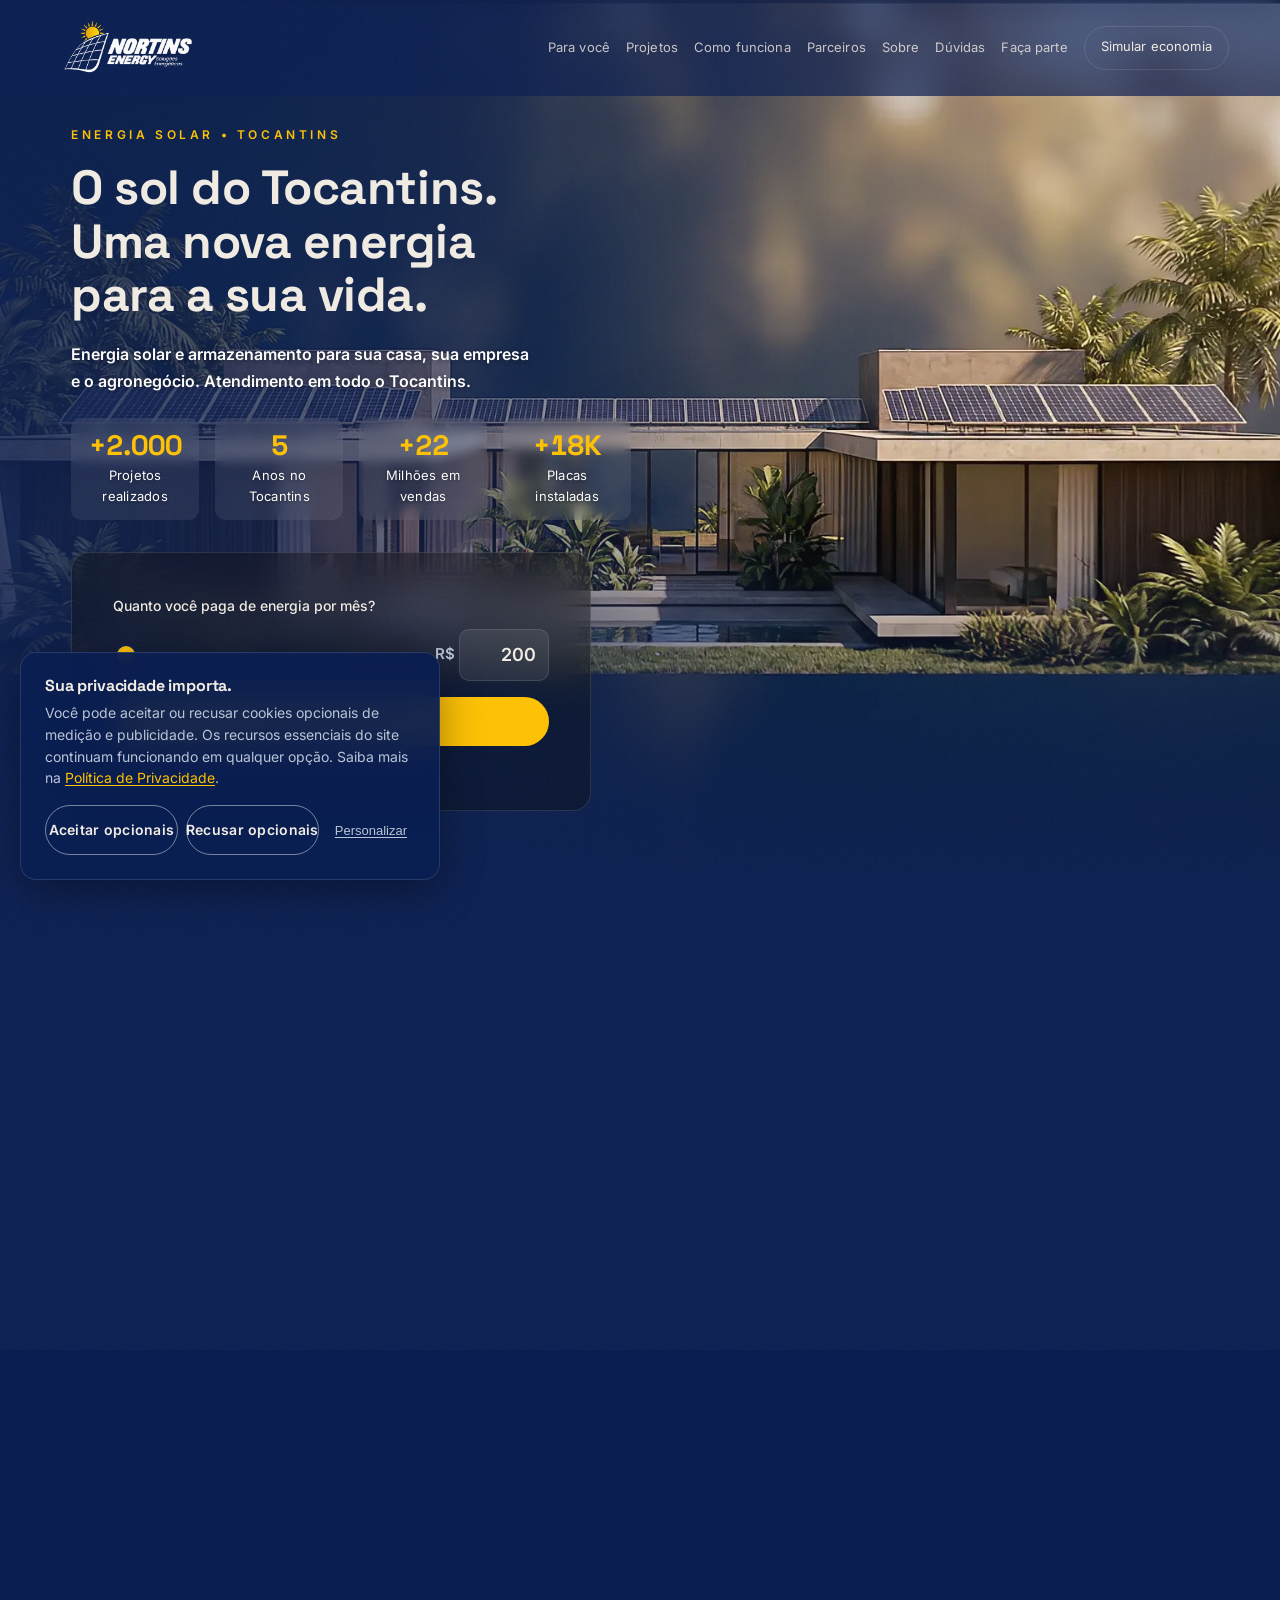
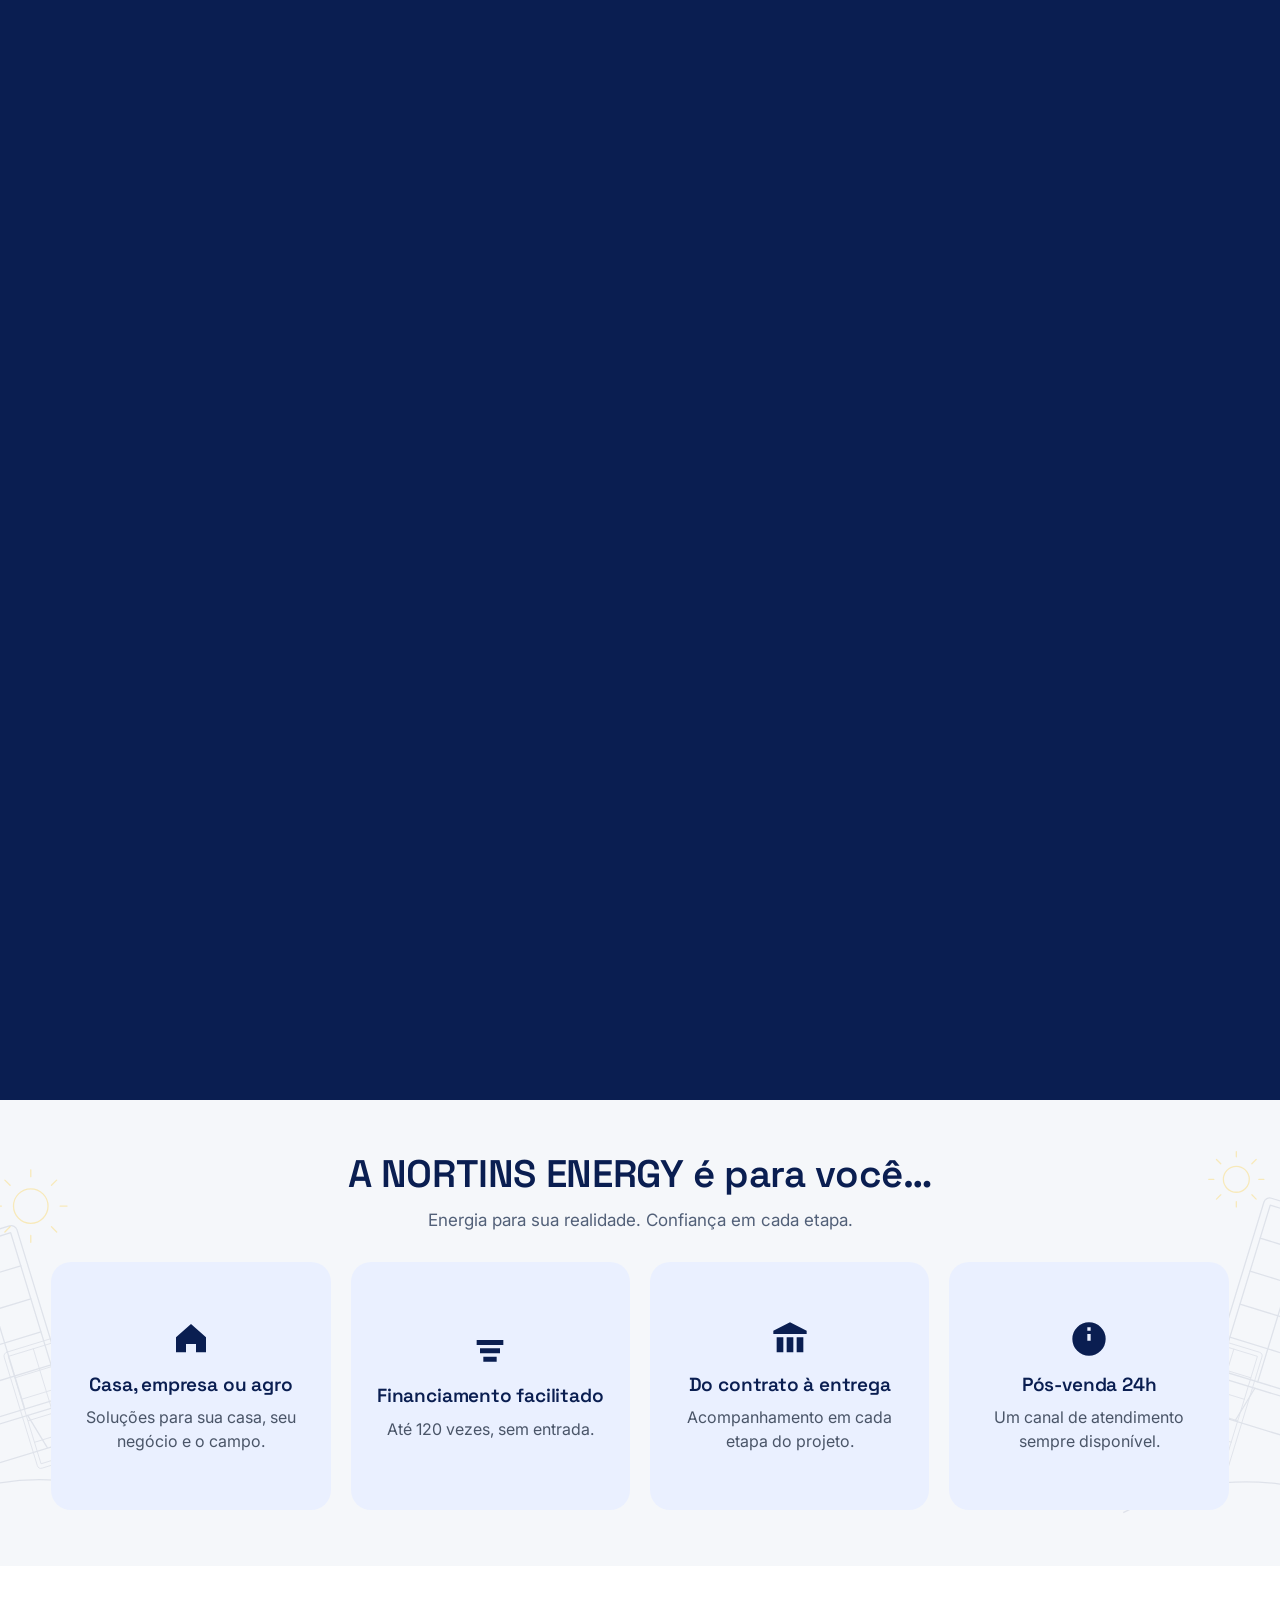
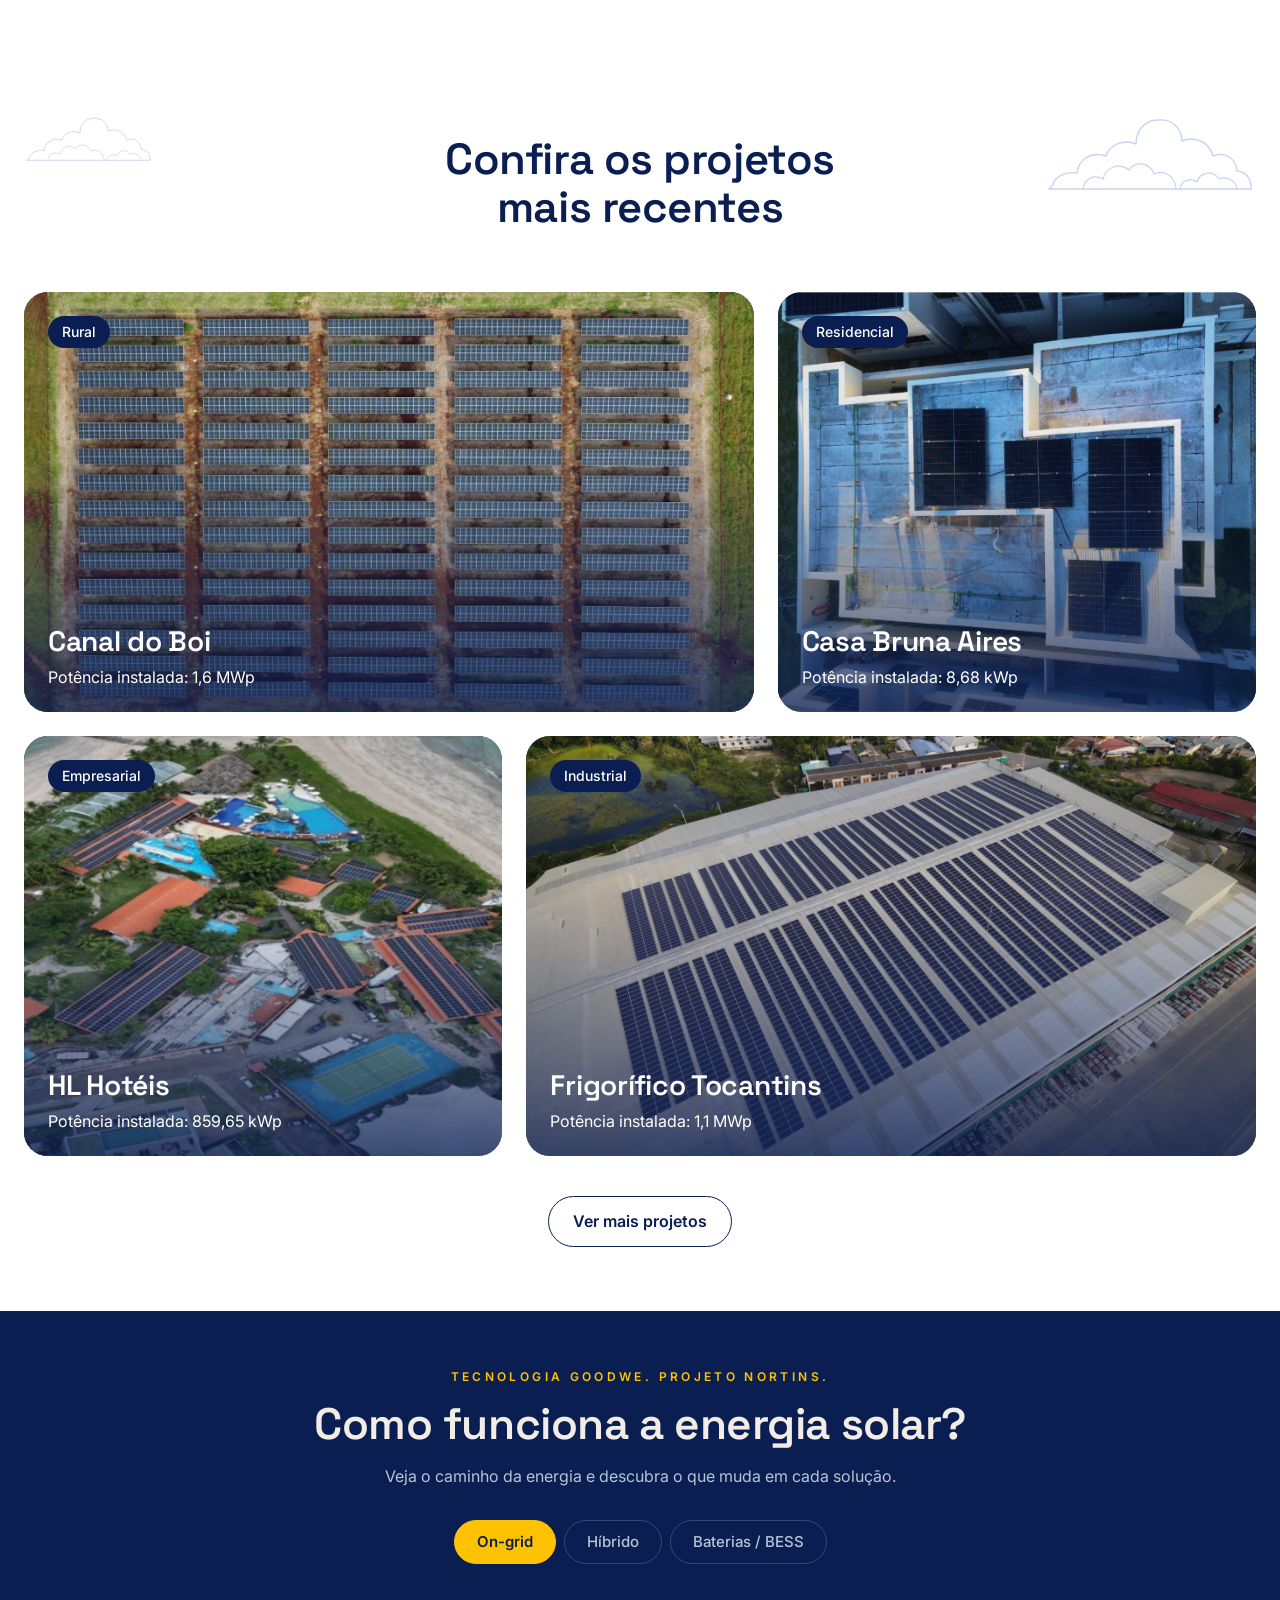
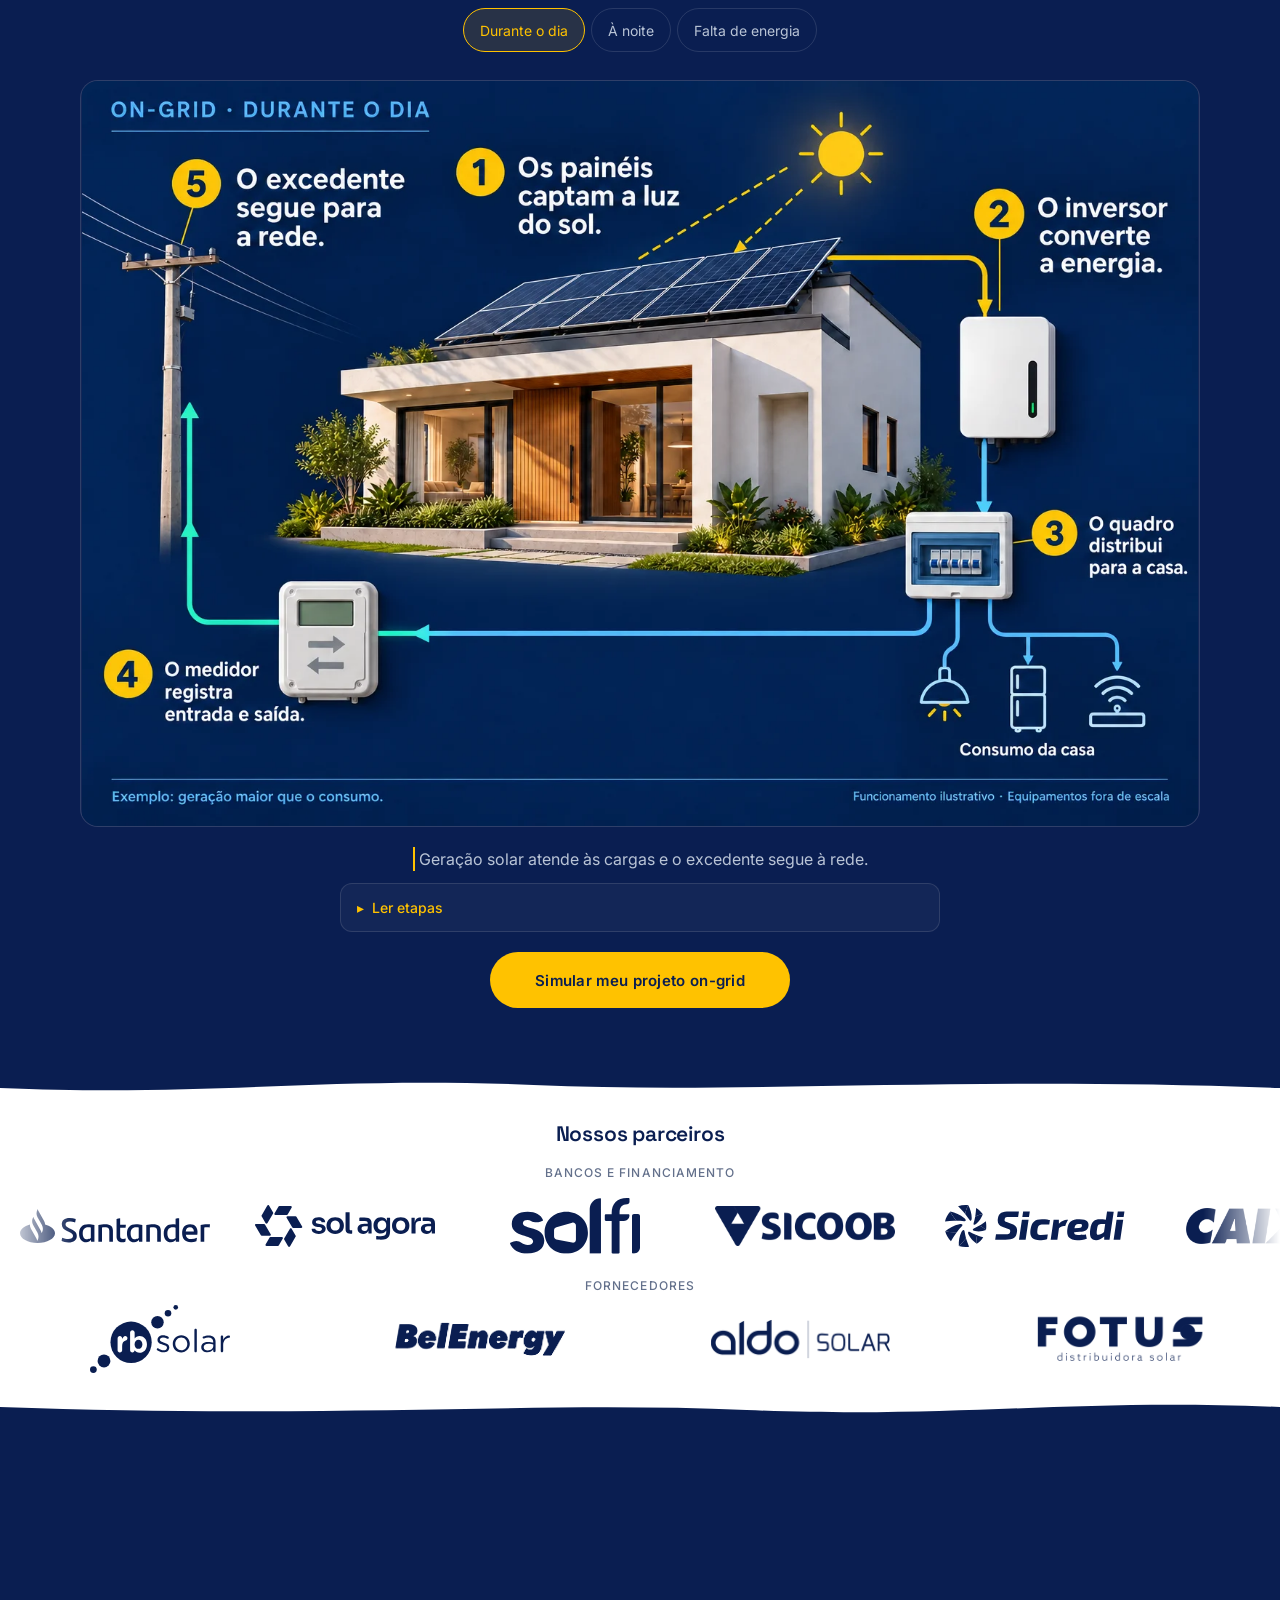
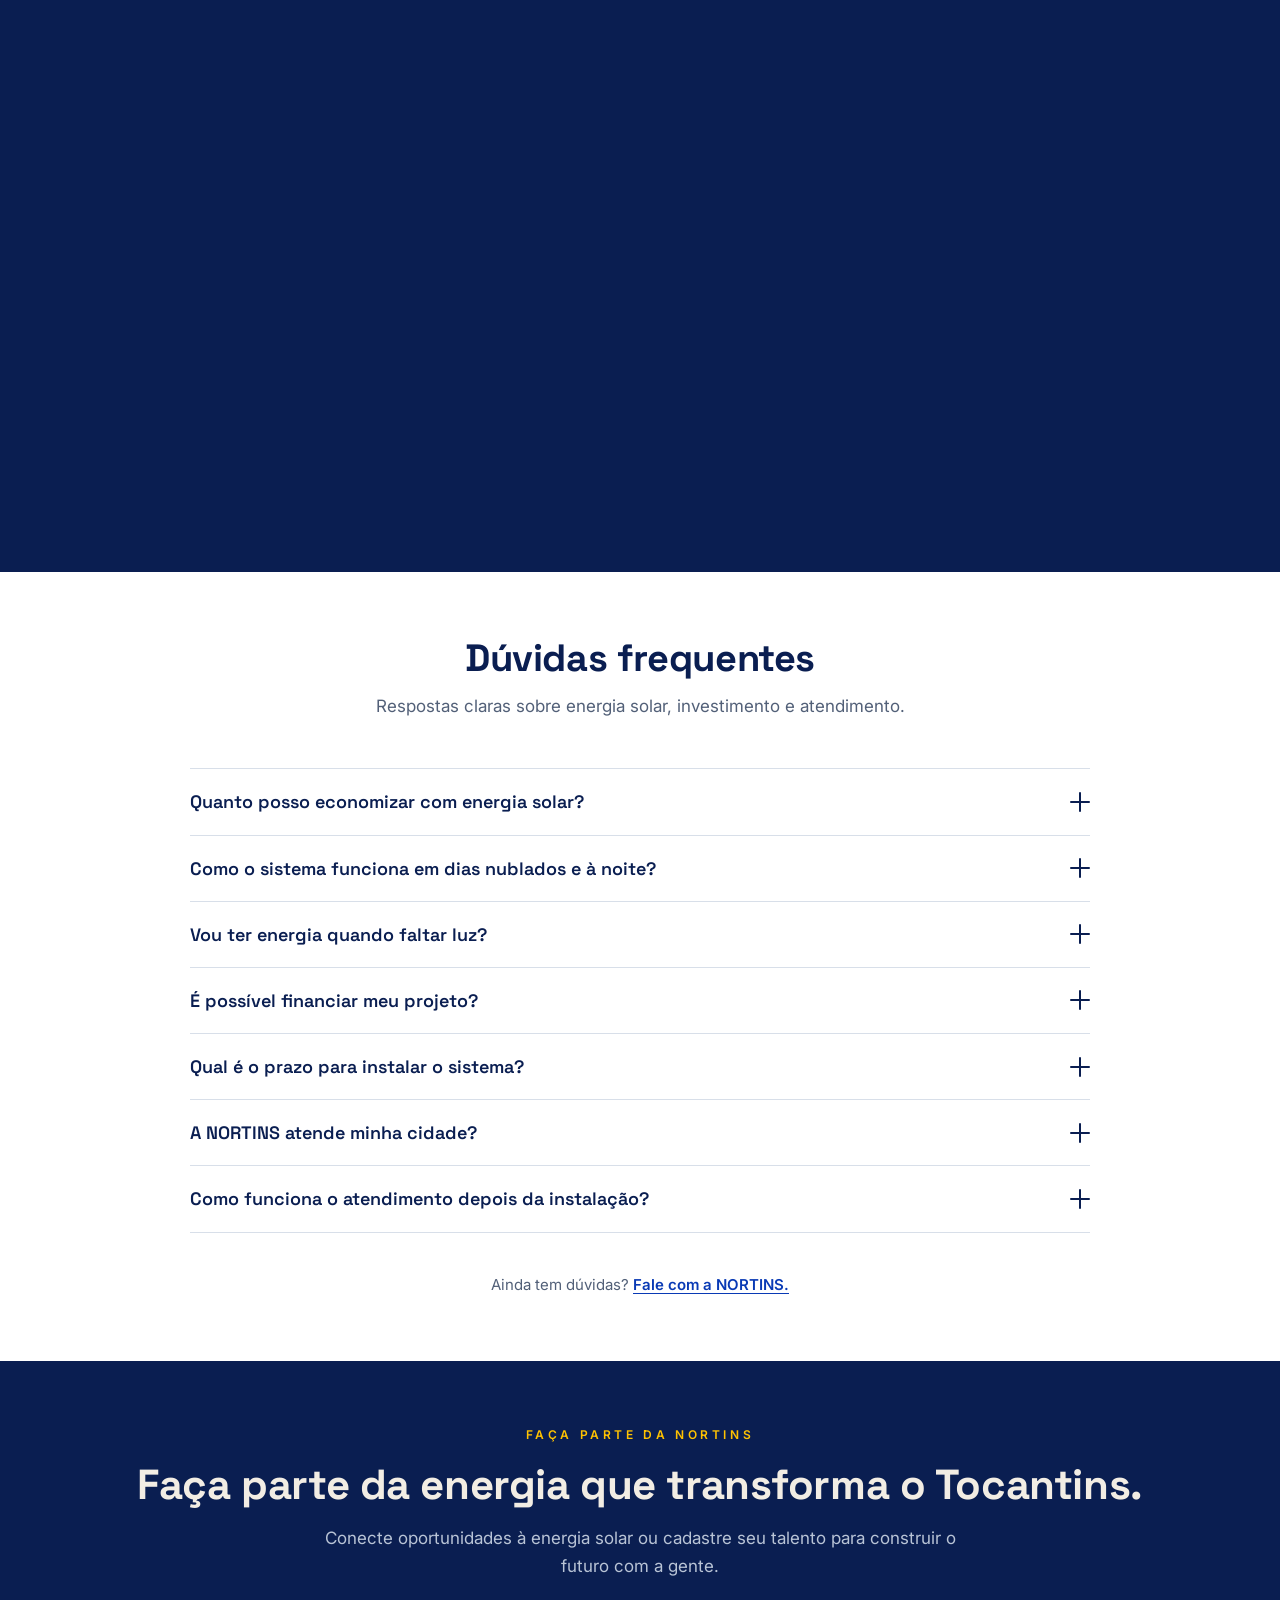
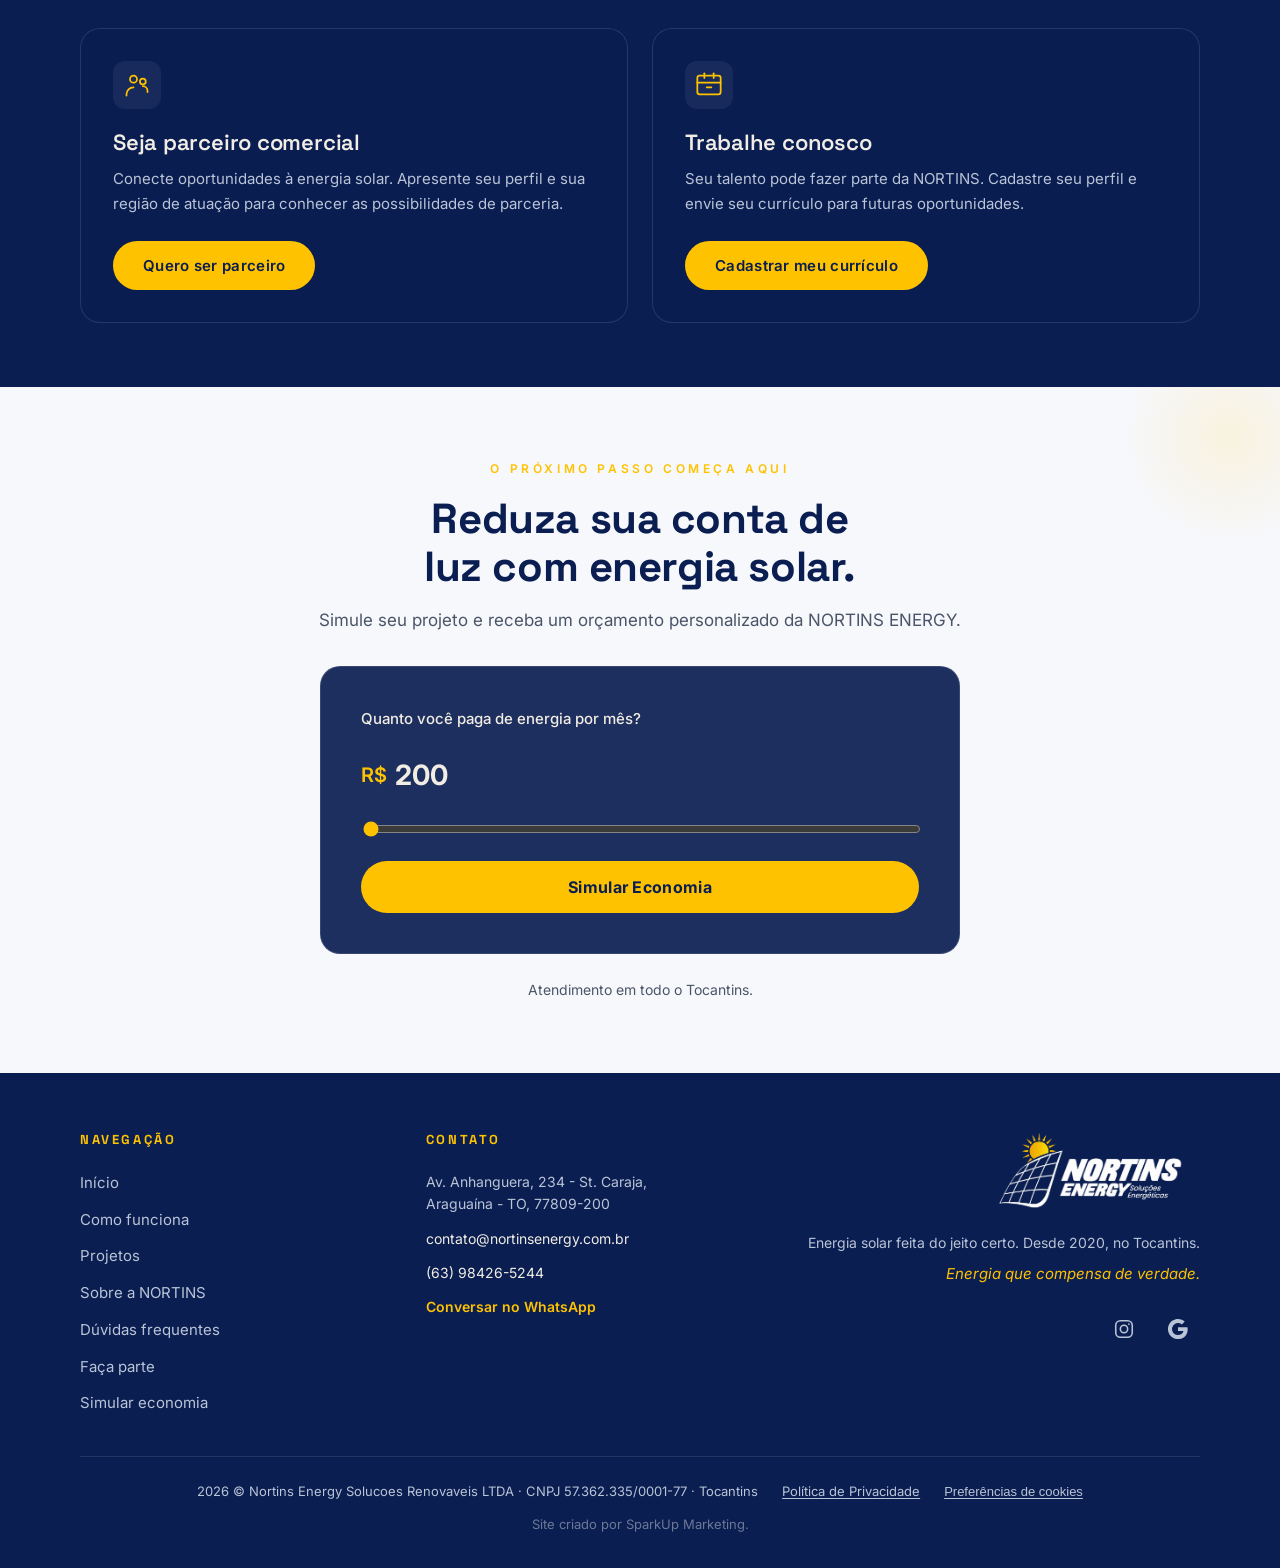
<file: index.html>
<!doctype html>
<!--
  NORTINS ENERGY · Site Cinematográfico por Labrego IA (labregoia.com.br)
  Projeto: LBG-SC-20261024-78260A16D8 · Assinatura LBG-SC-2026-v1
  © 2026 Labrego IA. Estrutura, código e método licenciados.
-->
<html lang="pt-BR">
<head>
  <meta charset="utf-8">
  <meta name="viewport" content="width=device-width, initial-scale=1">
  <title>NORTINS ENERGY — Soluções Energéticas</title>
  <meta name="description" content="Energia solar e armazenamento para sua casa, sua empresa e o agronegócio no Tocantins. Mais de 1.000 projetos entregues com acompanhamento completo.">
  <meta name="generator" content="Site Cinematográfico · Labrego IA">
  <meta name="author" content="Labrego IA · labregoia.com.br">
  <meta property="og:title" content="NORTINS ENERGY — Soluções Energéticas">
  <meta property="og:description" content="Energia solar e armazenamento para sua casa, sua empresa e o agronegócio no Tocantins. Mais de 1.000 projetos entregues com acompanhamento completo.">
  <meta property="og:image" content="assets/frames/desktop/f_0001.webp">
  <meta name="theme-color" content="#0A1E51">
  <link rel="preconnect" href="https://fonts.googleapis.com">
  <link rel="preconnect" href="https://fonts.gstatic.com" crossorigin>
  <link rel="preload" as="style" href="https://fonts.googleapis.com/css2?family=Space+Grotesk:wght@700&display=swap">
  <link href="https://fonts.googleapis.com/css2?family=Space+Grotesk:wght@400;500;600;700&family=Inter:wght@400;500;600&display=swap" rel="stylesheet">
  <link rel="preload" as="image" href="assets/frames/desktop/f_0001.webp">
  <link rel="stylesheet" href="estilo.css">
<link rel="stylesheet" href="cookies.css">
<link rel="stylesheet" href="cadastros.css">
</head>
<body>

<header class="topo" data-site-header>
  <a href="#inicio" class="marca" aria-label="NORTINS ENERGY — Início">
    <img src="assets/logo-branca.png" alt="NORTINS ENERGY" class="marca-logo" width="2003" height="785">
  </a>
  <button type="button" class="menu-toggle" aria-expanded="false" aria-controls="site-menu" aria-label="Abrir menu de navegação">
    <span>Menu</span>
    <svg width="22" height="22" viewBox="0 0 24 24" fill="none" stroke="currentColor" stroke-width="1.8" stroke-linecap="round" aria-hidden="true" focusable="false"><path class="menu-toggle__abrir" d="M4 6h16M4 12h16M4 18h16"/><path class="menu-toggle__fechar" d="m6 6 12 12M6 18 18 6"/></svg>
  </button>
  <nav class="menu" id="site-menu" aria-label="Seções do site">
    <a href="#beneficios">Para você</a>
    <a href="#projetos-recentes">Projetos</a>
    <a href="#solucoes">Como funciona</a>
    <a href="#parceiros">Parceiros</a>
    <a href="#sobre">Sobre</a>
    <a href="#faq">Dúvidas</a>
    <a href="#faca-parte">Faça parte</a>
    <a href="#contato" class="menu-cta">Simular economia</a>
  </nav>
</header>

<main>

  <!-- ABERTURA: vídeo toca com a rolagem. Calculadora integrada controla transição dia/noite. -->
  <section id="inicio" class="cine" style="--altura: 300vh">
    <div class="cine-palco">
      <canvas class="cine-canvas" aria-hidden="true"></canvas>
      <div class="cine-vinheta"></div>

      <div class="hero-conteudo">
        <div class="hero-texto">
          <span class="hero-sobretitulo">ENERGIA SOLAR • TOCANTINS</span>
          <h1 class="hero-titulo">O sol do Tocantins. Uma nova energia para a sua vida.</h1>
          <p class="hero-apoyo">Energia solar e armazenamento para sua casa, sua empresa e o agronegócio. Atendimento em todo o Tocantins.</p>
          <div class="hero-indicadores">
            <div class="hero-ind"><strong data-count="2000" data-prefix="+" data-suffix="">+2.000</strong><span>Projetos realizados</span></div>
            <div class="hero-ind"><strong data-count="5" data-prefix="" data-suffix="">5</strong><span>Anos no Tocantins</span></div>
            <div class="hero-ind"><strong data-count="22" data-prefix="+" data-suffix="">+22</strong><span>Milhões em vendas</span></div>
            <div class="hero-ind"><strong data-count="18000" data-prefix="+" data-format="k">+18K</strong><span>Placas instaladas</span></div>
          </div>
        </div>

        <div class="hero-calculadora painel painel--vidro">
          <label class="calc-rotulo" for="calc-slider">Quanto você paga de energia por mês?</label>
          <div class="calc-controles">
            <input type="range" id="calc-slider" class="calc-slider" min="200" max="1600" step="100" value="200" aria-describedby="calc-valor-label">
            <div class="calc-input-grupo">
              <span class="calc-prefixo">R$</span>
              <input type="number" id="calc-input" class="calc-input" min="200" max="1600" step="100" value="200" inputmode="numeric" aria-label="Valor da conta de energia">
            </div>
          </div>
          <button type="button" class="botao calc-botao" id="btn-simular">Simular Economia</button>
          <p class="calc-aviso" id="calc-aviso" role="status" aria-live="polite"></p>
        </div>
      </div>

      <div class="cine-dica" aria-hidden="true"><span></span>role</div>
    </div>
  </section>

  <!-- BENEFÍCIOS COM FLIP 3D -->
  <section id="beneficios" class="secao secao--beneficios">
    <div class="secao-grade secao-grade--centro">
      <h2 class="beneficios-titulo revelar">A NORTINS ENERGY é para você…</h2>
      <p class="beneficios-subtitulo revelar">Energia para sua realidade. Confiança em cada etapa.</p>
      <div class="beneficios-grid">
        <div class="cartao-flip revelar" style="--delay: 0ms" tabindex="0" role="button" aria-label="Casa, empresa ou agro — virar cartão">
          <div class="cartao-flip-interno">
            <div class="cartao-frente">
              <svg class="cartao-icone" viewBox="0 0 48 48" aria-hidden="true"><path fill="currentColor" d="M6 22v18h12V30h12v10h12V22L24 6 6 22Z"/></svg>
              <h3>Casa, empresa ou agro</h3>
              <p>Soluções para sua casa, seu negócio e o campo.</p>
            </div>
            <div class="cartao-verso" aria-hidden="true">
              <h3>Para sua realidade</h3>
              <p>Avaliamos o consumo e o local para orientar uma solução adequada.</p>
            </div>
          </div>
        </div>
        <div class="cartao-flip revelar" style="--delay: 100ms" tabindex="0" role="button" aria-label="Financiamento facilitado — virar cartão">
          <div class="cartao-flip-interno">
            <div class="cartao-frente">
              <svg class="cartao-icone" viewBox="0 0 48 48" aria-hidden="true"><path fill="currentColor" d="M8 12h32v6H8zm4 10h24v6H12zm4 10h16v6H16z"/></svg>
              <h3>Financiamento facilitado</h3>
              <p>Até 120 vezes, sem entrada.</p>
            </div>
            <div class="cartao-verso" aria-hidden="true">
              <h3>Planeje seu projeto</h3>
              <p>Conheça as opções disponíveis e as condições aplicáveis à proposta.</p>
            </div>
          </div>
        </div>
        <div class="cartao-flip revelar" style="--delay: 200ms" tabindex="0" role="button" aria-label="Do contrato à entrega — virar cartão">
          <div class="cartao-flip-interno">
            <div class="cartao-frente">
              <svg class="cartao-icone" viewBox="0 0 48 48" aria-hidden="true"><path fill="currentColor" d="M24 4 4 14v4h40v-4L24 4ZM8 22v18h8V22H8Zm12 0v18h8V22h-8Zm12 0v18h8V22h-8Z"/></svg>
              <h3>Do contrato à entrega</h3>
              <p>Acompanhamento em cada etapa do projeto.</p>
            </div>
            <div class="cartao-verso" aria-hidden="true">
              <h3>Compromisso com você</h3>
              <p>Agilidade e acompanhamento, com atenção ao prazo combinado.</p>
            </div>
          </div>
        </div>
        <div class="cartao-flip revelar" style="--delay: 300ms" tabindex="0" role="button" aria-label="Pós-venda 24h — virar cartão">
          <div class="cartao-flip-interno">
            <div class="cartao-frente">
              <svg class="cartao-icone" viewBox="0 0 48 48" aria-hidden="true"><path fill="currentColor" d="M24 4a20 20 0 1 0 0 40 20 20 0 0 0 0-40Zm2 22h-4v-8h4v8Zm0-12h-4V10h4v4Z"/></svg>
              <h3>Pós-venda 24h</h3>
              <p>Um canal de atendimento sempre disponível.</p>
            </div>
            <div class="cartao-verso" aria-hidden="true">
              <h3>Depois da instalação</h3>
              <p>Atendimento de pós-venda disponível 24 horas por dia.</p>
            </div>
          </div>
        </div>
      </div>
    </div>
  </section>

  <!-- PROJETOS RECENTES -->
  <section id="projetos-recentes" class="nortins-projects">
    <div class="nortins-projects__inner">
      <header class="nortins-projects__header">
        <img class="nortins-projects__cloud nortins-projects__cloud--left" src="assets/cloud-outline.svg" alt="" aria-hidden="true">
        <img class="nortins-projects__cloud nortins-projects__cloud--right" src="assets/cloud-outline.svg" alt="" aria-hidden="true">
        <h2 class="nortins-projects__title">Confira os projetos mais recentes</h2>
      </header>
      <div class="nortins-projects__grid">
        <article class="nortins-project-card">
          <img class="nortins-project-card__image" src="assets/images/projects/canal-do-boi.png" alt="Vista aérea de uma instalação de painéis solares no solo — Canal do Boi." loading="lazy">
          <span class="nortins-project-card__category">Rural</span>
          <div class="nortins-project-card__info">
            <h3 class="nortins-project-card__name">Canal do Boi</h3>
            <p class="nortins-project-card__power">Potência instalada: 1,6 MWp</p>
          </div>
        </article>
        <article class="nortins-project-card">
          <img class="nortins-project-card__image" src="assets/images/projects/casa-bruna-aires.png" alt="Vista aérea dos painéis solares no telhado — Casa Bruna Aires." loading="lazy">
          <span class="nortins-project-card__category">Residencial</span>
          <div class="nortins-project-card__info">
            <h3 class="nortins-project-card__name">Casa Bruna Aires</h3>
            <p class="nortins-project-card__power">Potência instalada: 8,68 kWp</p>
          </div>
        </article>
        <article class="nortins-project-card">
          <img class="nortins-project-card__image" src="assets/images/projects/hl-hoteis.png" alt="Vista aérea do complexo hoteleiro com painéis solares nos telhados — HL Hotéis." loading="lazy">
          <span class="nortins-project-card__category">Empresarial</span>
          <div class="nortins-project-card__info">
            <h3 class="nortins-project-card__name">HL Hotéis</h3>
            <p class="nortins-project-card__power">Potência instalada: 859,65 kWp</p>
          </div>
        </article>
        <article class="nortins-project-card">
          <img class="nortins-project-card__image" src="assets/images/projects/frigorifico-tocantins.png" alt="Vista aérea de cobertura industrial com painéis solares — Frigorífico Tocantins." loading="lazy">
          <span class="nortins-project-card__category">Industrial</span>
          <div class="nortins-project-card__info">
            <h3 class="nortins-project-card__name">Frigorífico Tocantins</h3>
            <p class="nortins-project-card__power">Potência instalada: 1,1 MWp</p>
          </div>
        </article>
      </div>
      <div class="nortins-projects__actions">
        <a href="projetos.html" class="nortins-projects__more">Ver mais projetos</a>
      </div>
    </div>
  </section>

  <!-- COMO FUNCIONA A ENERGIA SOLAR -->
  <section id="solucoes" class="solar-how">
    <div class="solar-how__inner">
      <header class="solar-how__header revelar">
        <span class="solar-how__eyebrow">TECNOLOGIA GOODWE. PROJETO NORTINS.</span>
        <h2 class="solar-how__title">Como funciona a energia solar?</h2>
        <p class="solar-how__intro">Veja o caminho da energia e descubra o que muda em cada solução.</p>
      </header>

      <div class="solar-how__controls revelar">
        <div class="solar-how__tabs" role="tablist" aria-label="Sistema solar">
          <button type="button" role="tab" id="tab-ongrid" aria-selected="true" class="solar-how__tab solar-how__tab--active" data-solution="on-grid">On-grid</button>
          <button type="button" role="tab" id="tab-hibrido" aria-selected="false" class="solar-how__tab" data-solution="hybrid" tabindex="-1">Híbrido</button>
          <button type="button" role="tab" id="tab-bess" aria-selected="false" class="solar-how__tab" data-solution="storage-bess" tabindex="-1">Baterias / BESS</button>
        </div>
        <div class="solar-how__conditions" role="radiogroup" aria-label="Condição da residência">
          <label class="solar-how__condition solar-how__condition--active">
            <input type="radio" name="solar-condition" value="day" checked> Durante o dia
          </label>
          <label class="solar-how__condition">
            <input type="radio" name="solar-condition" value="night"> À noite
          </label>
          <label class="solar-how__condition">
            <input type="radio" name="solar-condition" value="outage"> Falta de energia
          </label>
        </div>
      </div>

      <div class="solar-how__viewer revelar">
        <div class="solar-how__frame">
          <img class="solar-how__img" src="assets/img/solar/quadros/01-ongrid-dia.webp" alt="On-grid durante o dia. Geração solar atende às cargas e o excedente segue à rede." width="1536" height="1024" loading="lazy">
        </div>
        <div class="solar-how__info">
          <p class="solar-how__caption" aria-live="polite">Geração solar atende às cargas e o excedente segue à rede.</p>
          <details class="solar-how__steps-expander">
            <summary>Ler etapas</summary>
            <ol class="solar-how__steps">
              <li>Os painéis captam a luz do sol.</li>
              <li>O inversor converte a energia.</li>
              <li>O quadro distribui para a casa.</li>
              <li>O medidor registra entrada e saída.</li>
              <li>O excedente segue para a rede.</li>
            </ol>
          </details>
          <button type="button" class="botao solar-how__cta" data-sim-solution="on-grid">Simular meu projeto on-grid</button>
        </div>
      </div>

      </div>
  </section>

  <!-- PARCEIROS -->
  <section id="parceiros" class="nortins-partners" aria-labelledby="partners-title">
    <svg class="nortins-partners__edge" viewBox="0 0 1440 32" preserveAspectRatio="none" aria-hidden="true"><path d="M0 20C240 32 360 4 600 16S1080 4 1440 20V32H0Z" fill="#fff"/></svg>
    <h2 id="partners-title" class="nortins-partners__title">Nossos parceiros</h2>
    <div class="nortins-partners__row nortins-partners__row--financiamento">
      <h3>Bancos e financiamento</h3>
      <div class="nortins-partners__viewport">
        <div class="nortins-partners__track">
          <ul class="nortins-partners__group" role="list">
            <li class="nortins-partners__item"><img src="assets/img/partners/santander-azul.svg" alt="Santander" style="--logo-width:190px;--logo-height:48px" width="190" height="48"></li>
            <li class="nortins-partners__item"><img src="assets/img/partners/sol-agora-azul.svg" alt="Sol Agora" style="--logo-width:180px;--logo-height:48px" width="180" height="48"></li>
            <li class="nortins-partners__item"><img src="assets/img/partners/solfi-azul.svg" alt="Solfi" style="--logo-width:140px;--logo-height:56px" width="140" height="56"></li>
            <li class="nortins-partners__item"><img src="assets/img/partners/sicoob-azul.svg" alt="Sicoob" style="--logo-width:180px;--logo-height:48px" width="180" height="48"></li>
            <li class="nortins-partners__item"><img src="assets/img/partners/sicredi-azul.svg" alt="Sicredi" style="--logo-width:180px;--logo-height:48px" width="180" height="48"></li>
            <li class="nortins-partners__item"><img src="assets/img/partners/caixa-azul.svg" alt="CAIXA" style="--logo-width:158px;--logo-height:48px" width="158" height="48"></li>
          </ul>
          <ul class="nortins-partners__group" aria-hidden="true">
            <li class="nortins-partners__item"><img src="assets/img/partners/santander-azul.svg" alt="Santander" style="--logo-width:190px;--logo-height:48px" width="190" height="48"></li>
            <li class="nortins-partners__item"><img src="assets/img/partners/sol-agora-azul.svg" alt="Sol Agora" style="--logo-width:180px;--logo-height:48px" width="180" height="48"></li>
            <li class="nortins-partners__item"><img src="assets/img/partners/solfi-azul.svg" alt="Solfi" style="--logo-width:140px;--logo-height:56px" width="140" height="56"></li>
            <li class="nortins-partners__item"><img src="assets/img/partners/sicoob-azul.svg" alt="Sicoob" style="--logo-width:180px;--logo-height:48px" width="180" height="48"></li>
            <li class="nortins-partners__item"><img src="assets/img/partners/sicredi-azul.svg" alt="Sicredi" style="--logo-width:180px;--logo-height:48px" width="180" height="48"></li>
            <li class="nortins-partners__item"><img src="assets/img/partners/caixa-azul.svg" alt="CAIXA" style="--logo-width:158px;--logo-height:48px" width="158" height="48"></li>
          </ul>
        </div>
      </div>
    </div>
    <div class="nortins-partners__row nortins-partners__row--fornecedor">
      <h3>Fornecedores</h3>
      <div class="nortins-partners__viewport">
        <div class="nortins-partners__track">
          <ul class="nortins-partners__group" role="list">
            <li class="nortins-partners__item"><img src="assets/img/partners/rb-solar-azul.svg" alt="RB Solar" style="--logo-width:150px;--logo-height:68px" width="150" height="68"></li>
            <li class="nortins-partners__item"><img src="assets/img/partners/belenergy-azul.svg" alt="BelEnergy" style="--logo-width:172px;--logo-height:48px" width="172" height="48"></li>
            <li class="nortins-partners__item"><img src="assets/img/partners/aldo-solar-azul.svg" alt="Aldo Solar" style="--logo-width:180px;--logo-height:48px" width="180" height="48"></li>
            <li class="nortins-partners__item"><img src="assets/img/partners/fotus-azul.svg" alt="Fotus" style="--logo-width:174px;--logo-height:54px" width="174" height="54"></li>
          </ul>
          <ul class="nortins-partners__group" aria-hidden="true">
            <li class="nortins-partners__item"><img src="assets/img/partners/rb-solar-azul.svg" alt="RB Solar" style="--logo-width:150px;--logo-height:68px" width="150" height="68"></li>
            <li class="nortins-partners__item"><img src="assets/img/partners/belenergy-azul.svg" alt="BelEnergy" style="--logo-width:172px;--logo-height:48px" width="172" height="48"></li>
            <li class="nortins-partners__item"><img src="assets/img/partners/aldo-solar-azul.svg" alt="Aldo Solar" style="--logo-width:180px;--logo-height:48px" width="180" height="48"></li>
            <li class="nortins-partners__item"><img src="assets/img/partners/fotus-azul.svg" alt="Fotus" style="--logo-width:174px;--logo-height:54px" width="174" height="54"></li>
          </ul>
        </div>
      </div>
    </div>
    <svg class="nortins-partners__edge nortins-partners__edge--bottom" viewBox="0 0 1440 32" preserveAspectRatio="none" aria-hidden="true"><path d="M0 20C240 32 360 4 600 16S1080 4 1440 20V32H0Z" fill="#fff"/></svg>
  </section>

  <!-- SOBRE A NORTINS -->
  <section id="sobre" class="nortins-about revelar">
    <div class="nortins-about__inner">
      <span class="nortins-about__eyebrow">POR QUE A NORTINS ENERGY EXISTE</span>
      <h2 class="nortins-about__title">Tem muita coisa errada no mercado solar. A gente escolheu o lado oposto.</h2>
      <p class="nortins-about__intro">Quem investe em energia solar precisa saber o que está contratando, como o sistema vai atender ao seu consumo e com quem contar depois. Com raízes no Tocantins, a NORTINS ENERGY une tecnologia e acompanhamento próximo para dar clareza a cada etapa, da proposta à entrega.</p>

      <div class="nortins-about__columns">
        <article class="nortins-about__col">
          <h3>Compromisso que vai além do contrato</h3>
          <p>Da assinatura do contrato à entrega, o cliente precisa de informação, acompanhamento e compromisso com o prazo combinado. É isso que orienta nossa atuação: agilidade para executar e responsabilidade para conduzir cada etapa.</p>
        </article>
        <article class="nortins-about__col">
          <h3>Um projeto que considera sua realidade</h3>
          <p>Uma casa, uma empresa e uma propriedade rural têm necessidades diferentes. Consumo, condições de instalação e objetivos do cliente orientam a solução, seja on-grid, híbrida ou com armazenamento. A tecnologia precisa fazer sentido para quem vai usar.</p>
        </article>
        <article class="nortins-about__col">
          <h3>Economia explicada com clareza</h3>
          <p>A economia depende do consumo, da tarifa e do dimensionamento do sistema. Estimativas e condições comerciais precisam ser claras. O cliente deve entender a proposta antes de decidir, sem confundir uma simulação com um resultado garantido.</p>
        </article>
      </div>

      <p class="nortins-about__closing">A relação com o cliente continua depois da instalação. Nosso pós-venda está disponível 24 horas por dia para receber suas demandas. A confiança que buscamos construir no Tocantins vem desse compromisso: estar presente antes, durante e depois da entrega.</p>
    </div>
  </section>

  <!-- PERGUNTAS FREQUENTES -->
  <section id="faq" class="nortins-faq revelar">
    <div class="nortins-faq__inner">
      <header class="nortins-faq__header">
        <h2 class="nortins-faq__title">Dúvidas frequentes</h2>
        <p class="nortins-faq__intro">Respostas claras sobre energia solar, investimento e atendimento.</p>
      </header>

      <div class="nortins-faq__list">
        <details class="nortins-faq__item">
          <summary class="nortins-faq__question">
            <span>Quanto posso economizar com energia solar?</span>
            <span class="nortins-faq__icon" aria-hidden="true"></span>
          </summary>
          <div class="nortins-faq__answer">
            <p>A economia depende do seu consumo, da tarifa de energia, das condições do imóvel e do dimensionamento do sistema. A análise da sua conta ajuda a estimar o potencial de economia e orientar uma solução adequada à sua realidade.</p>
          </div>
        </details>

        <details class="nortins-faq__item">
          <summary class="nortins-faq__question">
            <span>Como o sistema funciona em dias nublados e à noite?</span>
            <span class="nortins-faq__icon" aria-hidden="true"></span>
          </summary>
          <div class="nortins-faq__answer">
            <p>Os painéis podem gerar energia em dias nublados, geralmente em menor quantidade. À noite, não há geração solar: o fornecimento vem da rede elétrica ou da energia armazenada em baterias, quando esse recurso faz parte do projeto.</p>
          </div>
        </details>

        <details class="nortins-faq__item">
          <summary class="nortins-faq__question">
            <span>Vou ter energia quando faltar luz?</span>
            <span class="nortins-faq__icon" aria-hidden="true"></span>
          </summary>
          <div class="nortins-faq__answer">
            <p>O sistema on-grid convencional não fornece backup durante uma queda da rede. Sistemas híbridos com baterias e configuração adequada podem atender aos circuitos previstos no projeto, conforme a reserva disponível e os limites dos equipamentos.</p>
          </div>
        </details>

        <details class="nortins-faq__item">
          <summary class="nortins-faq__question">
            <span>É possível financiar meu projeto?</span>
            <span class="nortins-faq__icon" aria-hidden="true"></span>
          </summary>
          <div class="nortins-faq__answer">
            <p>Sim. A NORTINS ENERGY oferece opções de financiamento em até 120 vezes, sem entrada, conforme as condições disponíveis e a aprovação de crédito da instituição financeira. Nossa equipe apresenta as alternativas aplicáveis à sua proposta.</p>
          </div>
        </details>

        <details class="nortins-faq__item">
          <summary class="nortins-faq__question">
            <span>Qual é o prazo para instalar o sistema?</span>
            <span class="nortins-faq__icon" aria-hidden="true"></span>
          </summary>
          <div class="nortins-faq__answer">
            <p>O prazo varia conforme o tamanho do projeto, as condições de instalação e as etapas necessárias para sua execução. O cronograma é alinhado na contratação, com acompanhamento da NORTINS da assinatura do contrato à entrega do sistema.</p>
          </div>
        </details>

        <details class="nortins-faq__item">
          <summary class="nortins-faq__question">
            <span>A NORTINS atende minha cidade?</span>
            <span class="nortins-faq__icon" aria-hidden="true"></span>
          </summary>
          <div class="nortins-faq__answer">
            <p>Atendemos todo o Tocantins, com foco em Palmas e região e Araguaína e região. Desenvolvemos soluções para residências, empresas e propriedades rurais.</p>
          </div>
        </details>

        <details class="nortins-faq__item">
          <summary class="nortins-faq__question">
            <span>Como funciona o atendimento depois da instalação?</span>
            <span class="nortins-faq__icon" aria-hidden="true"></span>
          </summary>
          <div class="nortins-faq__answer">
            <p>Nosso pós-venda está disponível 24 horas por dia para receber dúvidas e solicitações. A relação com o cliente continua após a entrega, com orientação e acompanhamento das demandas apresentadas.</p>
          </div>
        </details>
      </div>

      <p class="nortins-faq__footer">Ainda tem dúvidas? <a href="#contato" class="nortins-faq__link">Fale com a NORTINS.</a></p>
    </div>
  </section>

  <!-- FAÇA PARTE -->
  <section id="faca-parte" class="faca-parte revelar">
    <div class="faca-parte__inner">
      <header class="faca-parte__header">
        <span class="faca-parte__rotulo">FAÇA PARTE DA NORTINS</span>
        <h2 class="faca-parte__titulo">Faça parte da energia que transforma o Tocantins.</h2>
        <p class="faca-parte__intro">Conecte oportunidades à energia solar ou cadastre seu talento para construir o futuro com a gente.</p>
      </header>
      <div class="faca-parte__cards">
        <article class="faca-parte__card">
          <div class="faca-parte__icon" aria-hidden="true">
            <svg width="28" height="28" viewBox="0 0 24 24" fill="none" stroke="currentColor" stroke-width="1.5" stroke-linecap="round" stroke-linejoin="round"><circle cx="9" cy="7" r="3"/><circle cx="17" cy="9" r="2.5"/><path d="M3 21v-1a6 6 0 0 1 6-6h0"/><path d="M17 13a4 4 0 0 1 4 4v1"/></svg>
          </div>
          <h3 class="faca-parte__card-titulo">Seja parceiro comercial</h3>
          <p class="faca-parte__card-texto">Conecte oportunidades à energia solar. Apresente seu perfil e sua região de atuação para conhecer as possibilidades de parceria.</p>
          <button type="button" class="botao faca-parte__btn" data-open-modal="modal-parceria">Quero ser parceiro</button>
        </article>
        <article class="faca-parte__card">
          <div class="faca-parte__icon" aria-hidden="true">
            <svg width="28" height="28" viewBox="0 0 24 24" fill="none" stroke="currentColor" stroke-width="1.5" stroke-linecap="round" stroke-linejoin="round"><rect x="2" y="4" width="20" height="16" rx="2"/><path d="M8 2v4"/><path d="M16 2v4"/><path d="M2 10h20"/><path d="M10 14h4"/></svg>
          </div>
          <h3 class="faca-parte__card-titulo">Trabalhe conosco</h3>
          <p class="faca-parte__card-texto">Seu talento pode fazer parte da NORTINS. Cadastre seu perfil e envie seu currículo para futuras oportunidades.</p>
          <button type="button" class="botao faca-parte__btn" data-open-modal="modal-talentos">Cadastrar meu currículo</button>
        </article>
      </div>
    </div>
  </section>

  <!-- FECHAMENTO / CALCULADORA -->
  <section id="contato" class="fechamento revelar">
    <div class="fechamento__sol" aria-hidden="true"></div>
    <div class="fechamento__inner">
      <span class="fechamento__rotulo">O PRÓXIMO PASSO COMEÇA AQUI</span>
      <h2 class="fechamento__titulo">Reduza sua conta de luz com energia solar.</h2>
      <p class="fechamento__desc">Simule seu projeto e receba um orçamento personalizado da NORTINS ENERGY.</p>

      <div class="fechamento__calc">
        <label class="fechamento__calc-label" for="calc-footer-valor">Quanto você paga de energia por mês?</label>
        <div class="fechamento__calc-row">
          <span class="fechamento__calc-prefix">R$</span>
          <input type="number" id="calc-footer-valor" class="fechamento__calc-input" min="200" max="1600" step="100" value="200" inputmode="numeric">
        </div>
        <input aria-label="Gasto mensal de energia" type="range" id="calc-footer-range" class="fechamento__calc-range" min="200" max="1600" step="100" value="200">
        <button type="button" class="botao fechamento__calc-btn" id="btn-simular-footer">Simular Economia</button>
      </div>

      <p class="fechamento__atendimento">Atendimento em todo o Tocantins.</p>
    </div>
  </section>

</main>

<!-- COOKIE BANNER -->
<div class="cookie-banner" id="cookie-banner" hidden role="dialog" aria-label="Preferências de cookies">
  <div class="cookie-banner__inner">
    <h3 class="cookie-banner__titulo">Sua privacidade importa.</h3>
    <p class="cookie-banner__texto">Você pode aceitar ou recusar cookies opcionais de medição e publicidade. Os recursos essenciais do site continuam funcionando em qualquer opção. Saiba mais na <a href="privacidade.html">Política de Privacidade</a>.</p>
    <div class="cookie-banner__acoes">
      <button type="button" class="botao cookie-banner__btn" id="cookie-aceitar">Aceitar opcionais</button>
      <button type="button" class="botao botao--secundario cookie-banner__btn" id="cookie-recusar">Recusar opcionais</button>
      <button type="button" class="cookie-banner__personalizar" id="cookie-personalizar">Personalizar</button>
    </div>
  </div>
</div>

<footer class="rodape">
  <div class="rodape__inner">
    <div class="rodape__col rodape__col--nav">
      <h4 class="rodape__col-titulo">NAVEGAÇÃO</h4>
      <nav aria-label="Rodapé">
        <a href="#inicio">Início</a>
        <a href="#solucoes">Como funciona</a>
        <a href="#projetos-recentes">Projetos</a>
        <a href="#sobre">Sobre a NORTINS</a>
        <a href="#faq">Dúvidas frequentes</a>
        <a href="#faca-parte">Faça parte</a>
        <a href="#contato">Simular economia</a>
      </nav>
    </div>
    <div class="rodape__col rodape__col--contato">
      <h4 class="rodape__col-titulo">CONTATO</h4>
      <p>Av. Anhanguera, 234 - St. Caraja,<br>Araguaína - TO, 77809-200</p>
      <p><a href="mailto:contato@nortinsenergy.com.br">contato@nortinsenergy.com.br</a></p>
      <p><a href="tel:+5563984265244">(63) 98426-5244</a></p>
      <p class="rodape__whats"><a href="https://wa.me/5563984265244" target="_blank" rel="noopener">Conversar no WhatsApp</a></p>
    </div>
    <div class="rodape__col rodape__col--marca">
      <img src="assets/logo-branca.png" alt="NORTINS ENERGY" class="rodape__logo">
      <p class="rodape__tagline">Energia solar feita do jeito certo. Desde 2020, no Tocantins.</p>
      <p class="rodape__slogan"><em>Energia que compensa de verdade.</em></p>
      <div class="rodape__social">
        <a href="https://www.instagram.com/nortinsenergy/" target="_blank" rel="noopener" aria-label="Instagram da NORTINS ENERGY"><svg width="22" height="22" viewBox="0 0 24 24" fill="none" stroke="currentColor" stroke-width="1.7" stroke-linecap="round" stroke-linejoin="round" aria-hidden="true" focusable="false"><rect x="3" y="3" width="18" height="18" rx="5"/><circle cx="12" cy="12" r="4"/><circle cx="17.4" cy="6.6" r="1" fill="currentColor" stroke="none"/></svg></a>
        <a href="https://share.google/aiGKbXrclu3SgtO0j" target="_blank" rel="noopener" aria-label="Perfil da NORTINS ENERGY no Google"><svg width="22" height="22" viewBox="0 0 24 24" fill="currentColor" aria-hidden="true" focusable="false"><path d="M22.56 12.25c0-.78-.07-1.53-.2-2.25H12v4.26h5.92c-.26 1.37-1.04 2.53-2.21 3.31v2.77h3.57c2.08-1.92 3.28-4.74 3.28-8.09Z"/><path d="M12 23c2.97 0 5.46-.98 7.28-2.66l-3.57-2.77c-.98.66-2.23 1.06-3.71 1.06-2.87 0-5.31-1.94-6.18-4.55H2.16v2.84C3.97 20.53 7.69 23 12 23Z"/><path d="M5.82 14.09c-.22-.66-.35-1.36-.35-2.09s.13-1.43.35-2.09V7.07H2.16C1.42 8.55 1 10.22 1 12s.42 3.45 1.16 4.93l3.66-2.84Z"/><path d="M12 5.38c1.62 0 3.06.56 4.21 1.64l3.15-3.15C17.45 2.09 14.97 1 12 1 7.69 1 3.97 3.47 2.16 7.07l3.66 2.84c.87-2.61 3.31-4.53 6.18-4.53Z"/></svg></a>
      </div>
    </div>
  </div>
  <div class="rodape__bottom">
    <span><span data-ano>2026</span> © Nortins Energy Solucoes Renovaveis LTDA · CNPJ 57.362.335/0001-77 · Tocantins</span>
    <a href="privacidade.html">Política de Privacidade</a>
    <button type="button" class="rodape__cookies-btn" id="btn-preferencias-cookies">Preferências de cookies</button>
    <span class="rodape__credito">Site criado por SparkUp Marketing.</span>
  </div>
</footer>

<a class="whats" href="https://wa.me/5563984265244?text=Ol%C3%A1!%20Conheci%20a%20NORTINS%20ENERGY%20pelo%20site%20e%20gostaria%20de%20conversar%20sobre%20um%20projeto%20de%20energia%20solar." target="_blank" rel="noopener" aria-label="Conversar no WhatsApp">
  <svg viewBox="0 0 32 32" aria-hidden="true"><path fill="currentColor" d="M16 3C9 3 3.3 8.6 3.3 15.6c0 2.4.7 4.7 1.9 6.7L3 29l6.9-2.1c1.9 1 4 1.6 6.1 1.6 7 0 12.7-5.6 12.7-12.6S23 3 16 3Zm0 23.1c-1.9 0-3.8-.5-5.4-1.5l-.4-.2-4.1 1.2 1.3-4-.3-.4a10.4 10.4 0 0 1-1.6-5.6C5.5 9.8 10.2 5.2 16 5.2s10.5 4.6 10.5 10.4S21.8 26.1 16 26.1Zm5.8-7.8c-.3-.2-1.9-.9-2.2-1-.3-.1-.5-.2-.7.2-.2.3-.8 1-1 1.2-.2.2-.4.2-.7.1-.3-.2-1.3-.5-2.5-1.6-.9-.8-1.6-1.8-1.7-2.1-.2-.3 0-.5.1-.6l.5-.6.3-.5c.1-.2 0-.4 0-.6l-1-2.4c-.3-.6-.5-.5-.7-.5h-.6c-.2 0-.6.1-.9.4-.3.3-1.2 1.1-1.2 2.8s1.2 3.2 1.4 3.4c.2.2 2.4 3.6 5.7 5 .8.4 1.4.6 1.9.7.8.3 1.6.2 2.2.1.7-.1 1.9-.8 2.2-1.5.3-.7.3-1.4.2-1.5-.1-.2-.3-.3-.6-.4Z"/></svg>
</a>

<!-- MODAL SIMULADOR -->
<div class="modal-overlay" id="modal-simulador" role="dialog" aria-modal="true" aria-labelledby="modal-titulo" hidden>
  <div class="modal-container">
    <button type="button" class="modal-fechar" id="modal-fechar" aria-label="Fechar simulador">&times;</button>

    <!-- TELA 1: FORMULÁRIO -->
    <div class="modal-tela modal-tela--ativa" id="tela-form">
      <h2 id="modal-titulo" class="modal-titulo">Simulador de Energia Solar</h2>
      <p class="modal-desc">Informe os dados do seu projeto para consultar uma opção com a NORTINS ENERGY.</p>
      <form class="form form--modal" id="form-simulador" novalidate>
        <div class="campo">
          <label for="sim-gasto">Gasto mensal (R$)</label>
          <input id="sim-gasto" name="gasto" type="number" min="200" step="100" inputmode="numeric" required>
        </div>
        <div class="campo">
          <label for="sim-tipo">Tipo de projeto</label>
          <select id="sim-tipo" name="tipo" required>
            <option value="">Selecione</option>
            <option value="residencial">Residencial</option>
            <option value="empresarial">Empresarial</option>
            <option value="agronegocio">Agronegócio</option>
          </select>
        </div>
        <div class="campo">
          <label for="sim-cidade">Cidade / UF</label>
          <input id="sim-cidade" name="cidade" placeholder="Ex: Palmas - TO" required>
        </div>
        <div class="campo">
          <label for="sim-nome">Nome</label>
          <input id="sim-nome" name="nome" autocomplete="name" required>
        </div>
        <div class="campo">
          <label for="sim-whats">WhatsApp</label>
          <input id="sim-whats" name="whatsapp" type="tel" autocomplete="tel" inputmode="tel" required>
        </div>
        <div class="campo">
          <label for="sim-email">E-mail (opcional)</label>
          <input id="sim-email" name="email" type="email" autocomplete="email">
        </div>
        <div class="campo campo--inteiro">
          <label for="sim-kwh">Consumo em kWh/mês (opcional)</label>
          <input id="sim-kwh" name="kwh" type="number" min="0.01" step="0.01" inputmode="numeric" placeholder="Melhora a precisão da simulação">
        </div>
        <div class="campo campo--inteiro">
          <label class="checkbox-label">
            <input type="checkbox" id="sim-armazenamento" name="armazenamento">
            Tenho interesse em híbrido ou armazenamento (bateria)
          </label>
        </div>
        <button type="submit" class="botao campo--inteiro" id="btn-ver-projeto">Ver meu projeto solar</button>
        <p class="sim-privacy">Usaremos os dados para analisar sua solicitação. <a href="privacidade.html" target="_blank" rel="noopener">Política de Privacidade</a>.</p><p class="form-status campo--inteiro" id="sim-status" role="status" aria-live="polite"></p>
      </form>
    </div>

    <!-- TELA 2: RESULTADO -->
    <div class="modal-tela" id="tela-resultado" hidden>
      <h2 class="modal-titulo">Seu Projeto Solar</h2>
      <div class="resultado-grid" id="resultado-conteudo">
        <!-- Preenchido via JS -->
      </div>
      <div class="resultado-acoes">
        <button type="button" class="botao botao--secundario" id="btn-editar">Editar informações</button>
        <a href="#" class="botao" id="btn-whats-resultado" target="_blank" rel="noopener">Falar com um consultor no WhatsApp</a>
      </div>
      <p class="resultado-modo" id="resultado-modo"></p>
    </div>
  </div>
</div>

<!-- MODAL PARCERIA COMERCIAL -->
<div class="modal-overlay" id="modal-parceria" role="dialog" aria-modal="true" aria-labelledby="par-modal-titulo" hidden>
  <div class="modal-container">
    <button type="button" class="modal-fechar" data-close-modal="modal-parceria" aria-label="Fechar">&times;</button>
    <h2 id="par-modal-titulo" class="modal-titulo">Conecte oportunidades à energia solar.</h2>
    <p class="modal-desc">Apresente seu perfil e sua região de atuação para conhecer as possibilidades de parceria.</p>
    <div class="form-steps" role="progressbar" aria-valuenow="1" aria-valuemin="1" aria-valuemax="3">
      <span class="form-steps__label" id="par-step-label">Etapa 1 de 3</span>
      <div class="form-steps__bar"><div class="form-steps__fill" id="par-step-fill" style="width:33%"></div></div>
    </div>
    <form id="form-parceria" novalidate>
      <div class="form-step ativo" data-step="1">
        <h3 class="form-step__titulo" tabindex="-1">Seus dados</h3>
        <div class="form-grid">
          <div class="campo campo--full"><label for="par-nome">Nome completo <span>*</span></label><input type="text" id="par-nome" name="nome" required autocomplete="name"><span class="campo-erro">Informe seu nome completo.</span></div>
          <div class="campo"><label for="par-whatsapp">WhatsApp <span>*</span></label><input type="tel" id="par-whatsapp" name="whatsapp" required placeholder="(63) 99999-9999" autocomplete="tel"><span class="campo-erro">Informe um WhatsApp válido.</span></div>
          <div class="campo"><label for="par-email">E-mail</label><input type="email" id="par-email" name="email" autocomplete="email"><span class="campo-erro">E-mail inválido.</span></div>
          <div class="campo"><label for="par-cidade">Cidade <span>*</span></label><input type="text" id="par-cidade" name="cidade" required autocomplete="address-level2"><span class="campo-erro">Informe a cidade.</span></div>
          <div class="campo"><label for="par-uf">UF <span>*</span></label><select id="par-uf" name="uf" required><option value="TO" selected>TO</option><option value="AC">AC</option><option value="AL">AL</option><option value="AP">AP</option><option value="AM">AM</option><option value="BA">BA</option><option value="CE">CE</option><option value="DF">DF</option><option value="ES">ES</option><option value="GO">GO</option><option value="MA">MA</option><option value="MT">MT</option><option value="MS">MS</option><option value="MG">MG</option><option value="PA">PA</option><option value="PB">PB</option><option value="PR">PR</option><option value="PE">PE</option><option value="PI">PI</option><option value="RJ">RJ</option><option value="RN">RN</option><option value="RS">RS</option><option value="RO">RO</option><option value="RR">RR</option><option value="SC">SC</option><option value="SP">SP</option><option value="SE">SE</option></select><span class="campo-erro">Selecione a UF.</span></div>
        </div>
        <div class="form-acoes"><button type="button" class="botao btn-proximo" data-next="2">Continuar</button></div>
      </div>
      <div class="form-step" data-step="2">
        <h3 class="form-step__titulo" tabindex="-1">Seu interesse</h3>
        <div class="form-grid">
          <div class="campo campo--full"><label for="par-atuacao">Como deseja atuar? <span>*</span></label><select id="par-atuacao" name="atuacao" required><option value="">Selecione</option><option value="indicacao">Indicação de clientes</option><option value="prospeccao">Prospecção de clientes</option><option value="representacao">Representação comercial</option><option value="entender">Quero entender as possibilidades</option></select><span class="campo-erro">Selecione uma opção.</span></div>
          <div class="campo campo--full"><label for="par-regiao">Região pretendida <span>*</span></label><input type="text" id="par-regiao" name="regiao" required placeholder="Ex.: Palmas e região"><span class="campo-erro">Informe a região.</span></div>
          <div class="campo campo--full"><label for="par-experiencia">Experiência resumida</label><textarea id="par-experiencia" name="experiencia" rows="3" maxlength="2000"></textarea></div>
        </div>
        <div class="form-acoes"><button type="button" class="botao botao--secundario btn-voltar" data-prev="1">Voltar</button><button type="button" class="botao btn-revisar" data-next="3">Revisar cadastro</button></div>
      </div>
      <div class="form-step" data-step="3">
        <h3 class="form-step__titulo" tabindex="-1">Revisão e envio</h3>
        <div class="revisao-lista" id="par-revisao"></div>
        <p class="form-aviso">Usaremos estes dados para avaliar seu interesse e entrar em contato. Consulte a <a href="privacidade.html" target="_blank" rel="noopener">Política de Privacidade</a>.</p>
        <p class="form-status" data-form-status role="status" aria-live="polite"></p><div class="form-acoes"><button type="button" class="botao botao--secundario btn-voltar" data-prev="2">Voltar</button><button type="submit" class="botao btn-enviar">Enviar interesse em parceria</button></div>
      </div>
    </form>
    <div class="form-enviando" id="par-enviando" aria-live="polite"><svg width="20" height="20" viewBox="0 0 24 24" fill="none" stroke="currentColor" stroke-width="2" stroke-linecap="round" stroke-linejoin="round" style="animation:spin 1s linear infinite"><path d="M21 12a9 9 0 1 1-6.219-8.56"/></svg> Enviando…</div>
    <div class="form-sucesso" id="par-sucesso"><h3 class="form-sucesso__titulo">Recebemos seu interesse!</h3><p class="form-sucesso__texto">A equipe NORTINS poderá entrar em contato pelos dados informados.</p><button type="button" class="botao" data-close-modal="modal-parceria">Fechar</button></div>
  </div>
</div>

<!-- MODAL BANCO DE TALENTOS -->
<div class="modal-overlay" id="modal-talentos" role="dialog" aria-modal="true" aria-labelledby="tal-modal-titulo" hidden>
  <div class="modal-container">
    <button type="button" class="modal-fechar" data-close-modal="modal-talentos" aria-label="Fechar">&times;</button>
    <h2 id="tal-modal-titulo" class="modal-titulo">Seu talento pode fazer parte da NORTINS.</h2>
    <p class="modal-desc">Cadastre seu perfil e envie seu currículo para futuras oportunidades.</p>
    <div class="form-steps" role="progressbar" aria-valuenow="1" aria-valuemin="1" aria-valuemax="3">
      <span class="form-steps__label" id="tal-step-label">Etapa 1 de 3</span>
      <div class="form-steps__bar"><div class="form-steps__fill" id="tal-step-fill" style="width:33%"></div></div>
    </div>
    <form id="form-talentos" novalidate>
      <div class="form-step ativo" data-step="1">
        <h3 class="form-step__titulo" tabindex="-1">Seus dados</h3>
        <div class="form-grid">
          <div class="campo campo--full"><label for="tal-nome">Nome completo <span>*</span></label><input type="text" id="tal-nome" name="nome" required autocomplete="name"><span class="campo-erro">Informe seu nome.</span></div>
          <div class="campo"><label for="tal-whatsapp">WhatsApp <span>*</span></label><input type="tel" id="tal-whatsapp" name="whatsapp" required placeholder="(63) 99999-9999" autocomplete="tel"><span class="campo-erro">WhatsApp inválido.</span></div>
          <div class="campo"><label for="tal-email">E-mail <span>*</span></label><input type="email" id="tal-email" name="email" required autocomplete="email"><span class="campo-erro">E-mail inválido.</span></div>
          <div class="campo"><label for="tal-cidade">Cidade <span>*</span></label><input type="text" id="tal-cidade" name="cidade" required autocomplete="address-level2"><span class="campo-erro">Informe a cidade.</span></div>
          <div class="campo"><label for="tal-uf">UF <span>*</span></label><select id="tal-uf" name="uf" required><option value="TO" selected>TO</option><option value="AC">AC</option><option value="AL">AL</option><option value="AP">AP</option><option value="AM">AM</option><option value="BA">BA</option><option value="CE">CE</option><option value="DF">DF</option><option value="ES">ES</option><option value="GO">GO</option><option value="MA">MA</option><option value="MT">MT</option><option value="MS">MS</option><option value="MG">MG</option><option value="PA">PA</option><option value="PB">PB</option><option value="PR">PR</option><option value="PE">PE</option><option value="PI">PI</option><option value="RJ">RJ</option><option value="RN">RN</option><option value="RS">RS</option><option value="RO">RO</option><option value="RR">RR</option><option value="SC">SC</option><option value="SP">SP</option><option value="SE">SE</option></select><span class="campo-erro">Selecione a UF.</span></div>
        </div>
        <div class="form-acoes"><button type="button" class="botao btn-proximo" data-next="2">Continuar</button></div>
      </div>
      <div class="form-step" data-step="2">
        <h3 class="form-step__titulo" tabindex="-1">Perfil profissional</h3>
        <div class="form-grid">
          <div class="campo campo--full"><label for="tal-area">Área de interesse <span>*</span></label><select id="tal-area" name="area" required><option value="">Selecione</option><option value="instalacao">Instalação e técnica</option><option value="engenharia">Engenharia e projetos</option><option value="comercial">Comercial e vendas</option><option value="atendimento">Atendimento e pós-venda</option><option value="administrativo">Administrativo e financeiro</option><option value="logistica">Logística e almoxarifado</option><option value="outra">Outra área</option></select><span class="campo-erro">Selecione uma área.</span></div>
          <div class="campo campo--full"><label for="tal-experiencia">Experiência resumida</label><textarea id="tal-experiencia" name="experiencia" rows="3" maxlength="2000" placeholder="Opcional"></textarea></div>
          <div class="campo campo--full"><label for="tal-linkedin">LinkedIn ou portfólio</label><input type="url" id="tal-linkedin" name="linkedin" placeholder="https://..."><span class="campo-erro">URL inválida.</span></div>
          <div class="campo campo--full">
            <label>Anexar currículo</label>
            <div class="upload-area" id="tal-upload-area" role="button" tabindex="0" aria-describedby="tal-upload-desc">
              <div class="upload-area__icon" aria-hidden="true"><svg width="28" height="28" viewBox="0 0 24 24" fill="none" stroke="currentColor" stroke-width="1.5" stroke-linecap="round" stroke-linejoin="round"><path d="M14 2H6a2 2 0 0 0-2 2v16a2 2 0 0 0 2 2h12a2 2 0 0 0 2-2V8z"/><polyline points="14 2 14 8 20 8"/><line x1="12" y1="18" x2="12" y2="12"/><line x1="9" y1="15" x2="15" y2="15"/></svg></div>
              <div class="upload-area__titulo">Anexe seu currículo</div>
              <div class="upload-area__desc" id="tal-upload-desc">PDF, DOC ou DOCX · até 5 MB · opcional</div>
              <label class="upload-area__btn" for="tal-curriculo">Selecionar currículo</label>
              <input type="file" id="tal-curriculo" name="curriculo" accept=".pdf,.doc,.docx,application/pdf,application/msword,application/vnd.openxmlformats-officedocument.wordprocessingml.document">
            </div>
            <span class="campo-erro" id="tal-upload-erro"></span>
            <div class="upload-info" id="tal-upload-info"><svg width="18" height="18" viewBox="0 0 24 24" fill="none" stroke="currentColor" stroke-width="1.5" stroke-linecap="round" stroke-linejoin="round" style="color:var(--acento);flex-shrink:0"><path d="M14 2H6a2 2 0 0 0-2 2v16a2 2 0 0 0 2 2h12a2 2 0 0 0 2-2V8z"/><polyline points="14 2 14 8 20 8"/></svg><span class="upload-info__nome" id="tal-upload-nome"></span><div class="upload-info__acoes"><button type="button" class="upload-info__acao" id="tal-btn-substituir">Substituir</button><button type="button" class="upload-info__acao" id="tal-btn-remover">Remover</button></div></div>
          </div>
        </div>
        <div class="form-acoes"><button type="button" class="botao botao--secundario btn-voltar" data-prev="1">Voltar</button><button type="button" class="botao btn-revisar" data-next="3">Revisar cadastro</button></div>
      </div>
      <div class="form-step" data-step="3">
        <h3 class="form-step__titulo" tabindex="-1">Revisão e envio</h3>
        <div class="revisao-lista" id="tal-revisao"></div><div class="campo campo--full consent-talentos"><label><input type="checkbox" name="talentConsent" value="true" required> Autorizo a NORTINS ENERGY a manter meu perfil e currículo no banco de talentos para futuras oportunidades. Posso revogar esta autorização pelo canal de privacidade.</label><span class="campo-erro">Autorize o cadastro para continuar.</span></div>
        <p class="form-aviso">Cadastro para futuras oportunidades; não garante contratação. Consulte a <a href="privacidade.html" target="_blank" rel="noopener">Política de Privacidade</a>.</p>
        <p class="form-status" data-form-status role="status" aria-live="polite"></p><div class="form-acoes"><button type="button" class="botao botao--secundario btn-voltar" data-prev="2">Voltar</button><button type="submit" class="botao btn-enviar">Enviar meu cadastro</button></div>
      </div>
    </form>
    <div class="form-enviando" id="tal-enviando" aria-live="polite"><svg width="20" height="20" viewBox="0 0 24 24" fill="none" stroke="currentColor" stroke-width="2" stroke-linecap="round" stroke-linejoin="round" style="animation:spin 1s linear infinite"><path d="M21 12a9 9 0 1 1-6.219-8.56"/></svg> Enviando…</div>
    <div class="form-sucesso" id="tal-sucesso"><h3 class="form-sucesso__titulo">Cadastro recebido!</h3><p class="form-sucesso__texto">Seu perfil foi incluído no banco de talentos da NORTINS ENERGY.</p><button type="button" class="botao" data-close-modal="modal-talentos">Fechar</button></div>
  </div>
</div>

<script src="config.js"></script>
<script src="app.js"></script>
<script src="navegacao.js" defer></script>
<script src="cookies.js" defer></script>
</body>
</html>
</file>
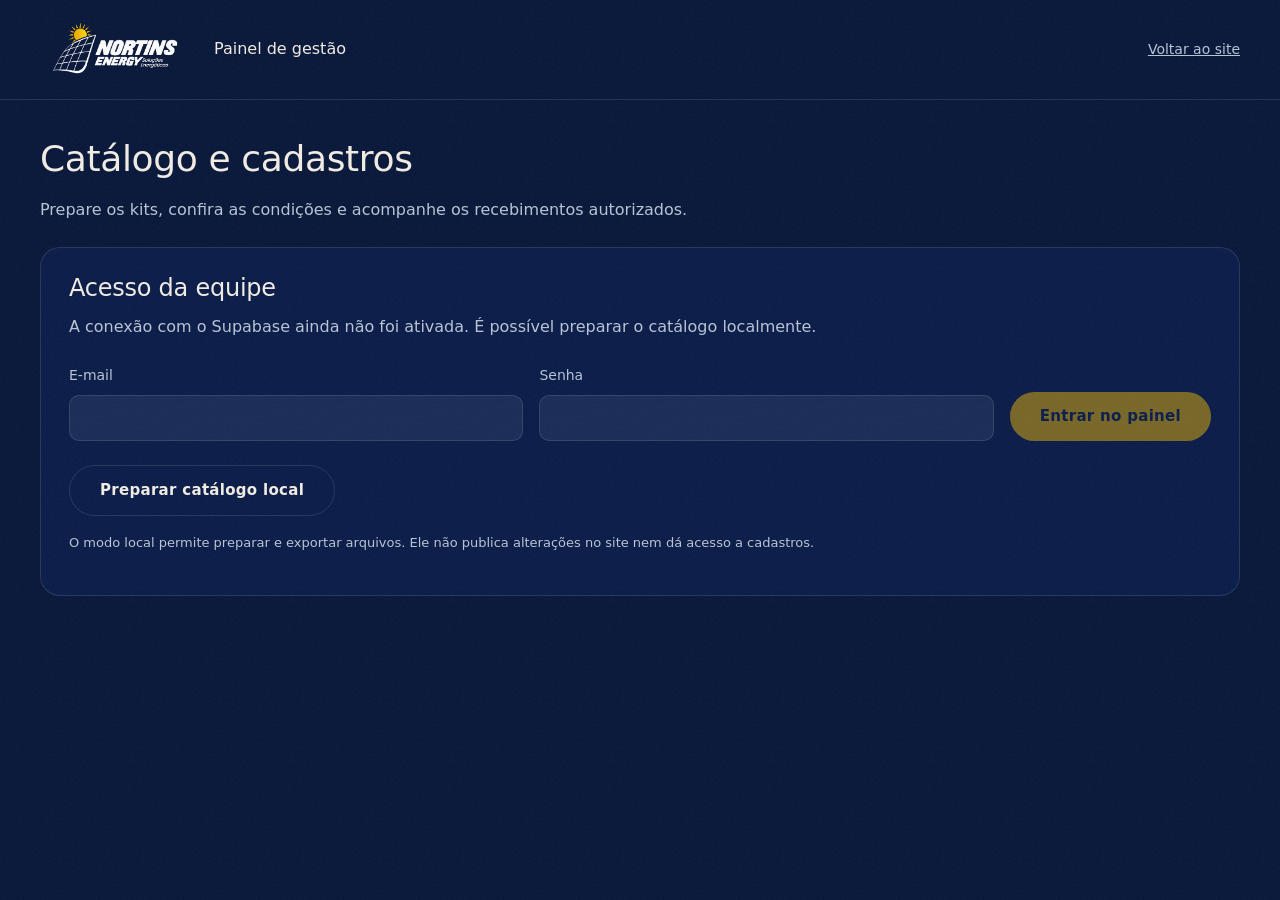
<file: admin.html>
<!doctype html>
<html lang="pt-BR"><head><meta charset="utf-8"><meta name="viewport" content="width=device-width,initial-scale=1"><meta name="robots" content="noindex,nofollow"><title>Painel NORTINS ENERGY</title><link rel="stylesheet" href="estilo.css"><link rel="stylesheet" href="admin.css"></head>
<body class="admin-page"><header class="admin-header"><a href="index.html"><img src="assets/logo-branca.png" alt="NORTINS ENERGY" width="2003" height="785"></a><span>Painel de gestão</span><a href="index.html">Voltar ao site</a></header>
<main class="admin-main"><h1>Catálogo e cadastros</h1><p>Prepare os kits, confira as condições e acompanhe os recebimentos autorizados.</p><p id="admin-status" role="status" aria-live="polite"></p>
<section class="admin-card" id="admin-access"><h2>Acesso da equipe</h2><p id="admin-connection">Verificando a conexão…</p><form id="admin-login"><label>E-mail<input name="email" type="email" autocomplete="username" required></label><label>Senha<input name="password" type="password" autocomplete="current-password" required></label><button class="botao" type="submit">Entrar no painel</button></form><button class="botao botao--secundario" type="button" id="admin-local">Preparar catálogo local</button><p class="admin-small">O modo local permite preparar e exportar arquivos. Ele não publica alterações no site nem dá acesso a cadastros.</p></section>
<div id="admin-workspace" hidden><div class="admin-toolbar"><button class="botao" data-view="catalog" type="button">Catálogo</button><button class="botao botao--secundario" data-view="submissions" type="button" id="admin-submissions-tab" hidden>Cadastros</button><button class="botao botao--secundario" id="admin-logout" type="button">Sair</button></div>
<section id="catalog-view"><section class="admin-card"><h2>Parâmetro de consumo</h2><div class="admin-grid"><label>Tarifa — R$/kWh<input id="tariff-value" type="text" inputmode="decimal" value="0,993"></label><label>Fonte e base da tarifa<input id="tariff-source" type="text" maxlength="500" placeholder="Informe a fonte e se inclui tributos"></label><label>Válida a partir de<input id="tariff-from" type="date"></label><label>Válida até<input id="tariff-until" type="date"></label></div><label class="admin-check"><input id="tariff-verified" type="checkbox">Tarifa conferida e compatível com a base de valor da conta usada na simulação.</label><p class="admin-small">A conversão utiliza valor ÷ tarifa. Sem conferência, o sistema pede consumo em kWh ou análise assistida.</p></section>
<section class="admin-card"><div class="admin-section-head"><h2>Kits cadastrados</h2><button class="botao" id="kit-new" type="button">Novo kit</button></div><div class="admin-table-wrap"><table><thead><tr><th>Kit</th><th>Potência / geração</th><th>Valor</th><th>Situação</th><th>Ação</th></tr></thead><tbody id="kit-list"></tbody></table></div><p id="catalog-empty">Nenhum kit real cadastrado. Importe a tabela ou crie um kit.</p></section>
<section class="admin-card" id="kit-editor" hidden><h2>Dados do kit</h2><form id="kit-form"><div class="admin-grid" id="kit-fields"></div><p id="kit-errors" role="alert"></p><div class="admin-toolbar"><button class="botao" type="submit">Guardar no rascunho</button><button class="botao botao--secundario" id="kit-cancel" type="button">Cancelar</button></div></form></section>
<section class="admin-card"><h2>Importar, revisar e publicar</h2><div class="admin-toolbar"><label class="admin-file">Importar CSV ou JSON<input id="catalog-import" type="file" accept=".csv,.json"></label><button class="botao botao--secundario" id="catalog-template" type="button">Modelo CSV</button><button class="botao botao--secundario" id="catalog-export" type="button">Exportar JSON</button><button class="botao" id="catalog-save" type="button" disabled>Salvar rascunho na nuvem</button><button class="botao" id="catalog-publish" type="button" disabled>Publicar catálogo</button></div><p class="admin-small" id="catalog-mode">Preparação local. Nada é publicado ao editar.</p></section></section>
<section class="admin-card" id="submissions-view" hidden><h2>Cadastros recebidos</h2><div class="admin-toolbar"><label>Tipo<select id="submission-kind"><option value="quote">Orçamentos</option><option value="partner">Parceiros comerciais</option><option value="talent">Banco de talentos</option></select></label><button class="botao" id="submission-load" type="button">Atualizar</button></div><div id="submission-list"></div></section>
</div></main><script src="config.js"></script><script type="module" src="admin.mjs"></script></body></html>
</file>
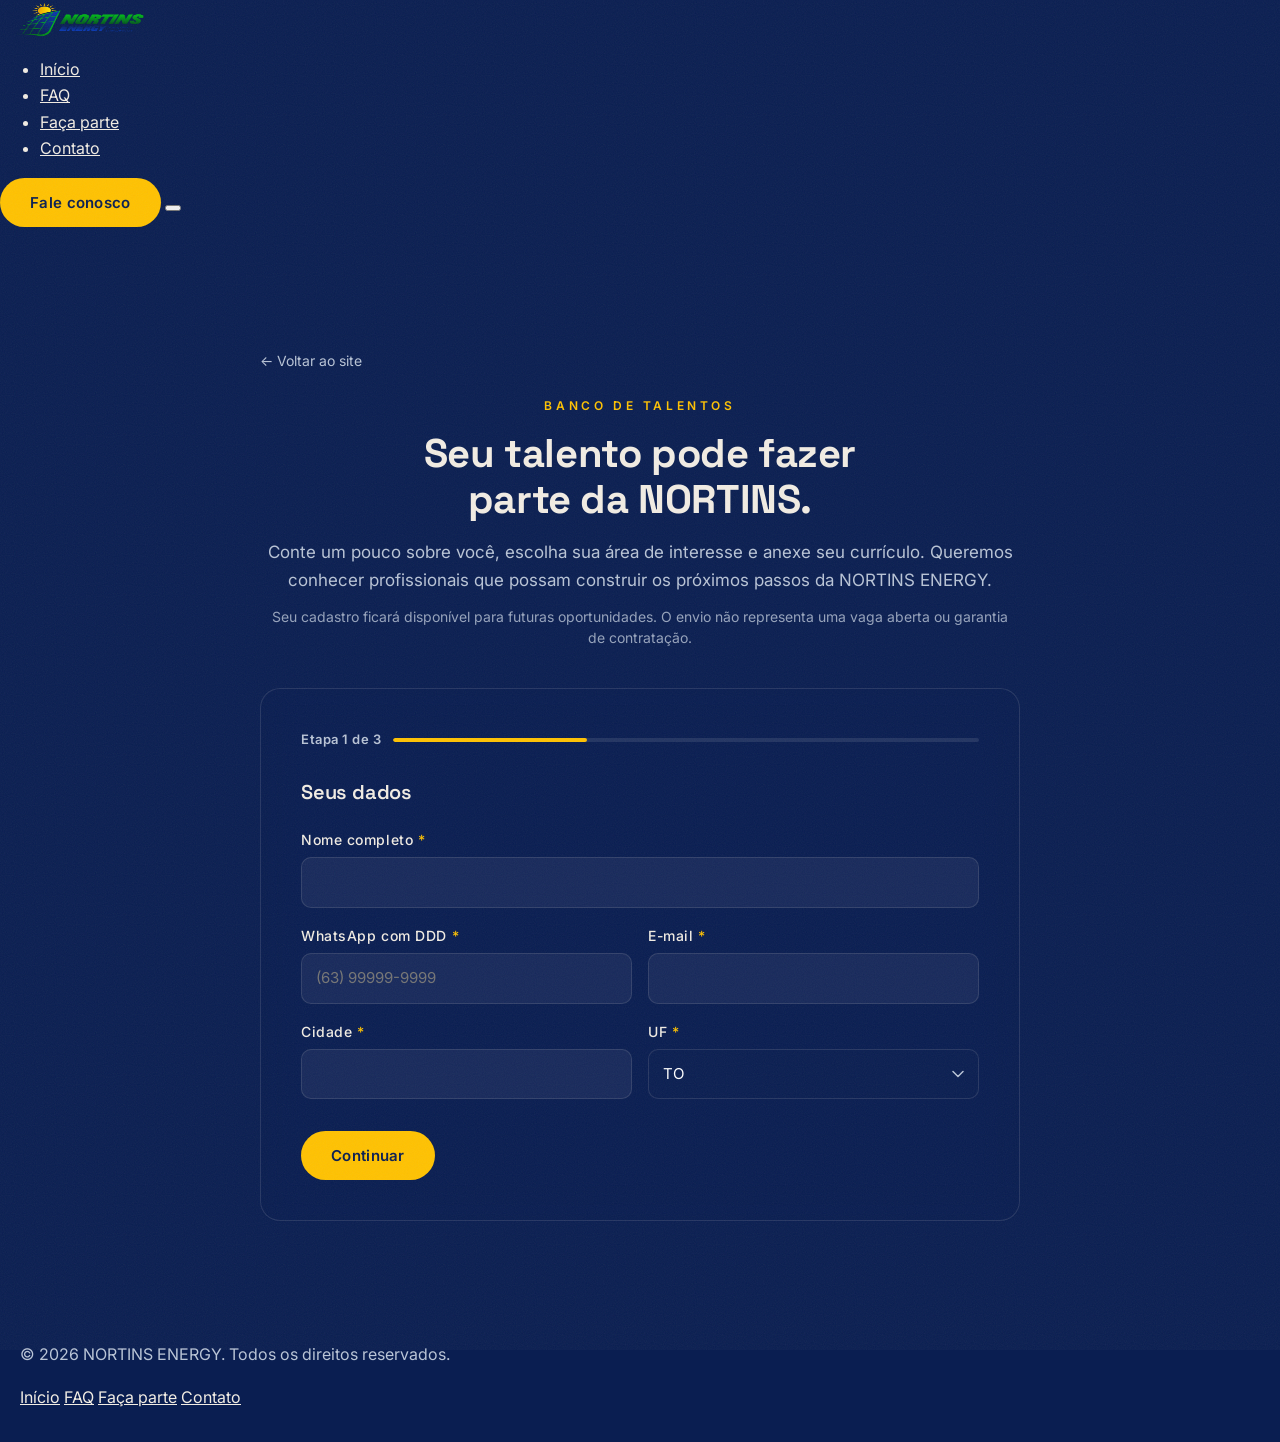
<file: banco-de-talentos.html>
<!DOCTYPE html>
<html lang="pt-BR">
<head>
<meta charset="UTF-8">
<meta name="viewport" content="width=device-width, initial-scale=1">
<title>Banco de Talentos · NORTINS ENERGY</title>
<link rel="preconnect" href="https://fonts.googleapis.com">
<link rel="preconnect" href="https://fonts.gstatic.com" crossorigin>
<link href="https://fonts.googleapis.com/css2?family=Inter:wght@400;500;600&family=Space+Grotesk:wght@500;600;700&display=swap" rel="stylesheet">
<link rel="stylesheet" href="estilo.css">
</head>
<body class="pagina-interna">
<!-- CABEÇALHO -->
<header class="cabecalho" id="topo">
<div class="cabecalho-inner">
<a href="index.html#inicio" class="logo" aria-label="NORTINS ENERGY — Início">
<img src="assets/logo.png" alt="NORTINS ENERGY" width="160" height="40">
</a>
<nav class="nav" aria-label="Principal">
<ul class="nav-lista" role="list">
<li><a href="index.html#inicio">Início</a></li>
<li><a href="index.html#faq">FAQ</a></li>
<li><a href="index.html#faca-parte">Faça parte</a></li>
<li><a href="index.html#contato">Contato</a></li>
</ul>
</nav>
<a href="index.html#contato" class="botao cabecalho-cta">Fale conosco</a>
<button class="menu-toggle" aria-expanded="false" aria-controls="nav-mobile" aria-label="Abrir menu">
<span></span><span></span><span></span>
</button>
</div>
<nav class="nav-mobile" id="nav-mobile" aria-label="Mobile" hidden>
<ul class="nav-mobile-lista" role="list">
<li><a href="index.html#inicio">Início</a></li>
<li><a href="index.html#faq">FAQ</a></li>
<li><a href="index.html#faca-parte">Faça parte</a></li>
<li><a href="index.html#contato">Contato</a></li>
</ul>
</nav>
</header>
<main class="pagina-interna__main">
<div class="pagina-interna__container">
<a href="index.html#faca-parte" class="pagina-interna__voltar">← Voltar ao site</a>
<span class="pagina-interna__rotulo">BANCO DE TALENTOS</span>
<h1 class="pagina-interna__titulo">Seu talento pode fazer parte da NORTINS.</h1>
<p class="pagina-interna__texto">Conte um pouco sobre você, escolha sua área de interesse e anexe seu currículo. Queremos conhecer profissionais que possam construir os próximos passos da NORTINS ENERGY.</p>
<p class="pagina-interna__apoio">Seu cadastro ficará disponível para futuras oportunidades. O envio não representa uma vaga aberta ou garantia de contratação.</p>
<div class="formulario-painel">
<!-- Indicador de etapas -->
<div class="form-steps" role="progressbar" aria-valuenow="1" aria-valuemin="1" aria-valuemax="3">
<span class="form-steps__label" id="step-label">Etapa 1 de 3</span>
<div class="form-steps__bar"><div class="form-steps__fill" style="width:33%"></div></div>
</div>
<form id="form-talentos" novalidate>
<!-- ETAPA 1: Seus dados -->
<div class="form-step ativo" data-step="1">
<h2 class="form-step__titulo" tabindex="-1">Seus dados</h2>
<div class="form-grid">
<div class="campo campo--full">
<label for="tal-nome">Nome completo <span>*</span></label>
<input type="text" id="tal-nome" name="nome" required autocomplete="name">
<span class="campo-erro" role="alert">Informe seu nome completo.</span>
</div>
<div class="campo">
<label for="tal-whatsapp">WhatsApp com DDD <span>*</span></label>
<input type="tel" id="tal-whatsapp" name="whatsapp" required placeholder="(63) 99999-9999" autocomplete="tel">
<span class="campo-erro" role="alert">Informe um WhatsApp válido com DDD.</span>
</div>
<div class="campo">
<label for="tal-email">E-mail <span>*</span></label>
<input type="email" id="tal-email" name="email" required autocomplete="email">
<span class="campo-erro" role="alert">Informe um e-mail válido.</span>
</div>
<div class="campo">
<label for="tal-cidade">Cidade <span>*</span></label>
<input type="text" id="tal-cidade" name="cidade" required autocomplete="address-level2">
<span class="campo-erro" role="alert">Informe sua cidade.</span>
</div>
<div class="campo">
<label for="tal-uf">UF <span>*</span></label>
<select id="tal-uf" name="uf" required>
<option value="TO" selected>TO</option>
<option value="AC">AC</option><option value="AL">AL</option><option value="AP">AP</option>
<option value="AM">AM</option><option value="BA">BA</option><option value="CE">CE</option>
<option value="DF">DF</option><option value="ES">ES</option><option value="GO">GO</option>
<option value="MA">MA</option><option value="MT">MT</option><option value="MS">MS</option>
<option value="MG">MG</option><option value="PA">PA</option><option value="PB">PB</option>
<option value="PR">PR</option><option value="PE">PE</option><option value="PI">PI</option>
<option value="RJ">RJ</option><option value="RN">RN</option><option value="RS">RS</option>
<option value="RO">RO</option><option value="RR">RR</option><option value="SC">SC</option>
<option value="SP">SP</option><option value="SE">SE</option>
</select>
<span class="campo-erro" role="alert">Selecione a UF.</span>
</div>
</div>
<div class="form-acoes">
<button type="button" class="botao btn-proximo" data-next="2">Continuar</button>
</div>
</div>
<!-- ETAPA 2: Seu perfil profissional -->
<div class="form-step" data-step="2">
<h2 class="form-step__titulo" tabindex="-1">Seu perfil profissional</h2>
<div class="form-grid">
<div class="campo campo--full">
<label for="tal-area">Área de interesse <span>*</span></label>
<select id="tal-area" name="area" required>
<option value="">Selecione uma área</option>
<option value="instalacao">Instalação e técnica</option>
<option value="engenharia">Engenharia e projetos</option>
<option value="comercial">Comercial e vendas</option>
<option value="atendimento">Atendimento e pós-venda</option>
<option value="administrativo">Administrativo e financeiro</option>
<option value="logistica">Logística e almoxarifado</option>
<option value="outra">Outra área</option>
</select>
<span class="campo-erro" role="alert">Selecione uma área de interesse.</span>
</div>
<div class="campo campo--full">
<label for="tal-experiencia">Conte um pouco sobre sua experiência</label>
<textarea id="tal-experiencia" name="experiencia" maxlength="2000" rows="4" placeholder="Opcional — cadastros sem experiência também são bem-vindos."></textarea>
</div>
<div class="campo campo--full">
<label for="tal-linkedin">LinkedIn ou portfólio</label>
<input type="url" id="tal-linkedin" name="linkedin" placeholder="https://linkedin.com/in/...">
<span class="campo-erro" role="alert">Informe uma URL válida (com https://).</span>
</div>
<div class="campo campo--full">
<label>Anexar currículo</label>
<div class="upload-area" id="upload-area" role="button" tabindex="0" aria-describedby="upload-desc">
<div class="upload-area__icon" aria-hidden="true">
<svg width="28" height="28" viewBox="0 0 24 24" fill="none" stroke="currentColor" stroke-width="1.5" stroke-linecap="round" stroke-linejoin="round"><path d="M14 2H6a2 2 0 0 0-2 2v16a2 2 0 0 0 2 2h12a2 2 0 0 0 2-2V8z"/><polyline points="14 2 14 8 20 8"/><line x1="12" y1="18" x2="12" y2="12"/><line x1="9" y1="15" x2="15" y2="15"/></svg>
</div>
<div class="upload-area__titulo">Anexe seu currículo</div>
<div class="upload-area__desc" id="upload-desc">Selecione um arquivo ou arraste aqui.</div>
<div class="upload-area__desc">PDF, DOC ou DOCX · até 5 MB · opcional</div>
<label class="upload-area__btn" for="tal-curriculo">
<svg width="16" height="16" viewBox="0 0 24 24" fill="none" stroke="currentColor" stroke-width="2" stroke-linecap="round" stroke-linejoin="round"><path d="M21 15v4a2 2 0 0 1-2 2H5a2 2 0 0 1-2-2v-4"/><polyline points="17 8 12 3 7 8"/><line x1="12" y1="3" x2="12" y2="15"/></svg>
Selecionar currículo
</label>
<input type="file" id="tal-curriculo" name="curriculo" accept=".pdf,.doc,.docx,application/pdf,application/msword,application/vnd.openxmlformats-officedocument.wordprocessingml.document">
</div>
<span class="campo-erro" id="upload-erro" role="alert"></span>
<div class="upload-info" id="upload-info">
<svg width="18" height="18" viewBox="0 0 24 24" fill="none" stroke="currentColor" stroke-width="1.5" stroke-linecap="round" stroke-linejoin="round" style="color:var(--acento);flex-shrink:0"><path d="M14 2H6a2 2 0 0 0-2 2v16a2 2 0 0 0 2 2h12a2 2 0 0 0 2-2V8z"/><polyline points="14 2 14 8 20 8"/></svg>
<span class="upload-info__nome" id="upload-nome"></span>
<div class="upload-info__acoes">
<button type="button" class="upload-info__acao" id="btn-substituir">Substituir</button>
<button type="button" class="upload-info__acao" id="btn-remover">Remover</button>
</div>
</div>
</div>
</div>
<div class="form-acoes">
<button type="button" class="botao botao--secundario btn-voltar" data-prev="1">Voltar</button>
<button type="button" class="botao btn-revisar" data-next="3">Revisar cadastro</button>
</div>
</div>
<!-- ETAPA 3: Revisão e envio -->
<div class="form-step" data-step="3">
<h2 class="form-step__titulo" tabindex="-1">Revisão e envio</h2>
<div class="revisao-lista" id="tal-revisao"></div>
<div class="form-aviso">
Seus dados serão utilizados exclusivamente para recrutamento e futuras oportunidades na NORTINS ENERGY. Não compartilhamos suas informações com terceiros. Quando disponível, consulte nossa <a href="#">política de privacidade</a>.
</div>
<div class="form-acoes">
<button type="button" class="botao botao--secundario btn-voltar" data-prev="2">Voltar</button>
<button type="submit" class="botao btn-enviar">Enviar meu cadastro</button>
</div>
</div>
</form>
<!-- Estado: Enviando -->
<div class="form-enviando" id="tal-enviando" aria-live="polite">
<svg width="20" height="20" viewBox="0 0 24 24" fill="none" stroke="currentColor" stroke-width="2" stroke-linecap="round" stroke-linejoin="round" style="animation:spin 1s linear infinite"><path d="M21 12a9 9 0 1 1-6.219-8.56"/></svg>
Enviando cadastro…
</div>
<!-- Estado: Sucesso -->
<div class="form-sucesso" id="tal-sucesso">
<h2 class="form-sucesso__titulo">Cadastro recebido!</h2>
<p class="form-sucesso__texto">Seu perfil foi incluído no banco de talentos da NORTINS ENERGY. Caso surja uma oportunidade compatível, nossa equipe poderá entrar em contato pelos dados informados.</p>
<a href="index.html#faca-parte" class="botao">Voltar ao site</a>
</div>
</div>
</div>
</main>
<!-- RODAPÉ -->
<footer class="rodape">
<div class="rodape-inner">
<p>&copy; 2026 NORTINS ENERGY. Todos os direitos reservados.</p>
<nav aria-label="Rodapé">
<a href="index.html#inicio">Início</a>
<a href="index.html#faq">FAQ</a>
<a href="index.html#faca-parte">Faça parte</a>
<a href="index.html#contato">Contato</a>
</nav>
</div>
</footer>
<script src="app.js" defer></script>
<script>
/* Formulário Banco de Talentos — multi-etapas com upload */
(() => {
const form = document.getElementById('form-talentos');
if (!form) return;
const steps = form.querySelectorAll('.form-step');
const stepLabel = document.getElementById('step-label');
const stepFill = document.querySelector('.form-steps__fill');
const stepsBar = document.querySelector('.form-steps');
const revisaoEl = document.getElementById('tal-revisao');
const enviandoEl = document.getElementById('tal-enviando');
const sucessoEl = document.getElementById('tal-sucesso');
const fileInput = document.getElementById('tal-curriculo');
const uploadArea = document.getElementById('upload-area');
const uploadInfo = document.getElementById('upload-info');
const uploadNome = document.getElementById('upload-nome');
const uploadErro = document.getElementById('upload-erro');
const btnSubstituir = document.getElementById('btn-substituir');
const btnRemover = document.getElementById('btn-remover');
let arquivoSelecionado = null;
const LABELS = {
nome: 'Nome completo',
whatsapp: 'WhatsApp',
email: 'E-mail',
cidade: 'Cidade',
uf: 'UF',
area: 'Área de interesse',
experiencia: 'Experiência',
linkedin: 'LinkedIn / Portfólio',
curriculo: 'Currículo'
};
const AREA_LABELS = {
instalacao: 'Instalação e técnica',
engenharia: 'Engenharia e projetos',
comercial: 'Comercial e vendas',
atendimento: 'Atendimento e pós-venda',
administrativo: 'Administrativo e financeiro',
logistica: 'Logística e almoxarifado',
outra: 'Outra área'
};
const EXTENSOES_VALIDAS = ['application/pdf', 'application/msword', 'application/vnd.openxmlformats-officedocument.wordprocessingml.document'];
const TAMANHO_MAXIMO = 5 * 1024 * 1024; // 5 MB
function goTo(stepNum) {
steps.forEach(s => s.classList.remove('ativo'));
const target = form.querySelector(`.form-step[data-step="${stepNum}"]`);
if (target) {
target.classList.add('ativo');
const titulo = target.querySelector('.form-step__titulo');
if (titulo) { titulo.focus(); }
stepLabel.textContent = `Etapa ${stepNum} de 3`;
stepFill.style.width = `${(stepNum / 3) * 100}%`;
stepsBar.setAttribute('aria-valuenow', stepNum);
}
}
function validateStep(stepNum) {
const step = form.querySelector(`.form-step[data-step="${stepNum}"]`);
const fields = step.querySelectorAll('[required]');
let valid = true;
let firstError = null;
fields.forEach(field => {
const campo = field.closest('.campo');
let fieldValid = field.value.trim() !== '';
if (field.type === 'email' && fieldValid) {
fieldValid = /^[^\s@]+@[^\s@]+\.[^\s@]+$/.test(field.value.trim());
}
if (!fieldValid) {
campo.classList.add('invalido');
if (!firstError) firstError = field;
valid = false;
} else {
campo.classList.remove('invalido');
}
});
// Validação opcional de LinkedIn quando preenchido
if (stepNum === 2) {
const linkedinField = form.querySelector('#tal-linkedin');
const linkedinCampo = linkedinField.closest('.campo');
if (linkedinField.value.trim() !== '' && !/^https?:\/\/.+/.test(linkedinField.value.trim())) {
linkedinCampo.classList.add('invalido');
if (!firstError) firstError = linkedinField;
valid = false;
} else {
linkedinCampo.classList.remove('invalido');
}
}
if (firstError) firstError.focus();
return valid;
}
function validarArquivo(file) {
if (!EXTENSOES_VALIDAS.includes(file.type)) {
uploadErro.textContent = 'Formato inválido. Use PDF, DOC ou DOCX.';
uploadErro.style.display = 'block';
return false;
}
if (file.size > TAMANHO_MAXIMO) {
uploadErro.textContent = 'Arquivo muito grande. Máximo de 5 MB.';
uploadErro.style.display = 'block';
return false;
}
uploadErro.textContent = '';
uploadErro.style.display = 'none';
return true;
}
function mostrarArquivo(file) {
if (file) {
const tamanhoMB = (file.size / 1024 / 1024).toFixed(2);
uploadNome.textContent = `${file.name} (${tamanhoMB} MB)`;
uploadInfo.classList.add('visivel');
uploadArea.style.display = 'none';
} else {
uploadInfo.classList.remove('visivel');
uploadArea.style.display = '';
}
}
function limparArquivo() {
arquivoSelecionado = null;
fileInput.value = '';
mostrarArquivo(null);
}
// Upload: seleção via input
fileInput.addEventListener('change', () => {
const file = fileInput.files[0];
if (file && validarArquivo(file)) {
arquivoSelecionado = file;
mostrarArquivo(file);
} else if (file) {
fileInput.value = '';
if (arquivoSelecionado) {
mostrarArquivo(arquivoSelecionado);
}
}
});
// Upload: drag and drop
uploadArea.addEventListener('dragover', (e) => {
e.preventDefault();
uploadArea.classList.add('arrastando');
});
uploadArea.addEventListener('dragleave', () => {
uploadArea.classList.remove('arrastando');
});
uploadArea.addEventListener('drop', (e) => {
e.preventDefault();
uploadArea.classList.remove('arrastando');
const file = e.dataTransfer.files[0];
if (file && validarArquivo(file)) {
arquivoSelecionado = file;
// Nota: não é possível definir fileInput.files por script;
// o arquivo é mantido na variável arquivoSelecionado
mostrarArquivo(file);
}
});
// Upload: clique e teclado na área
uploadArea.addEventListener('click', () => fileInput.click());
uploadArea.addEventListener('keydown', (e) => {
if (e.key === 'Enter' || e.key === ' ') {
e.preventDefault();
fileInput.click();
}
});
// Botões substituir/remover
btnSubstituir.addEventListener('click', () => fileInput.click());
btnRemover.addEventListener('click', limparArquivo);
function montarRevisao() {
const data = new FormData(form);
const items = [];
['nome', 'whatsapp', 'email', 'cidade', 'uf', 'area', 'experiencia', 'linkedin'].forEach(key => {
const val = data.get(key);
if (val && val.trim()) {
let display = val.trim();
if (key === 'area') display = AREA_LABELS[val] || val;
items.push(`<div class="revisao-item"><span class="revisao-label">${LABELS[key]}</span><span class="revisao-valor">${display}</span></div>`);
}
});
// Currículo
const curriculoDisplay = arquivoSelecionado ? arquivoSelecionado.name : 'Currículo não anexado';
items.push(`<div class="revisao-item"><span class="revisao-label">${LABELS.curriculo}</span><span class="revisao-valor">${curriculoDisplay}</span></div>`);
revisaoEl.innerHTML = items.join('');
}
// Navegação entre etapas
form.addEventListener('click', (e) => {
const nextBtn = e.target.closest('.btn-proximo, .btn-revisar');
const prevBtn = e.target.closest('.btn-voltar');
if (nextBtn) {
const currentStep = parseInt(nextBtn.closest('.form-step').dataset.step);
if (!validateStep(currentStep)) return;
const nextStep = parseInt(nextBtn.dataset.next);
if (nextStep === 3) montarRevisao();
goTo(nextStep);
}
if (prevBtn) {
goTo(parseInt(prevBtn.dataset.prev));
}
});
// Prevenir Enter nas etapas intermediárias
form.addEventListener('keydown', (e) => {
if (e.key === 'Enter' && e.target.tagName !== 'TEXTAREA') {
const currentStep = e.target.closest('.form-step');
if (currentStep && currentStep.dataset.step !== '3') {
e.preventDefault();
}
}
});
// Envio
form.addEventListener('submit', async (e) => {
e.preventDefault();
// TODO: Configurar endpoint real para recebimento de currículos via multipart/form-data
// O formulário está preparado para enviar com FormData incluindo o arquivo
// Endpoint esperado: POST /api/talentos (multipart/form-data)
//
// Exemplo de implementação futura:
// const formData = new FormData(form);
// if (arquivoSelecionado) formData.set('curriculo', arquivoSelecionado);
// try {
//   enviandoEl.classList.add('visivel');
//   form.style.display = 'none';
//   document.querySelector('.form-steps').style.display = 'none';
//   const resp = await fetch('/api/talentos', { method: 'POST', body: formData });
//   if (!resp.ok) throw new Error('Falha no envio');
//   sucessoEl.classList.add('visivel');
//   limparArquivo();
//   form.reset();
// } catch (err) {
//   alert('Não foi possível enviar seu cadastro. Tente novamente.');
//   form.style.display = '';
//   document.querySelector('.form-steps').style.display = '';
//   enviandoEl.classList.remove('visivel');
// }
//
// AVISO: Sem endpoint configurado, o envio não será realizado.
alert('⚠️ Envio ainda indisponível.\n\nO formulário está pronto, mas falta configurar o servidor ou serviço de recebimento.\n\nConfigure o endpoint POST /api/talentos para receber cadastros com currículo via multipart/form-data.');
});
})();
</script>
</body>
</html>
</file>
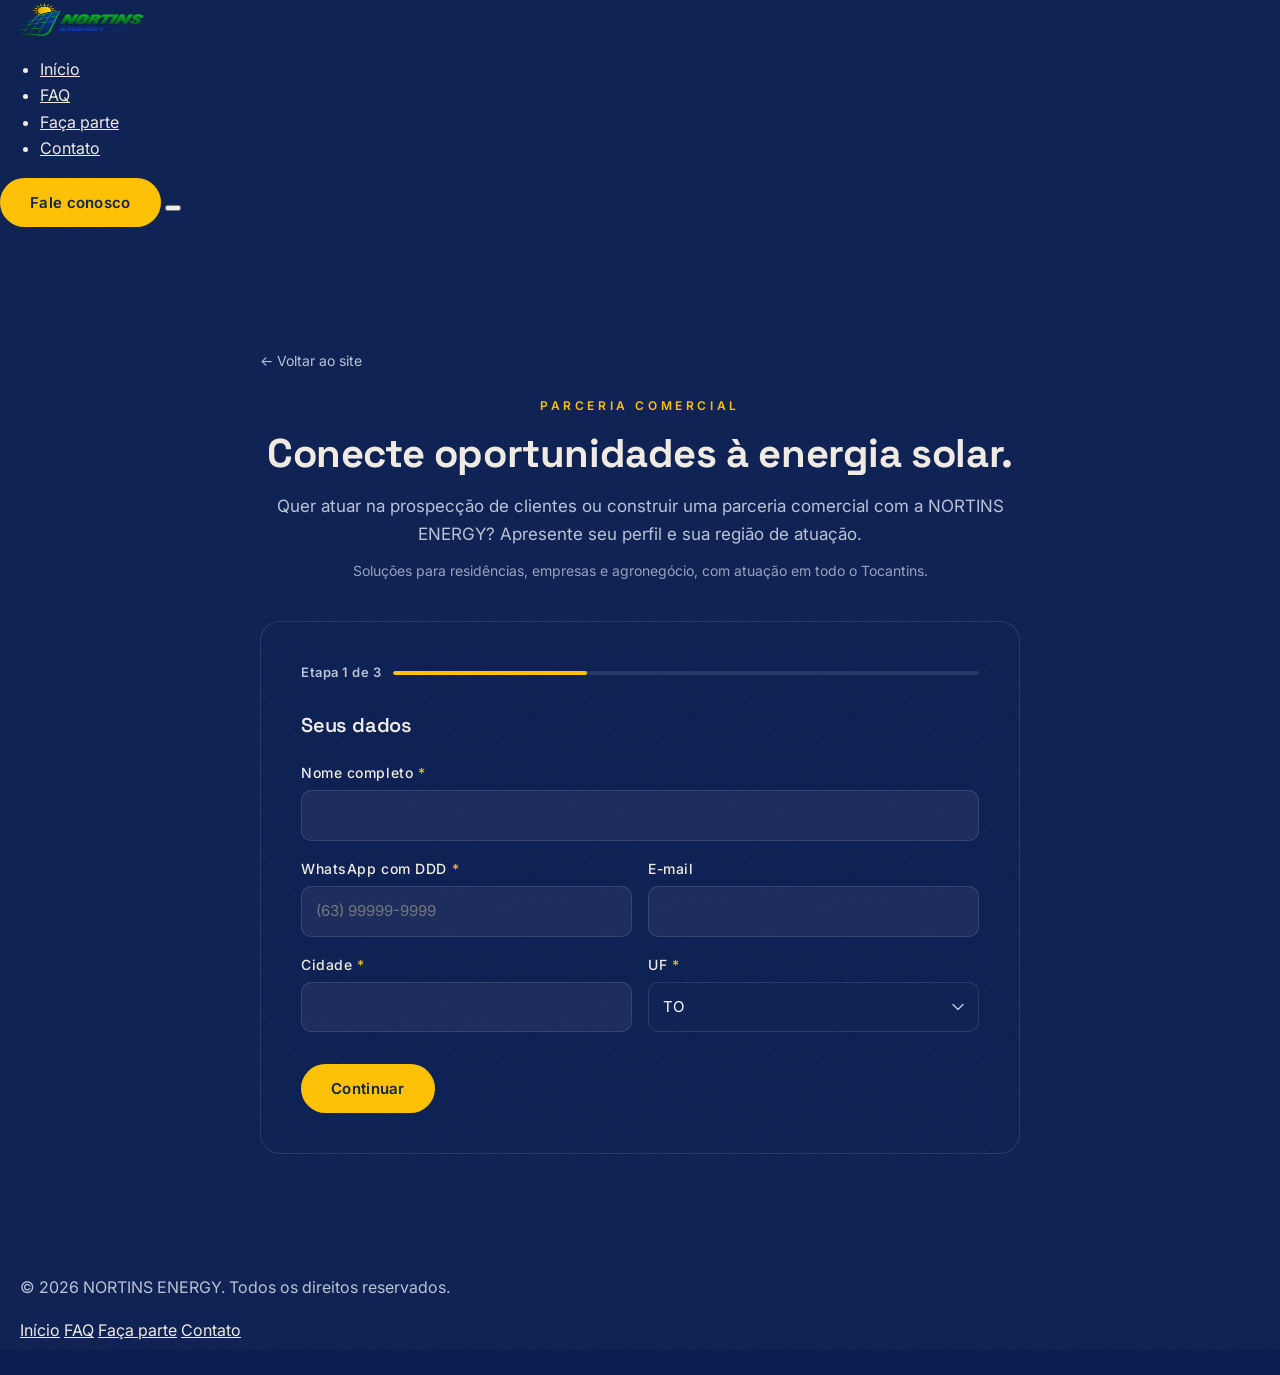
<file: parceria-comercial.html>
<!DOCTYPE html>
<html lang="pt-BR">
<head>
  <meta charset="UTF-8">
  <meta name="viewport" content="width=device-width, initial-scale=1">
  <title>Parceria Comercial · NORTINS ENERGY</title>
  <link rel="preconnect" href="https://fonts.googleapis.com">
  <link rel="preconnect" href="https://fonts.gstatic.com" crossorigin>
  <link href="https://fonts.googleapis.com/css2?family=Inter:wght@400;500;600&family=Space+Grotesk:wght@500;600;700&display=swap" rel="stylesheet">
  <link rel="stylesheet" href="estilo.css">
</head>
<body class="pagina-interna">
  <!-- CABEÇALHO -->
  <header class="cabecalho" id="topo">
    <div class="cabecalho-inner">
      <a href="index.html#inicio" class="logo" aria-label="NORTINS ENERGY — Início">
        <img src="assets/logo.png" alt="NORTINS ENERGY" width="160" height="40">
      </a>
      <nav class="nav" aria-label="Principal">
        <ul class="nav-lista" role="list">
          <li><a href="index.html#inicio">Início</a></li>
          <li><a href="index.html#faq">FAQ</a></li>
          <li><a href="index.html#faca-parte">Faça parte</a></li>
          <li><a href="index.html#contato">Contato</a></li>
        </ul>
      </nav>
      <a href="index.html#contato" class="botao cabecalho-cta">Fale conosco</a>
      <button class="menu-toggle" aria-expanded="false" aria-controls="nav-mobile" aria-label="Abrir menu">
        <span></span><span></span><span></span>
      </button>
    </div>
    <nav class="nav-mobile" id="nav-mobile" aria-label="Mobile" hidden>
      <ul class="nav-mobile-lista" role="list">
        <li><a href="index.html#inicio">Início</a></li>
        <li><a href="index.html#faq">FAQ</a></li>
        <li><a href="index.html#faca-parte">Faça parte</a></li>
        <li><a href="index.html#contato">Contato</a></li>
      </ul>
    </nav>
  </header>

  <main class="pagina-interna__main">
    <div class="pagina-interna__container">
      <a href="index.html#faca-parte" class="pagina-interna__voltar">← Voltar ao site</a>

      <span class="pagina-interna__rotulo">PARCERIA COMERCIAL</span>
      <h1 class="pagina-interna__titulo">Conecte oportunidades à energia solar.</h1>
      <p class="pagina-interna__texto">Quer atuar na prospecção de clientes ou construir uma parceria comercial com a NORTINS ENERGY? Apresente seu perfil e sua região de atuação.</p>
      <p class="pagina-interna__apoio">Soluções para residências, empresas e agronegócio, com atuação em todo o Tocantins.</p>

      <div class="formulario-painel">
        <!-- Indicador de etapas -->
        <div class="form-steps" role="progressbar" aria-valuenow="1" aria-valuemin="1" aria-valuemax="3">
          <span class="form-steps__label" id="step-label">Etapa 1 de 3</span>
          <div class="form-steps__bar"><div class="form-steps__fill" style="width:33%"></div></div>
        </div>

        <form id="form-parceria" novalidate>
          <!-- ETAPA 1: Seus dados -->
          <div class="form-step ativo" data-step="1">
            <h2 class="form-step__titulo" tabindex="-1">Seus dados</h2>
            <div class="form-grid">
              <div class="campo campo--full">
                <label for="par-nome">Nome completo <span>*</span></label>
                <input type="text" id="par-nome" name="nome" required autocomplete="name">
                <span class="campo-erro" role="alert">Informe seu nome completo.</span>
              </div>
              <div class="campo">
                <label for="par-whatsapp">WhatsApp com DDD <span>*</span></label>
                <input type="tel" id="par-whatsapp" name="whatsapp" required placeholder="(63) 99999-9999" autocomplete="tel">
                <span class="campo-erro" role="alert">Informe um WhatsApp válido com DDD.</span>
              </div>
              <div class="campo">
                <label for="par-email">E-mail</label>
                <input type="email" id="par-email" name="email" autocomplete="email">
                <span class="campo-erro" role="alert">Informe um e-mail válido.</span>
              </div>
              <div class="campo">
                <label for="par-cidade">Cidade <span>*</span></label>
                <input type="text" id="par-cidade" name="cidade" required autocomplete="address-level2">
                <span class="campo-erro" role="alert">Informe sua cidade.</span>
              </div>
              <div class="campo">
                <label for="par-uf">UF <span>*</span></label>
                <select id="par-uf" name="uf" required>
                  <option value="TO" selected>TO</option>
                  <option value="AC">AC</option><option value="AL">AL</option><option value="AP">AP</option>
                  <option value="AM">AM</option><option value="BA">BA</option><option value="CE">CE</option>
                  <option value="DF">DF</option><option value="ES">ES</option><option value="GO">GO</option>
                  <option value="MA">MA</option><option value="MT">MT</option><option value="MS">MS</option>
                  <option value="MG">MG</option><option value="PA">PA</option><option value="PB">PB</option>
                  <option value="PR">PR</option><option value="PE">PE</option><option value="PI">PI</option>
                  <option value="RJ">RJ</option><option value="RN">RN</option><option value="RS">RS</option>
                  <option value="RO">RO</option><option value="RR">RR</option><option value="SC">SC</option>
                  <option value="SP">SP</option><option value="SE">SE</option>
                </select>
                <span class="campo-erro" role="alert">Selecione a UF.</span>
              </div>
            </div>
            <div class="form-acoes">
              <button type="button" class="botao btn-proximo" data-next="2">Continuar</button>
            </div>
          </div>

          <!-- ETAPA 2: Seu interesse -->
          <div class="form-step" data-step="2">
            <h2 class="form-step__titulo" tabindex="-1">Seu interesse</h2>
            <div class="form-grid">
              <div class="campo campo--full">
                <label for="par-atuacao">Como deseja atuar? <span>*</span></label>
                <select id="par-atuacao" name="atuacao" required>
                  <option value="">Selecione uma opção</option>
                  <option value="indicacao">Indicação de clientes</option>
                  <option value="prospeccao">Prospecção de clientes</option>
                  <option value="representacao">Representação comercial</option>
                  <option value="entender">Quero entender as possibilidades</option>
                </select>
                <span class="campo-erro" role="alert">Selecione como deseja atuar.</span>
              </div>
              <div class="campo campo--full">
                <label for="par-regiao">Região onde pretende atuar <span>*</span></label>
                <input type="text" id="par-regiao" name="regiao" required placeholder="Ex.: Palmas e região">
                <span class="campo-erro" role="alert">Informe a região de atuação.</span>
              </div>
              <div class="campo campo--full">
                <label for="par-experiencia">Conte um pouco sobre sua experiência</label>
                <textarea id="par-experiencia" name="experiencia" maxlength="2000" rows="4"></textarea>
              </div>
            </div>
            <div class="form-acoes">
              <button type="button" class="botao botao--secundario btn-voltar" data-prev="1">Voltar</button>
              <button type="button" class="botao btn-revisar" data-next="3">Revisar cadastro</button>
            </div>
          </div>

          <!-- ETAPA 3: Revisão -->
          <div class="form-step" data-step="3">
            <h2 class="form-step__titulo" tabindex="-1">Revisão e envio</h2>
            <div class="revisao-lista" id="par-revisao"></div>
            <div class="form-acoes">
              <button type="button" class="botao botao--secundario btn-voltar" data-prev="2">Voltar</button>
              <button type="submit" class="botao btn-enviar">Enviar interesse em parceria</button>
            </div>
          </div>
        </form>

        <!-- Estado: Enviando -->
        <div class="form-enviando" id="par-enviando" aria-live="polite">
          <svg width="20" height="20" viewBox="0 0 24 24" fill="none" stroke="currentColor" stroke-width="2" stroke-linecap="round" stroke-linejoin="round" style="animation:spin 1s linear infinite"><path d="M21 12a9 9 0 1 1-6.219-8.56"/></svg>
          Enviando cadastro…
        </div>

        <!-- Estado: Sucesso -->
        <div class="form-sucesso" id="par-sucesso">
          <h2 class="form-sucesso__titulo">Recebemos seu interesse em parceria.</h2>
          <p class="form-sucesso__texto">A equipe NORTINS poderá entrar em contato pelos dados informados para conhecer melhor seu perfil e sua região de atuação.</p>
          <a href="index.html#faca-parte" class="botao">Voltar ao site</a>
        </div>
      </div>
    </div>
  </main>

  <!-- RODAPÉ -->
  <footer class="rodape">
    <div class="rodape-inner">
      <p>&copy; 2026 NORTINS ENERGY. Todos os direitos reservados.</p>
      <nav aria-label="Rodapé">
        <a href="index.html#inicio">Início</a>
        <a href="index.html#faq">FAQ</a>
        <a href="index.html#faca-parte">Faça parte</a>
        <a href="index.html#contato">Contato</a>
      </nav>
    </div>
  </footer>

  <script src="app.js" defer></script>
  <script>
  /* Formulário Parceria Comercial — multi-etapas */
  (() => {
    const form = document.getElementById('form-parceria');
    if (!form) return;

    const steps = form.querySelectorAll('.form-step');
    const stepLabel = document.getElementById('step-label');
    const stepFill = document.querySelector('.form-steps__fill');
    const stepsBar = document.querySelector('.form-steps');
    const revisaoEl = document.getElementById('par-revisao');
    const enviandoEl = document.getElementById('par-enviando');
    const sucessoEl = document.getElementById('par-sucesso');

    const LABELS = {
      nome: 'Nome completo',
      whatsapp: 'WhatsApp',
      email: 'E-mail',
      cidade: 'Cidade',
      uf: 'UF',
      atuacao: 'Como deseja atuar',
      regiao: 'Região de atuação',
      experiencia: 'Experiência'
    };

    const ATUACAO_LABELS = {
      indicacao: 'Indicação de clientes',
      prospeccao: 'Prospecção de clientes',
      representacao: 'Representação comercial',
      entender: 'Quero entender as possibilidades'
    };

    function goTo(stepNum) {
      steps.forEach(s => s.classList.remove('ativo'));
      const target = form.querySelector(`.form-step[data-step="${stepNum}"]`);
      if (target) {
        target.classList.add('ativo');
        const titulo = target.querySelector('.form-step__titulo');
        if (titulo) { titulo.focus(); }
        stepLabel.textContent = `Etapa ${stepNum} de 3`;
        stepFill.style.width = `${(stepNum / 3) * 100}%`;
        stepsBar.setAttribute('aria-valuenow', stepNum);
      }
    }

    function validateStep(stepNum) {
      const step = form.querySelector(`.form-step[data-step="${stepNum}"]`);
      const fields = step.querySelectorAll('[required]');
      let valid = true;
      let firstError = null;

      fields.forEach(field => {
        const campo = field.closest('.campo');
        const isEmail = field.type === 'email';
        let fieldValid = field.value.trim() !== '';

        if (isEmail && field.value.trim() !== '') {
          fieldValid = /^[^\s@]+@[^\s@]+\.[^\s@]+$/.test(field.value.trim());
        }

        if (!fieldValid) {
          campo.classList.add('invalido');
          if (!firstError) firstError = field;
          valid = false;
        } else {
          campo.classList.remove('invalido');
        }
      });

      // Validação opcional de email quando preenchido
      if (stepNum === 1) {
        const emailField = form.querySelector('#par-email');
        const emailCampo = emailField.closest('.campo');
        if (emailField.value.trim() !== '' && !/^[^\s@]+@[^\s@]+\.[^\s@]+$/.test(emailField.value.trim())) {
          emailCampo.classList.add('invalido');
          if (!firstError) firstError = emailField;
          valid = false;
        } else {
          emailCampo.classList.remove('invalido');
        }
      }

      if (firstError) firstError.focus();
      return valid;
    }

    function montarRevisao() {
      const data = new FormData(form);
      const items = [];
      ['nome', 'whatsapp', 'email', 'cidade', 'uf', 'atuacao', 'regiao', 'experiencia'].forEach(key => {
        const val = data.get(key);
        if (val && val.trim()) {
          let display = val.trim();
          if (key === 'atuacao') display = ATUACAO_LABELS[val] || val;
          items.push(`<div class="revisao-item"><span class="revisao-label">${LABELS[key]}</span><span class="revisao-valor">${display}</span></div>`);
        }
      });
      revisaoEl.innerHTML = items.join('');
    }

    // Navegação entre etapas
    form.addEventListener('click', (e) => {
      const nextBtn = e.target.closest('.btn-proximo, .btn-revisar');
      const prevBtn = e.target.closest('.btn-voltar');

      if (nextBtn) {
        const currentStep = parseInt(nextBtn.closest('.form-step').dataset.step);
        if (!validateStep(currentStep)) return;
        const nextStep = parseInt(nextBtn.dataset.next);
        if (nextStep === 3) montarRevisao();
        goTo(nextStep);
      }

      if (prevBtn) {
        goTo(parseInt(prevBtn.dataset.prev));
      }
    });

    // Prevenir Enter nas etapas intermediárias
    form.addEventListener('keydown', (e) => {
      if (e.key === 'Enter' && e.target.tagName !== 'TEXTAREA') {
        const currentStep = e.target.closest('.form-step');
        if (currentStep && currentStep.dataset.step !== '3') {
          e.preventDefault();
        }
      }
    });

    // Envio
    form.addEventListener('submit', async (e) => {
      e.preventDefault();

      // TODO: Configurar endpoint real para recebimento de parcerias
      // O formulário está preparado para enviar via fetch POST com JSON
      // Endpoint esperado: POST /api/parceria
      //
      // Exemplo de implementação futura:
      // const data = Object.fromEntries(new FormData(form));
      // data.origem = 'parceria_comercial';
      // data.data_recebimento = new Date().toISOString();
      // try {
      //   enviandoEl.classList.add('visivel');
      //   form.style.display = 'none';
      //   document.querySelector('.form-steps').style.display = 'none';
      //   const resp = await fetch('/api/parceria', {
      //     method: 'POST',
      //     headers: { 'Content-Type': 'application/json' },
      //     body: JSON.stringify(data)
      //   });
      //   if (!resp.ok) throw new Error('Falha no envio');
      //   sucessoEl.classList.add('visivel');
      //   form.reset();
      // } catch (err) {
      //   alert('Não foi possível enviar seu cadastro. Tente novamente.');
      //   form.style.display = '';
      //   document.querySelector('.form-steps').style.display = '';
      //   enviandoEl.classList.remove('visivel');
      // }
      //
      // AVISO: Sem endpoint configurado, o envio não será realizado.
      alert('⚠️ Envio ainda indisponível.\nO formulário está pronto, mas falta configurar o servidor ou serviço de recebimento.\nConfigure o endpoint POST /api/parceria para receber cadastros de parceria comercial.');
    });
  })();
  </script>
</body>
</html>
</file>
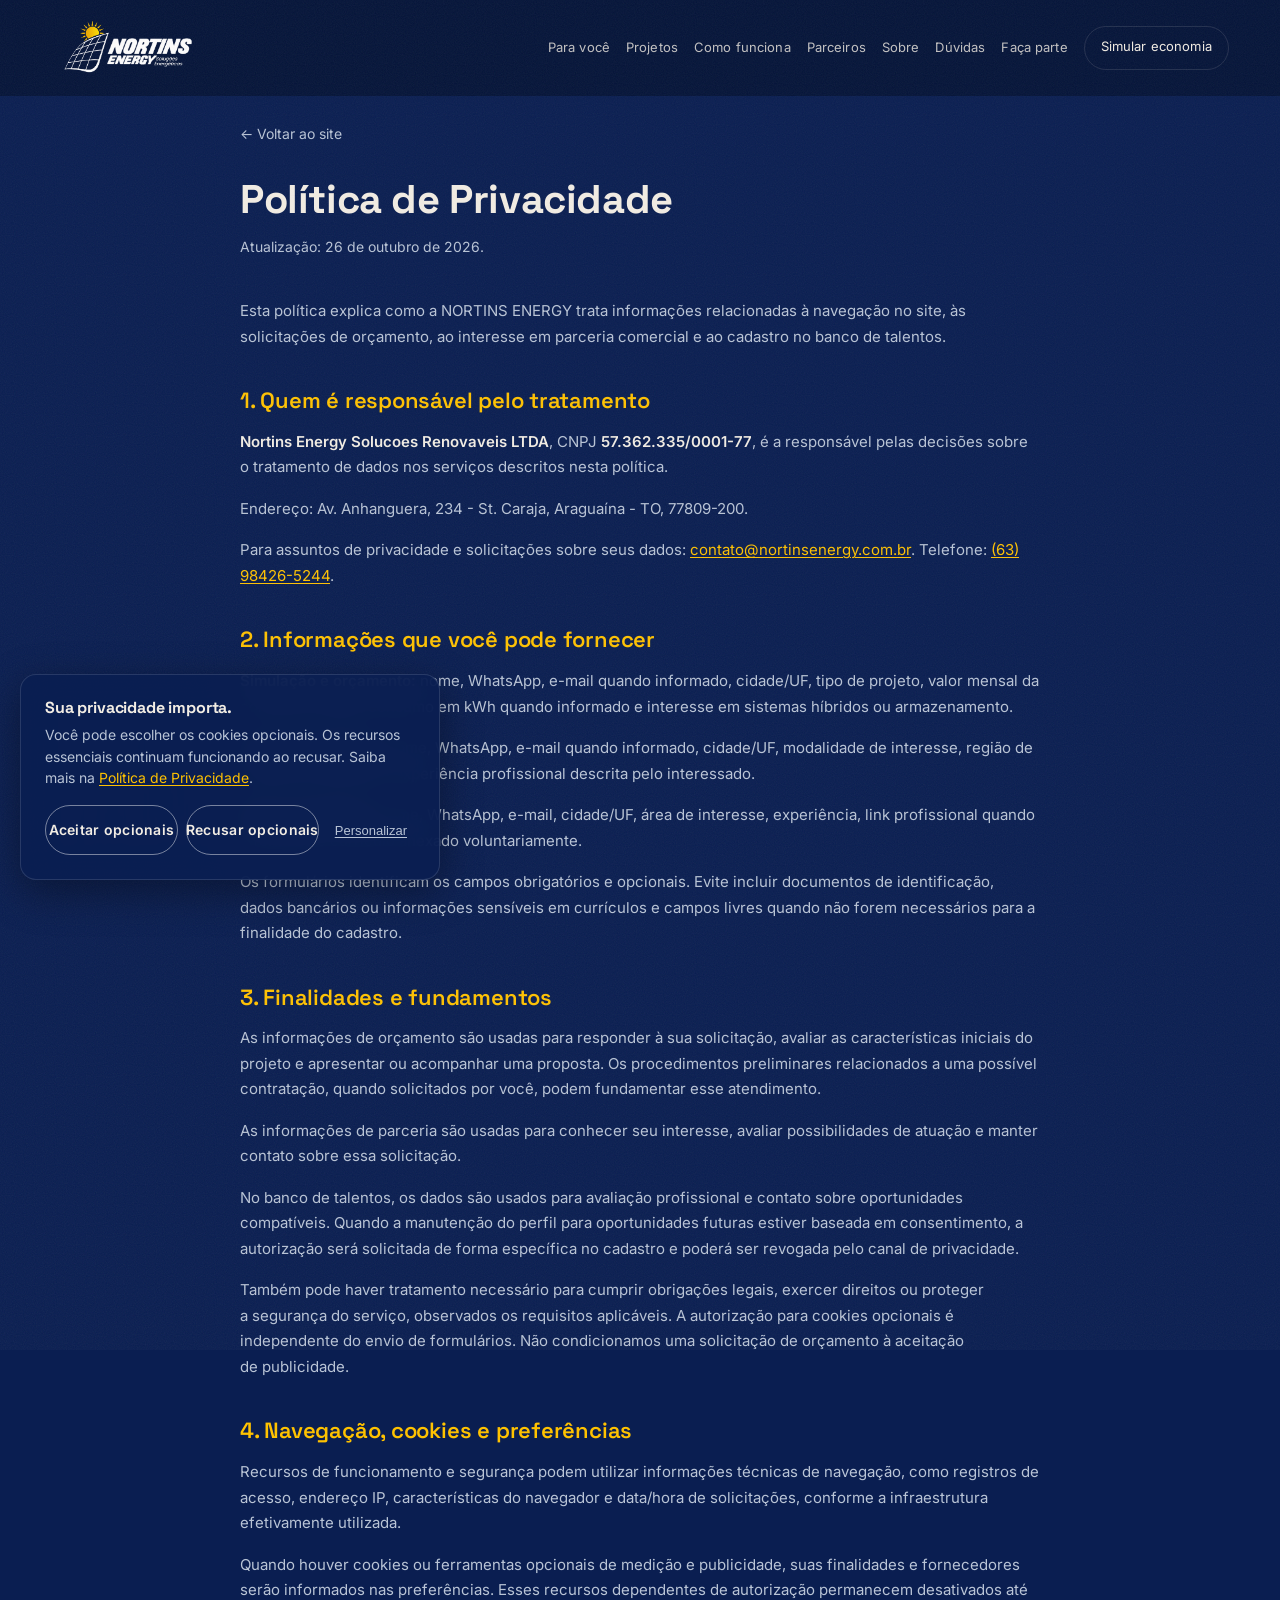
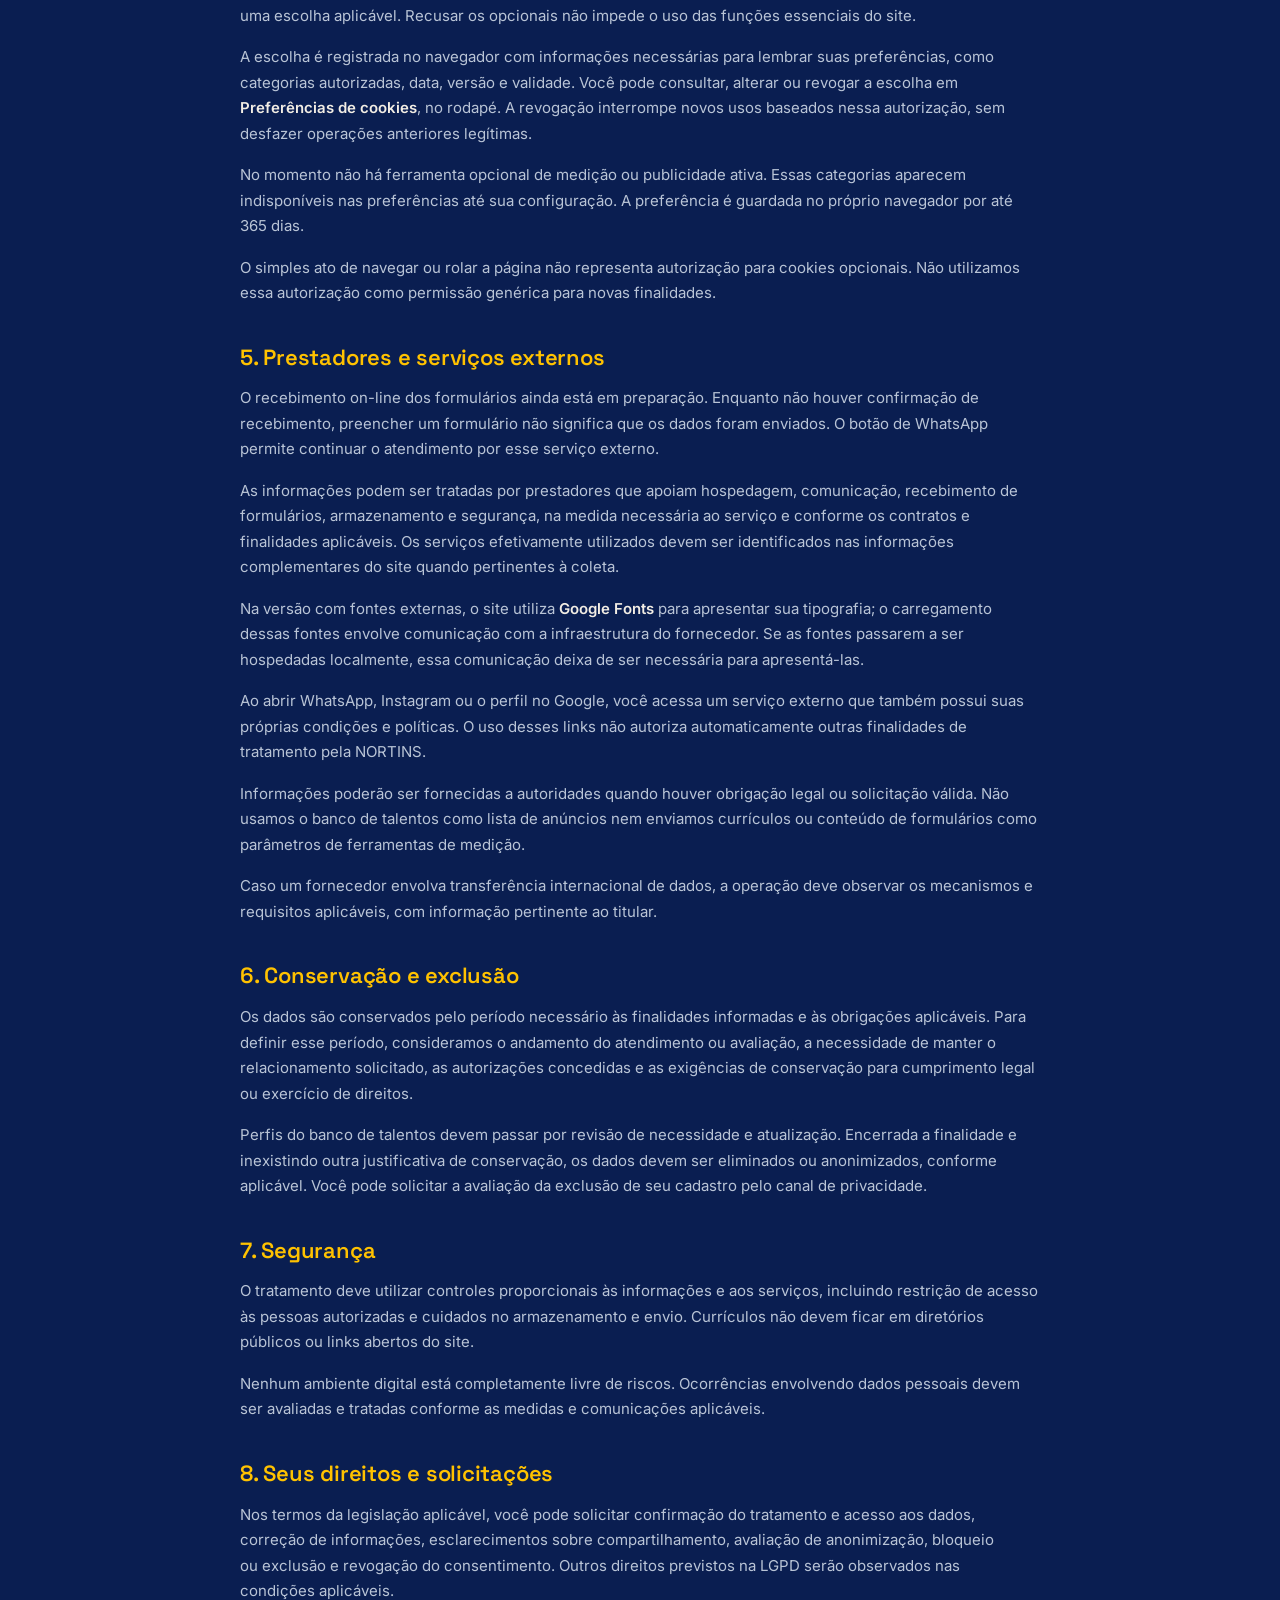
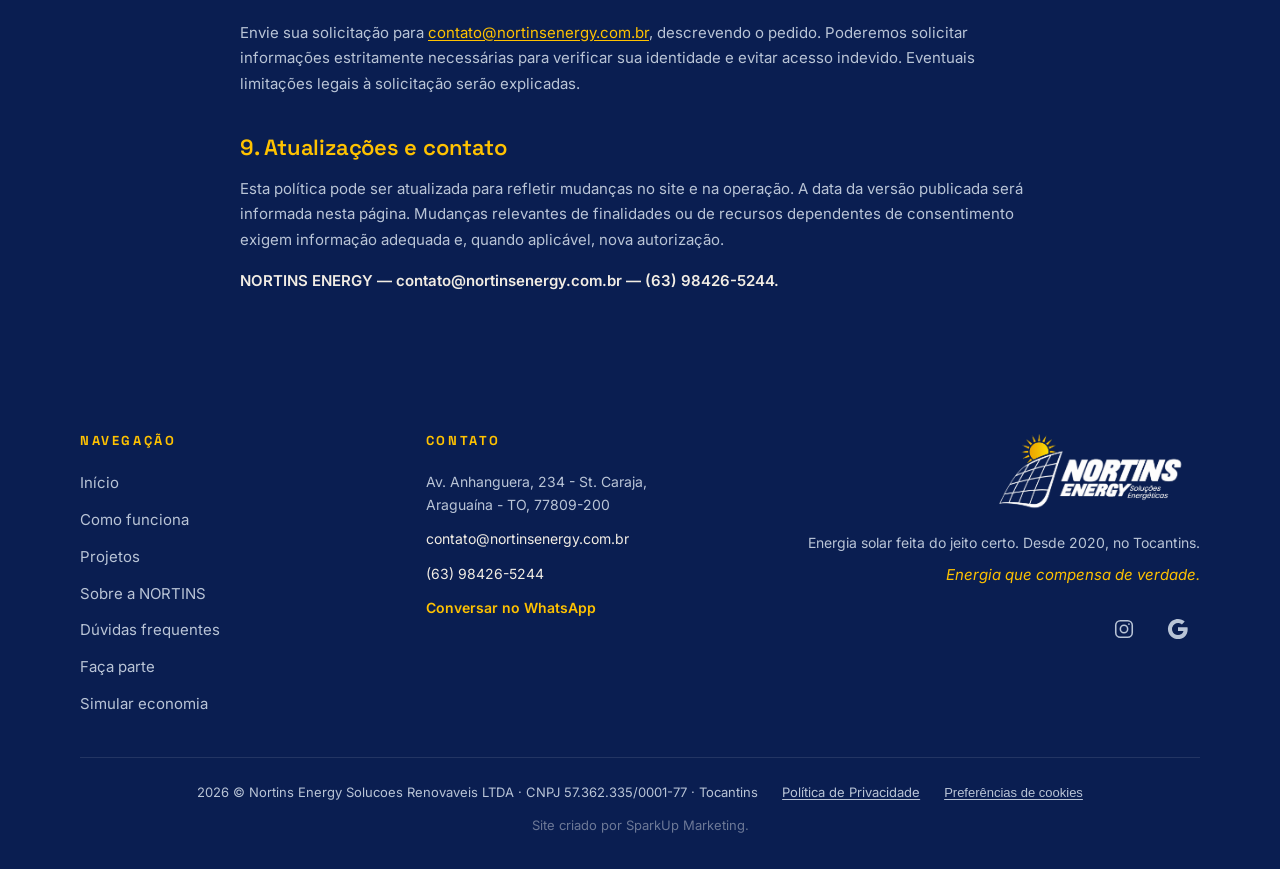
<file: privacidade.html>
<!DOCTYPE html>
<html lang="pt-BR">
<head>
<meta charset="UTF-8">
<meta name="viewport" content="width=device-width, initial-scale=1">
<title>Política de Privacidade · NORTINS ENERGY</title>
<link rel="preconnect" href="https://fonts.googleapis.com">
<link rel="preconnect" href="https://fonts.gstatic.com" crossorigin>
<link href="https://fonts.googleapis.com/css2?family=Inter:wght@400;500;600&family=Space+Grotesk:wght@500;600;700&display=swap" rel="stylesheet">
<link rel="stylesheet" href="estilo.css">
<style>
.priv-page { min-height: 100vh; background: var(--fundo); color: var(--texto); display: flex; flex-direction: column; }
.priv-main { flex: 1; padding: 120px 20px 64px; }
.priv-container { max-width: 800px; margin: 0 auto; }
.priv-back { display: inline-flex; align-items: center; gap: 8px; font-size: 14px; color: var(--texto-suave); text-decoration: none; margin-bottom: 32px; transition: color .2s; }
.priv-back:hover { color: var(--acento); }
.priv-title { font-family: var(--fonte-titulo); font-size: clamp(28px, 4vw, 40px); font-weight: 700; color: var(--texto); line-height: 1.15; margin: 0 0 12px; }
.priv-updated { font-size: 14px; color: var(--texto-suave); margin: 0 0 40px; }
.priv-content h2 { font-family: var(--fonte-titulo); font-size: 22px; font-weight: 600; color: var(--acento); margin: 40px 0 16px; }
.priv-content p { font-size: 15px; line-height: 1.7; color: var(--texto-suave); margin: 0 0 16px; }
.priv-content a { color: var(--acento); text-decoration: underline; text-underline-offset: 2px; }
.priv-content strong { color: var(--texto); font-weight: 600; }
@media (max-width: 600px) {
  .priv-main { padding: 100px 16px 48px; }
  .priv-title { font-size: 26px; }
}
</style>
<link rel="stylesheet" href="cookies.css">
<link rel="stylesheet" href="cadastros.css">
</head>
<body class="priv-page">
<header class="topo" data-site-header>
  <a href="index.html#inicio" class="marca" aria-label="NORTINS ENERGY — Início">
    <img src="assets/logo-branca.png" alt="NORTINS ENERGY" class="marca-logo" width="2003" height="785">
  </a>
  <button type="button" class="menu-toggle" aria-expanded="false" aria-controls="site-menu" aria-label="Abrir menu de navegação">
    <span>Menu</span>
    <svg width="22" height="22" viewBox="0 0 24 24" fill="none" stroke="currentColor" stroke-width="1.8" stroke-linecap="round" aria-hidden="true" focusable="false"><path class="menu-toggle__abrir" d="M4 6h16M4 12h16M4 18h16"/><path class="menu-toggle__fechar" d="m6 6 12 12M6 18 18 6"/></svg>
  </button>
  <nav class="menu" id="site-menu" aria-label="Seções do site">
    <a href="index.html#beneficios">Para você</a>
    <a href="index.html#projetos-recentes">Projetos</a>
    <a href="index.html#solucoes">Como funciona</a>
    <a href="index.html#parceiros">Parceiros</a>
    <a href="index.html#sobre">Sobre</a>
    <a href="index.html#faq">Dúvidas</a>
    <a href="index.html#faca-parte">Faça parte</a>
    <a href="index.html#contato" class="menu-cta">Simular economia</a>
  </nav>
</header>
<main class="priv-main">
<div class="priv-container">
<a href="index.html" class="priv-back">← Voltar ao site</a>
<h1 class="priv-title">Política de Privacidade</h1>
<p class="priv-updated">Atualização: 26 de outubro de 2026.</p>
<div class="priv-content">
<p>Esta política explica como a NORTINS ENERGY trata informações relacionadas à navegação no site, às solicitações de orçamento, ao interesse em parceria comercial e ao cadastro no banco de talentos.</p>
<h2>1. Quem é responsável pelo tratamento</h2>
<p><strong>Nortins Energy Solucoes Renovaveis LTDA</strong>, CNPJ <strong>57.362.335/0001-77</strong>, é a responsável pelas decisões sobre o tratamento de dados nos serviços descritos nesta política.</p>
<p>Endereço: Av. Anhanguera, 234 - St. Caraja, Araguaína - TO, 77809-200.</p>
<p>Para assuntos de privacidade e solicitações sobre seus dados: <a href="mailto:contato@nortinsenergy.com.br">contato@nortinsenergy.com.br</a>. Telefone: <a href="tel:+5563984265244">(63) 98426-5244</a>.</p>
<h2>2. Informações que você pode fornecer</h2>
<p><strong>Simulação e orçamento:</strong> nome, WhatsApp, e-mail quando informado, cidade/UF, tipo de projeto, valor mensal da conta de energia, consumo em kWh quando informado e interesse em sistemas híbridos ou armazenamento.</p>
<p><strong>Parceria comercial:</strong> nome, WhatsApp, e-mail quando informado, cidade/UF, modalidade de interesse, região de atuação pretendida e experiência profissional descrita pelo interessado.</p>
<p><strong>Banco de talentos:</strong> nome, WhatsApp, e-mail, cidade/UF, área de interesse, experiência, link profissional quando informado e currículo anexado voluntariamente.</p>
<p>Os formulários identificam os campos obrigatórios e opcionais. Evite incluir documentos de identificação, dados bancários ou informações sensíveis em currículos e campos livres quando não forem necessários para a finalidade do cadastro.</p>
<h2>3. Finalidades e fundamentos</h2>
<p>As informações de orçamento são usadas para responder à sua solicitação, avaliar as características iniciais do projeto e apresentar ou acompanhar uma proposta. Os procedimentos preliminares relacionados a uma possível contratação, quando solicitados por você, podem fundamentar esse atendimento.</p>
<p>As informações de parceria são usadas para conhecer seu interesse, avaliar possibilidades de atuação e manter contato sobre essa solicitação.</p>
<p>No banco de talentos, os dados são usados para avaliação profissional e contato sobre oportunidades compatíveis. Quando a manutenção do perfil para oportunidades futuras estiver baseada em consentimento, a autorização será solicitada de forma específica no cadastro e poderá ser revogada pelo canal de privacidade.</p>
<p>Também pode haver tratamento necessário para cumprir obrigações legais, exercer direitos ou proteger a segurança do serviço, observados os requisitos aplicáveis. A autorização para cookies opcionais é independente do envio de formulários. Não condicionamos uma solicitação de orçamento à aceitação de publicidade.</p>
<h2>4. Navegação, cookies e preferências</h2>
<p>Recursos de funcionamento e segurança podem utilizar informações técnicas de navegação, como registros de acesso, endereço IP, características do navegador e data/hora de solicitações, conforme a infraestrutura efetivamente utilizada.</p>
<p>Quando houver cookies ou ferramentas opcionais de medição e publicidade, suas finalidades e fornecedores serão informados nas preferências. Esses recursos dependentes de autorização permanecem desativados até uma escolha aplicável. Recusar os opcionais não impede o uso das funções essenciais do site.</p>
<p>A escolha é registrada no navegador com informações necessárias para lembrar suas preferências, como categorias autorizadas, data, versão e validade. Você pode consultar, alterar ou revogar a escolha em <strong>Preferências de cookies</strong>, no rodapé. A revogação interrompe novos usos baseados nessa autorização, sem desfazer operações anteriores legítimas.</p>
<p>No momento não há ferramenta opcional de medição ou publicidade ativa. Essas categorias aparecem indisponíveis nas preferências até sua configuração. A preferência é guardada no próprio navegador por até 365 dias.</p><p>O simples ato de navegar ou rolar a página não representa autorização para cookies opcionais. Não utilizamos essa autorização como permissão genérica para novas finalidades.</p>
<h2>5. Prestadores e serviços externos</h2><p>O recebimento on-line dos formulários ainda está em preparação. Enquanto não houver confirmação de recebimento, preencher um formulário não significa que os dados foram enviados. O botão de WhatsApp permite continuar o atendimento por esse serviço externo.</p>
<p>As informações podem ser tratadas por prestadores que apoiam hospedagem, comunicação, recebimento de formulários, armazenamento e segurança, na medida necessária ao serviço e conforme os contratos e finalidades aplicáveis. Os serviços efetivamente utilizados devem ser identificados nas informações complementares do site quando pertinentes à coleta.</p>
<p>Na versão com fontes externas, o site utiliza <strong>Google Fonts</strong> para apresentar sua tipografia; o carregamento dessas fontes envolve comunicação com a infraestrutura do fornecedor. Se as fontes passarem a ser hospedadas localmente, essa comunicação deixa de ser necessária para apresentá-las.</p>
<p>Ao abrir WhatsApp, Instagram ou o perfil no Google, você acessa um serviço externo que também possui suas próprias condições e políticas. O uso desses links não autoriza automaticamente outras finalidades de tratamento pela NORTINS.</p>
<p>Informações poderão ser fornecidas a autoridades quando houver obrigação legal ou solicitação válida. Não usamos o banco de talentos como lista de anúncios nem enviamos currículos ou conteúdo de formulários como parâmetros de ferramentas de medição.</p>
<p>Caso um fornecedor envolva transferência internacional de dados, a operação deve observar os mecanismos e requisitos aplicáveis, com informação pertinente ao titular.</p>
<h2>6. Conservação e exclusão</h2>
<p>Os dados são conservados pelo período necessário às finalidades informadas e às obrigações aplicáveis. Para definir esse período, consideramos o andamento do atendimento ou avaliação, a necessidade de manter o relacionamento solicitado, as autorizações concedidas e as exigências de conservação para cumprimento legal ou exercício de direitos.</p>
<p>Perfis do banco de talentos devem passar por revisão de necessidade e atualização. Encerrada a finalidade e inexistindo outra justificativa de conservação, os dados devem ser eliminados ou anonimizados, conforme aplicável. Você pode solicitar a avaliação da exclusão de seu cadastro pelo canal de privacidade.</p>
<h2>7. Segurança</h2>
<p>O tratamento deve utilizar controles proporcionais às informações e aos serviços, incluindo restrição de acesso às pessoas autorizadas e cuidados no armazenamento e envio. Currículos não devem ficar em diretórios públicos ou links abertos do site.</p>
<p>Nenhum ambiente digital está completamente livre de riscos. Ocorrências envolvendo dados pessoais devem ser avaliadas e tratadas conforme as medidas e comunicações aplicáveis.</p>
<h2>8. Seus direitos e solicitações</h2>
<p>Nos termos da legislação aplicável, você pode solicitar confirmação do tratamento e acesso aos dados, correção de informações, esclarecimentos sobre compartilhamento, avaliação de anonimização, bloqueio ou exclusão e revogação do consentimento. Outros direitos previstos na LGPD serão observados nas condições aplicáveis.</p>
<p>Envie sua solicitação para <a href="mailto:contato@nortinsenergy.com.br">contato@nortinsenergy.com.br</a>, descrevendo o pedido. Poderemos solicitar informações estritamente necessárias para verificar sua identidade e evitar acesso indevido. Eventuais limitações legais à solicitação serão explicadas.</p>
<h2>9. Atualizações e contato</h2>
<p>Esta política pode ser atualizada para refletir mudanças no site e na operação. A data da versão publicada será informada nesta página. Mudanças relevantes de finalidades ou de recursos dependentes de consentimento exigem informação adequada e, quando aplicável, nova autorização.</p>
<p><strong>NORTINS ENERGY — contato@nortinsenergy.com.br — (63) 98426-5244.</strong></p>
</div>
</div>
</main>
<footer class="rodape">
<div class="rodape__inner">
<div class="rodape__col rodape__col--nav">
<h4 class="rodape__col-titulo">NAVEGAÇÃO</h4>
<nav aria-label="Rodapé">
<a href="index.html#inicio">Início</a>
<a href="index.html#solucoes">Como funciona</a>
<a href="index.html#projetos-recentes">Projetos</a>
<a href="index.html#sobre">Sobre a NORTINS</a>
<a href="index.html#faq">Dúvidas frequentes</a>
<a href="index.html#faca-parte">Faça parte</a>
<a href="index.html#contato">Simular economia</a>
</nav>
</div>
<div class="rodape__col rodape__col--contato">
<h4 class="rodape__col-titulo">CONTATO</h4>
<p>Av. Anhanguera, 234 - St. Caraja,<br>Araguaína - TO, 77809-200</p>
<p><a href="mailto:contato@nortinsenergy.com.br">contato@nortinsenergy.com.br</a></p>
<p><a href="tel:+5563984265244">(63) 98426-5244</a></p>
<p class="rodape__whats"><a href="https://wa.me/5563984265244" target="_blank" rel="noopener">Conversar no WhatsApp</a></p>
</div>
<div class="rodape__col rodape__col--marca">
<img src="assets/logo-branca.png" alt="NORTINS ENERGY" class="rodape__logo">
<p class="rodape__tagline">Energia solar feita do jeito certo. Desde 2020, no Tocantins.</p>
<p class="rodape__slogan"><em>Energia que compensa de verdade.</em></p>
<div class="rodape__social">
        <a href="https://www.instagram.com/nortinsenergy/" target="_blank" rel="noopener" aria-label="Instagram da NORTINS ENERGY"><svg width="22" height="22" viewBox="0 0 24 24" fill="none" stroke="currentColor" stroke-width="1.7" stroke-linecap="round" stroke-linejoin="round" aria-hidden="true" focusable="false"><rect x="3" y="3" width="18" height="18" rx="5"/><circle cx="12" cy="12" r="4"/><circle cx="17.4" cy="6.6" r="1" fill="currentColor" stroke="none"/></svg></a>
        <a href="https://share.google/aiGKbXrclu3SgtO0j" target="_blank" rel="noopener" aria-label="Perfil da NORTINS ENERGY no Google"><svg width="22" height="22" viewBox="0 0 24 24" fill="currentColor" aria-hidden="true" focusable="false"><path d="M22.56 12.25c0-.78-.07-1.53-.2-2.25H12v4.26h5.92c-.26 1.37-1.04 2.53-2.21 3.31v2.77h3.57c2.08-1.92 3.28-4.74 3.28-8.09Z"/><path d="M12 23c2.97 0 5.46-.98 7.28-2.66l-3.57-2.77c-.98.66-2.23 1.06-3.71 1.06-2.87 0-5.31-1.94-6.18-4.55H2.16v2.84C3.97 20.53 7.69 23 12 23Z"/><path d="M5.82 14.09c-.22-.66-.35-1.36-.35-2.09s.13-1.43.35-2.09V7.07H2.16C1.42 8.55 1 10.22 1 12s.42 3.45 1.16 4.93l3.66-2.84Z"/><path d="M12 5.38c1.62 0 3.06.56 4.21 1.64l3.15-3.15C17.45 2.09 14.97 1 12 1 7.69 1 3.97 3.47 2.16 7.07l3.66 2.84c.87-2.61 3.31-4.53 6.18-4.53Z"/></svg></a>
      </div>
</div>
</div>
<div class="rodape__bottom">
<span><span data-ano>2026</span> © Nortins Energy Solucoes Renovaveis LTDA · CNPJ 57.362.335/0001-77 · Tocantins</span>
<a href="privacidade.html">Política de Privacidade</a>
<button type="button" class="rodape__cookies-btn" id="btn-preferencias-cookies">Preferências de cookies</button>
<span class="rodape__credito">Site criado por SparkUp Marketing.</span>
</div>
</footer>
<script src="app.js" defer></script>
<script src="navegacao.js" defer></script>
<script src="config.js"></script>
<script src="cookies.js" defer></script>
</body>
</html>
</file>
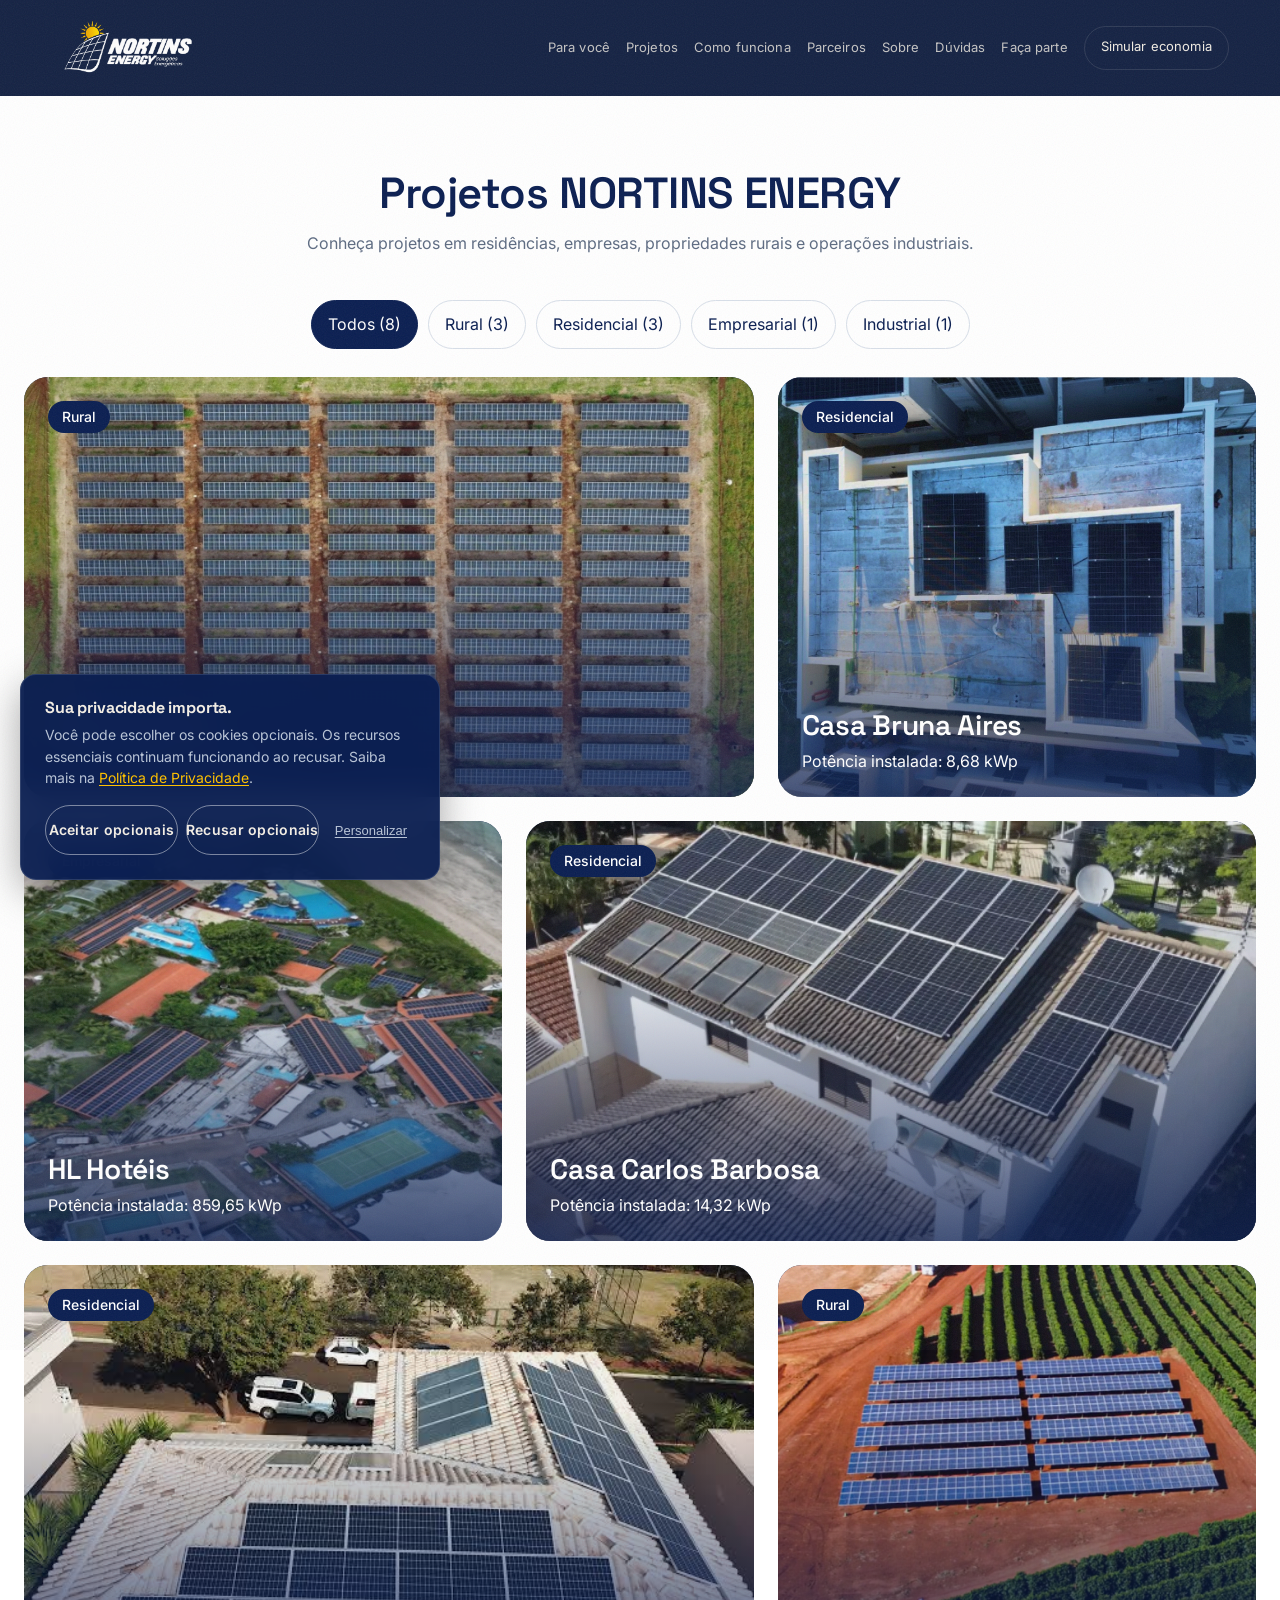
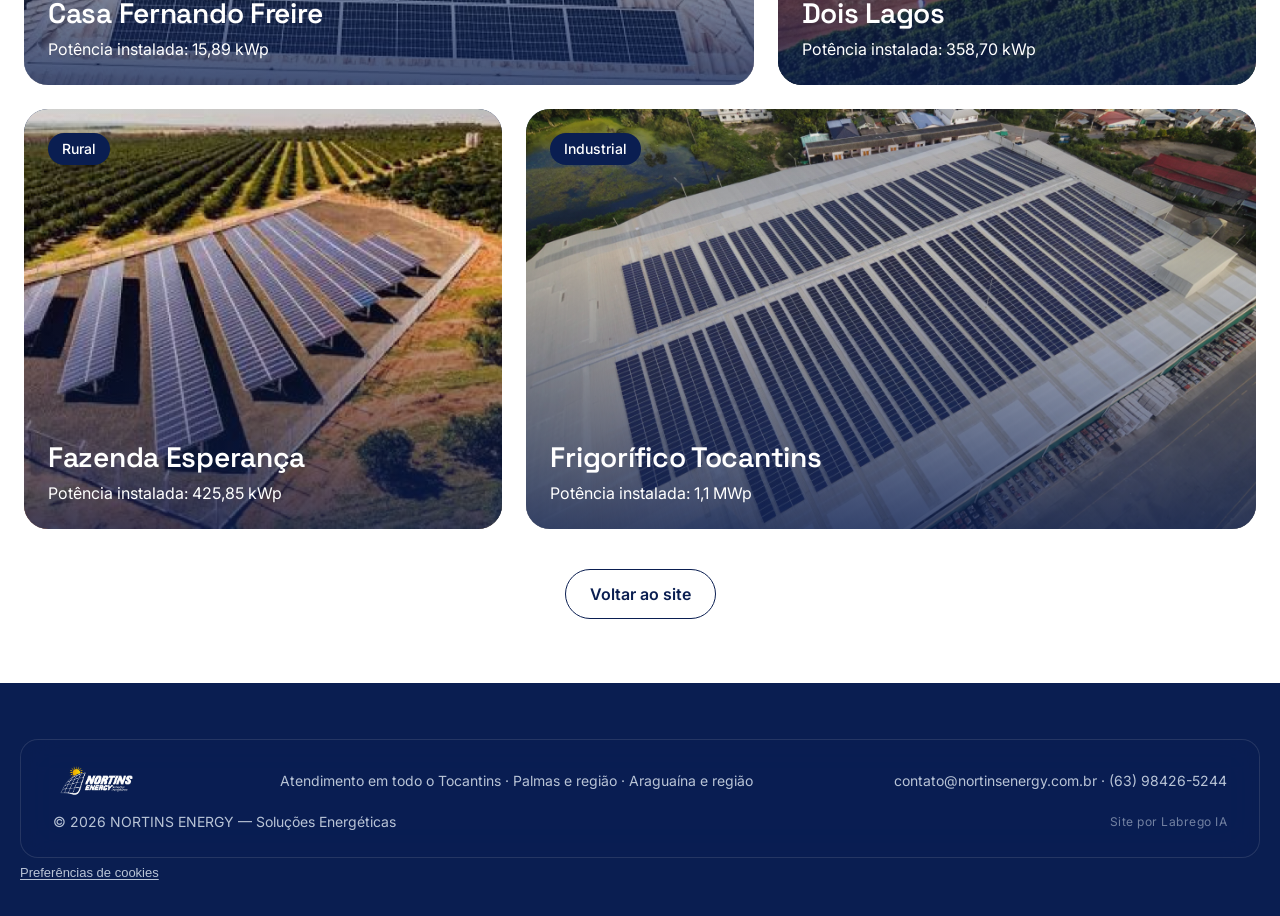
<file: projetos.html>
<!doctype html>
<!--
NORTINS ENERGY · Site Cinematográfico por Labrego IA (labregoia.com.br)
Projeto: LBG-SC-20261024-78260A16D8 · Assinatura LBG-SC-2026-v1
© 2026 Labrego IA. Estrutura, código e método licenciados.
-->
<html lang="pt-BR">
<head>
<meta charset="utf-8">
<meta name="viewport" content="width=device-width, initial-scale=1">
<title>Projetos NORTINS ENERGY</title>
<meta name="description" content="Conheça projetos em residências, empresas, propriedades rurais e operações industriais da NORTINS ENERGY no Tocantins.">
<meta name="generator" content="Site Cinematográfico · Labrego IA">
<meta name="author" content="Labrego IA · labregoia.com.br">
<meta property="og:title" content="Projetos NORTINS ENERGY">
<meta property="og:description" content="Conheça projetos em residências, empresas, propriedades rurais e operações industriais da NORTINS ENERGY no Tocantins.">
<meta property="og:image" content="assets/images/projects/canal-do-boi.png">
<meta name="theme-color" content="#0A1E51">
<link rel="preconnect" href="https://fonts.googleapis.com">
<link rel="preconnect" href="https://fonts.gstatic.com" crossorigin>
<link href="https://fonts.googleapis.com/css2?family=Space+Grotesk:wght@400;500;600;700&family=Inter:wght@400;500;600&display=swap" rel="stylesheet">
<link rel="stylesheet" href="estilo.css">
<link rel="stylesheet" href="cookies.css">
<link rel="stylesheet" href="cadastros.css">
</head>
<body>
<header class="topo" data-site-header>
  <a href="index.html#inicio" class="marca" aria-label="NORTINS ENERGY — Início">
    <img src="assets/logo-branca.png" alt="NORTINS ENERGY" class="marca-logo" width="2003" height="785">
  </a>
  <button type="button" class="menu-toggle" aria-expanded="false" aria-controls="site-menu" aria-label="Abrir menu de navegação">
    <span>Menu</span>
    <svg width="22" height="22" viewBox="0 0 24 24" fill="none" stroke="currentColor" stroke-width="1.8" stroke-linecap="round" aria-hidden="true" focusable="false"><path class="menu-toggle__abrir" d="M4 6h16M4 12h16M4 18h16"/><path class="menu-toggle__fechar" d="m6 6 12 12M6 18 18 6"/></svg>
  </button>
  <nav class="menu" id="site-menu" aria-label="Seções do site">
    <a href="index.html#beneficios">Para você</a>
    <a href="index.html#projetos-recentes">Projetos</a>
    <a href="index.html#solucoes">Como funciona</a>
    <a href="index.html#parceiros">Parceiros</a>
    <a href="index.html#sobre">Sobre</a>
    <a href="index.html#faq">Dúvidas</a>
    <a href="index.html#faca-parte">Faça parte</a>
    <a href="index.html#contato" class="menu-cta">Simular economia</a>
  </nav>
</header>
<main>
<section class="nortins-projects nortins-projects--galeria">
<div class="nortins-projects__inner">
<header class="nortins-projects__header">
<h1 class="nortins-projects__title">Projetos NORTINS ENERGY</h1>
<p class="nortins-projects__intro">Conheça projetos em residências, empresas, propriedades rurais e operações industriais.</p>
</header>
<div class="nortins-projects__filters" role="group" aria-label="Filtrar projetos por categoria">
<button type="button" class="nortins-projects__filter" data-filter="todos" aria-pressed="true">Todos (8)</button>
<button type="button" class="nortins-projects__filter" data-filter="rural" aria-pressed="false">Rural (3)</button>
<button type="button" class="nortins-projects__filter" data-filter="residencial" aria-pressed="false">Residencial (3)</button>
<button type="button" class="nortins-projects__filter" data-filter="empresarial" aria-pressed="false">Empresarial (1)</button>
<button type="button" class="nortins-projects__filter" data-filter="industrial" aria-pressed="false">Industrial (1)</button>
</div>
<div class="nortins-projects__grid" id="projetos-grid">
<article class="nortins-project-card" data-category="rural">
<img class="nortins-project-card__image" src="assets/images/projects/canal-do-boi.png" alt="Vista aérea de uma instalação de painéis solares no solo — Canal do Boi." loading="lazy">
<span class="nortins-project-card__category">Rural</span>
<div class="nortins-project-card__info">
<h3 class="nortins-project-card__name">Canal do Boi</h3>
<p class="nortins-project-card__power">Potência instalada: 1,6 MWp</p>
</div>
</article>
<article class="nortins-project-card" data-category="residencial">
<img class="nortins-project-card__image" src="assets/images/projects/casa-bruna-aires.png" alt="Vista aérea dos painéis solares no telhado — Casa Bruna Aires." loading="lazy">
<span class="nortins-project-card__category">Residencial</span>
<div class="nortins-project-card__info">
<h3 class="nortins-project-card__name">Casa Bruna Aires</h3>
<p class="nortins-project-card__power">Potência instalada: 8,68 kWp</p>
</div>
</article>
<article class="nortins-project-card" data-category="empresarial">
<img class="nortins-project-card__image" src="assets/images/projects/hl-hoteis.png" alt="Vista aérea do complexo hoteleiro com painéis solares nos telhados — HL Hotéis." loading="lazy">
<span class="nortins-project-card__category">Empresarial</span>
<div class="nortins-project-card__info">
<h3 class="nortins-project-card__name">HL Hotéis</h3>
<p class="nortins-project-card__power">Potência instalada: 859,65 kWp</p>
</div>
</article>
<article class="nortins-project-card" data-category="residencial">
<img class="nortins-project-card__image" src="assets/images/projects/casa-carlos-barbosa.png" alt="Sistema fotovoltaico residencial — Casa Carlos Barbosa." loading="lazy">
<span class="nortins-project-card__category">Residencial</span>
<div class="nortins-project-card__info">
<h3 class="nortins-project-card__name">Casa Carlos Barbosa</h3>
<p class="nortins-project-card__power">Potência instalada: 14,32 kWp</p>
</div>
</article>
<article class="nortins-project-card" data-category="residencial">
<img class="nortins-project-card__image" src="assets/images/projects/casa-fernando-freire.png" alt="Sistema fotovoltaico residencial — Casa Fernando Freire." loading="lazy">
<span class="nortins-project-card__category">Residencial</span>
<div class="nortins-project-card__info">
<h3 class="nortins-project-card__name">Casa Fernando Freire</h3>
<p class="nortins-project-card__power">Potência instalada: 15,89 kWp</p>
</div>
</article>
<article class="nortins-project-card" data-category="rural">
<img class="nortins-project-card__image" src="assets/images/projects/dois-lagos.png" alt="Instalação fotovoltaica em contexto rural — Dois Lagos." loading="lazy">
<span class="nortins-project-card__category">Rural</span>
<div class="nortins-project-card__info">
<h3 class="nortins-project-card__name">Dois Lagos</h3>
<p class="nortins-project-card__power">Potência instalada: 358,70 kWp</p>
</div>
</article>
<article class="nortins-project-card" data-category="rural">
<img class="nortins-project-card__image" src="assets/images/projects/fazenda-esperanca.png" alt="Instalação fotovoltaica rural — Fazenda Esperança." loading="lazy">
<span class="nortins-project-card__category">Rural</span>
<div class="nortins-project-card__info">
<h3 class="nortins-project-card__name">Fazenda Esperança</h3>
<p class="nortins-project-card__power">Potência instalada: 425,85 kWp</p>
</div>
</article>
<article class="nortins-project-card" data-category="industrial">
<img class="nortins-project-card__image" src="assets/images/projects/frigorifico-tocantins.png" alt="Vista aérea de cobertura industrial com painéis solares — Frigorífico Tocantins." loading="lazy">
<span class="nortins-project-card__category">Industrial</span>
<div class="nortins-project-card__info">
<h3 class="nortins-project-card__name">Frigorífico Tocantins</h3>
<p class="nortins-project-card__power">Potência instalada: 1,1 MWp</p>
</div>
</article>
</div>
<div class="nortins-projects__actions">
<a href="index.html" class="nortins-projects__more">Voltar ao site</a>
</div>
</div>
</section>
</main>
<footer class="rodape">
<div class="painel rodape-painel">
<img src="assets/logo-branca.png" alt="NORTINS ENERGY" class="marca-logo marca-logo--rodape">
<span>Atendimento em todo o Tocantins · Palmas e região · Araguaína e região</span>
<span>contato@nortinsenergy.com.br · (63) 98426-5244</span>
<span>© <span data-ano></span> NORTINS ENERGY — Soluções Energéticas</span>
<a class="credito" href="https://labregoia.com.br" target="_blank" rel="noopener">Site por Labrego IA</a>
</div>
<button type="button" class="rodape__cookies-btn" id="btn-preferencias-cookies">Preferências de cookies</button></footer>
<script>
(() => {
const grid = document.getElementById('projetos-grid');
const botoes = document.querySelectorAll('.nortins-projects__filter');
const cards = Array.from(grid.querySelectorAll('.nortins-project-card'));
function aplicarFiltro(categoria) {
cards.forEach(card => {
const match = categoria === 'todos' || card.dataset.category === categoria;
card.hidden = !match;
});
}
botoes.forEach(btn => {
btn.addEventListener('click', () => {
botoes.forEach(b => b.setAttribute('aria-pressed', 'false'));
btn.setAttribute('aria-pressed', 'true');
aplicarFiltro(btn.dataset.filter);
});
});
document.querySelectorAll('[data-ano]').forEach(el => el.textContent = new Date().getFullYear());
})();
</script>
<script src="navegacao.js" defer></script>
<script src="config.js"></script>
<script src="cookies.js" defer></script>
</body>
</html>
</file>
<file: estilo.css>
/* Site Cinematográfico · © 2026 Labrego IA · LBG-SC-2026-v1 */

/* ── Tokens: ajuste pela identidade visual do cliente ───────────────────── */
:root {
  --fundo: #0A1E51;          /* Azul profundo NORTINS - MESMA cor dos prompts */
  --fundo-2: #061538;
  --texto: #f2ede4;
  --texto-suave: #b9c4d6;
  --acento: #FFC200;         /* Amarelo solar NORTINS */
  --acento-texto: #0A1E51;   /* texto sobre o acento */
  --linha: rgb(242 237 228 / 0.12);
  --painel: rgb(10 30 81 / 0.62);
  --mistura: lighten;        /* tema escuro: lighten | tema claro: multiply */

  --fonte-titulo: "Space Grotesk", system-ui, sans-serif;
  --fonte-texto: "Inter", system-ui, sans-serif;

  --raio: 18px;
  --gutter: clamp(16px, 4vw, 56px);
  --largura: 1240px;
  --ease: cubic-bezier(.2, .7, .1, 1);
}
/* Tema claro (marcas de luz, saúde, casamento etc.): troque os tokens assim
:root {
  --fundo: #f4efe7; --fundo-2: #ebe4d8; --texto: #1d1a16; --texto-suave: #5d564c;
  --linha: rgb(29 26 22 / .12); --painel: rgb(244 239 231 / .7); --mistura: multiply;
}
*/

*, *::before, *::after { box-sizing: border-box; }
html { scroll-behavior: smooth; -webkit-text-size-adjust: 100%; overflow-x: clip; }
body {
  margin: 0;
  background: var(--fundo);
  color: var(--texto);
  font: 400 clamp(16px, 1.05vw, 18px)/1.65 var(--fonte-texto);
  overflow-x: clip;
  -webkit-font-smoothing: antialiased;
}
/* Grão de filme: tira o aspecto "liso de IA" */
body::after {
  content: ""; position: fixed; inset: -50%; z-index: 90; pointer-events: none; opacity: .07;
  background-image: url("data:image/svg+xml,%3Csvg xmlns='http://www.w3.org/2000/svg' width='160' height='160'%3E%3Cfilter id='n'%3E%3CfeTurbulence type='fractalNoise' baseFrequency='.9' numOctaves='2' stitchTiles='stitch'/%3E%3C/filter%3E%3Crect width='100%25' height='100%25' filter='url(%23n)'/%3E%3C/svg%3E");
  animation: grao 1s steps(4) infinite;
}
@keyframes grao { 25% { transform: translate(-3%, 2%); } 50% { transform: translate(2%, -3%); } 75% { transform: translate(-2%, -1%); } }

img { max-width: 100%; display: block; }
a { color: inherit; }
h1, h2, h3 { font-family: var(--fonte-titulo); font-weight: 300; line-height: 1.08; margin: 0 0 .5em; letter-spacing: -.01em; text-wrap: balance; }
h1 { font-size: clamp(38px, 6.2vw, 96px); }
h2 { font-size: clamp(32px, 4.2vw, 64px); }
h3 { font-size: clamp(21px, 1.8vw, 27px); font-weight: 500; }
p { margin: 0 0 1em; color: var(--texto-suave); text-wrap: pretty; }

/* ── Topo ──────────────────────────────────────────────────────────────── */
.topo {
  position: fixed; inset: 0 0 auto; z-index: 50;
  display: flex; align-items: center; justify-content: space-between; gap: 16px;
  padding: 18px var(--gutter);
  background: rgb(10 30 81 / .72);
  backdrop-filter: blur(12px) saturate(1.1); -webkit-backdrop-filter: blur(12px) saturate(1.1);
  transition: background .4s var(--ease), backdrop-filter .4s;
}
.topo.rolou { background: rgb(10 30 81 / .88); backdrop-filter: blur(16px) saturate(1.2); -webkit-backdrop-filter: blur(16px) saturate(1.2); }
.marca { text-decoration: none; display: flex; align-items: center; }
.marca-logo { height: 34px; width: auto; }
.marca-texto { font-family: var(--fonte-titulo); font-size: 22px; letter-spacing: .02em; }
.menu { display: flex; gap: 28px; align-items: center; font-size: 14px; letter-spacing: .04em; }
.menu a { text-decoration: none; opacity: .8; transition: opacity .3s; }
.menu a:hover { opacity: 1; }
.menu-cta { border: 1px solid var(--linha); padding: 9px 16px; border-radius: 999px; opacity: 1 !important; }
@media (max-width: 760px) { .menu a:not(.menu-cta) { display: none; } }

/* ── Abertura cinematográfica ──────────────────────────────────────────── */
.cine { position: relative; height: var(--altura, 300vh); }
.cine-palco { position: sticky; top: 0; height: 100vh; height: 100svh; overflow: hidden; }
.cine-canvas { position: absolute; inset: 0; width: 100%; height: 100%; }
.cine-vinheta {
  position: absolute; inset: 0; pointer-events: none;
  background:
    linear-gradient(90deg, rgb(10 30 81 / .85) 0%, rgb(10 30 81 / .6) 35%, transparent 65%),
    linear-gradient(to bottom, transparent 60%, var(--fundo) 100%);
}
.hero-conteudo {
  position: absolute; inset: 0; z-index: 2;
  display: flex; flex-direction: column; justify-content: flex-start;
  padding: calc(var(--header-height, 96px) + 28px) var(--gutter) 0;
  max-width: var(--largura); margin: 0 auto;
  pointer-events: none;
}
.hero-texto { pointer-events: auto; max-width: 560px; margin-bottom: 32px; }
.hero-sobretitulo {
  display: block; font-size: 12px; letter-spacing: .3em; color: var(--acento);
  margin-bottom: 16px; font-weight: 600;
}
.hero-titulo {
  font-size: clamp(28px, 4vw, 52px); line-height: 1.12; margin-bottom: .4em;
  max-width: 18ch; font-weight: 700;
}
@media (min-width: 1024px) {
  .hero-titulo { font-size: clamp(48px, 3.6vw, 52px); }
}
@media (min-width: 641px) and (max-width: 1023px) {
  .hero-titulo { font-size: clamp(36px, 4.2vw, 44px); }
  .hero-indicadores { grid-template-columns: repeat(2, 1fr); gap: 12px; }
}
@media (max-width: 640px) {
  .hero-conteudo { padding-top: calc(var(--header-height, 80px) + 24px); }
  .hero-titulo { font-size: clamp(28px, 7vw, 30px); max-width: 100%; }
  .hero-apoyo { font-size: clamp(14px, 3.8vw, 16px); margin-bottom: 18px; }
  .hero-indicadores { grid-template-columns: repeat(2, 1fr); gap: 10px; margin-top: 14px; }
  .hero-ind { padding: 10px 12px; min-height: 60px; }
  .hero-ind strong { font-size: clamp(18px, 5vw, 24px); }
  .hero-ind span { font-size: 11px; }
}
@media (max-height: 700px) {
  .hero-conteudo { padding-top: calc(var(--header-height, 80px) + 20px); }
  .hero-texto { margin-bottom: 18px; }
  .hero-titulo { margin-bottom: .25em; }
  .hero-apoyo { margin-bottom: 14px; }
  .hero-indicadores { margin-top: 10px; gap: 8px; }
  .hero-ind { padding: 8px 10px; min-height: 52px; }
  .hero-calculadora { padding: 14px 16px; }
  .calc-rotulo { margin-bottom: 8px; font-size: 13px; }
  .calc-controles { margin-bottom: 12px; gap: 10px; }
}
.hero-apoyo { font-size: clamp(16px, 1.2vw, 19px); margin: 0 0 24px; max-width: 42ch; font-weight: 600; color: #fff; text-shadow: 0 1px 4px rgb(0 0 0 / .45); }
.hero-indicadores { display: grid; grid-template-columns: repeat(4, minmax(0, 1fr)); gap: 16px; margin-top: 18px; width: 100%; max-width: 720px; }
.hero-ind { background: rgb(255 255 255 / .08); padding: 12px 16px; border-radius: 10px; backdrop-filter: blur(6px); text-align: center; min-height: 72px; display: flex; flex-direction: column; justify-content: center; gap: 4px; }
.hero-ind strong { font-family: var(--fonte-titulo); font-size: clamp(22px, 2.2vw, 30px); color: var(--acento); line-height: 1.1; font-weight: 700; font-variant-numeric: tabular-nums; }
.hero-ind span { font-size: 13px; color: #fff; letter-spacing: .02em; text-shadow: 0 1px 3px rgb(0 0 0 / .4); }

/* ── Selects escuros para formulários públicos ─────────────────────────── */
form select, .modal-form select, .calc-select, select[name],
.campo select, .form--modal select, .simulador select, .parceria select, .talentos select {
  appearance: none; -webkit-appearance: none;
  background-color: #0A1E51 !important;
  color: #fff !important;
  border: 1px solid rgb(255 255 255 / .2);
  border-radius: 8px;
  padding: 12px 40px 12px 14px;
  min-height: 48px;
  font-size: 16px;
  line-height: 1.4;
  color-scheme: dark;
  background-image: url("data:image/svg+xml,%3Csvg xmlns='http://www.w3.org/2000/svg' width='12' height='8' fill='none'%3E%3Cpath d='M1 1.5l5 5 5-5' stroke='%23FFC200' stroke-width='1.5' stroke-linecap='round' stroke-linejoin='round'/%3E%3C/svg%3E");
  background-repeat: no-repeat;
  background-position: right 14px center;
  background-size: 12px 8px;
}
form select:focus, .modal-form select:focus, .calc-select:focus, select[name]:focus,
.campo select:focus, .form--modal select:focus {
  outline: 2px solid var(--acento);
  outline-offset: 2px;
  border-color: var(--acento);
}
form select option, .modal-form select option, select[name] option,
.campo select option, .form--modal select option {
  background-color: #0A1E51 !important;
  color: #fff !important;
  padding: 8px;
}
form select optgroup, .modal-form select optgroup, select[name] optgroup,
.campo select optgroup, .form--modal select optgroup {
  background-color: #0A1E51 !important;
  color: var(--acento) !important;
  font-weight: 600;
}
@media (max-width: 640px) {
  form select, .modal-form select, .calc-select, select[name],
  .campo select, .form--modal select { font-size: 16px !important; min-height: 48px; }
}

/* Calculadora integrada ao HERO */
.hero-calculadora {
  pointer-events: auto; align-self: flex-start;
  max-width: 520px; width: 100%; padding: 20px 24px;
}
.calc-rotulo { display: block; font-size: 14px; font-weight: 500; margin-bottom: 12px; color: var(--texto); }
.calc-controles { display: flex; align-items: center; gap: 16px; margin-bottom: 16px; }
@media (max-width: 480px) {
  .hero-calculadora { padding: 16px 18px; }
  .calc-controles { flex-wrap: wrap; gap: 12px; }
  .calc-slider { flex-basis: 100%; }
  .calc-input-grupo { flex: 1; }
  .calc-input { width: 100%; }
}
.calc-slider {
  flex: 1; -webkit-appearance: none; appearance: none; height: 6px; border-radius: 3px;
  background: rgb(255 255 255 / .2); outline: none; cursor: pointer;
}
.calc-slider::-webkit-slider-thumb {
  -webkit-appearance: none; width: 22px; height: 22px; border-radius: 50%;
  background: var(--acento); border: 2px solid var(--fundo); cursor: grab;
}
.calc-slider::-moz-range-thumb {
  width: 22px; height: 22px; border-radius: 50%;
  background: var(--acento); border: 2px solid var(--fundo); cursor: grab;
}
.calc-input-grupo { display: flex; align-items: center; gap: 4px; flex-shrink: 0; }
.calc-prefixo { font-weight: 600; color: var(--texto-suave); font-size: 15px; }
.calc-input {
  width: 90px; font: inherit; font-weight: 600; color: var(--texto); font-size: 18px;
  background: rgb(255 255 255 / .08); border: 1px solid var(--linha); border-radius: 10px;
  padding: 10px 12px; text-align: right; -moz-appearance: textfield;
}
.calc-input::-webkit-inner-spin-button, .calc-input::-webkit-outer-spin-button { -webkit-appearance: none; margin: 0; }
.calc-input:focus { outline: none; border-color: var(--acento); background: rgb(255 255 255 / .12); }
.calc-botao { width: 100%; }
.calc-aviso { min-height: 1.2em; margin: 8px 0 0; font-size: 13px; color: var(--acento); }

.cine-dica {
  position: absolute; bottom: 28px; left: 50%; transform: translateX(-50%); z-index: 3;
  display: grid; justify-items: center; gap: 8px; font-size: 11px; letter-spacing: .3em; text-transform: uppercase; opacity: .6;
  transition: opacity .5s;
}
.cine-dica span { width: 1px; height: 38px; background: linear-gradient(var(--texto), transparent); animation: dica 2s var(--ease) infinite; }
@keyframes dica { 0% { transform: scaleY(0); transform-origin: top; } 50% { transform: scaleY(1); transform-origin: top; } 51% { transform-origin: bottom; } 100% { transform: scaleY(0); transform-origin: bottom; } }
.cine.andou .cine-dica { opacity: 0; }

/* ── Modal Simulador (azul translúcido fosco) ─────────────────────────── */
.modal-overlay {
  position: fixed; inset: 0; z-index: 100;
  background: rgb(6 21 56 / .35);
  backdrop-filter: blur(6px); -webkit-backdrop-filter: blur(6px);
  display: flex; align-items: center; justify-content: center; padding: 20px;
  opacity: 0; visibility: hidden; transition: opacity .3s var(--ease), visibility .3s;
}
.modal-overlay.aberto { opacity: 1; visibility: visible; }
.modal-container {
  position: relative; width: 100%; max-width: 720px; max-height: 90vh; overflow-y: auto;
  background: rgb(10 30 81 / .72);
  backdrop-filter: blur(22px) saturate(1.2); -webkit-backdrop-filter: blur(22px) saturate(1.2);
  border: 1px solid rgb(255 255 255 / .14); border-radius: var(--raio);
  padding: clamp(24px, 4vw, 40px);
  box-shadow: 0 28px 70px rgb(0 0 0 / .45), 0 0 0 1px rgb(255 255 255 / .04) inset;
}
@media (max-width: 760px) {
  .modal-overlay { padding: 12px; align-items: flex-end; }
  .modal-container { max-height: 94vh; border-radius: 20px 20px 0 0; }
}
@supports not ((backdrop-filter: blur(1px)) or (-webkit-backdrop-filter: blur(1px))) {
  .modal-container { background: rgb(10 30 81 / .92); }
}
.modal-fechar {
  position: absolute; top: 16px; right: 16px; background: none; border: none;
  color: var(--texto-suave); font-size: 28px; line-height: 1; cursor: pointer; padding: 4px 8px;
  transition: color .2s;
}
.modal-fechar:hover { color: var(--texto); }
.modal-titulo { font-size: clamp(24px, 3vw, 32px); margin-bottom: .3em; }
.modal-desc { margin-bottom: 24px; font-size: 15px; }
.form--modal { gap: 14px; }
.form--modal .campo input, .form--modal .campo select, .form--modal .campo textarea {
  background: rgb(255 255 255 / .06);
}
.checkbox-label {
display: inline-flex; align-items: center; gap: 12px;
font-size: 14px; color: var(--texto-suave); cursor: pointer; line-height: 1.4;
}
.checkbox-label input[type="checkbox"] {
width: 20px; height: 20px; flex-shrink: 0; margin: 0;
accent-color: var(--acento); cursor: pointer;
}
/* ── Galeria de Projetos Recentes ──────────────────────────────────────── */
.nortins-projects {
position: relative; display: block; width: 100%; height: auto; min-height: 0;
padding: calc(var(--header-height) + 48px) 24px 64px; overflow: hidden; background: #fff; color: #0a1e51; box-sizing: border-box;
}
.nortins-projects--galeria .nortins-projects__header { margin-bottom: 32px; gap: 12px; display: flex; flex-direction: column; align-items: center; }
.nortins-projects--galeria .nortins-projects__intro { color: #5D6B82; margin: 0; }
.nortins-projects--galeria .nortins-projects__filters { margin: 0 0 28px; }
.nortins-projects *, .nortins-projects *::before, .nortins-projects *::after { box-sizing: border-box; }
.nortins-projects__inner { width: 100%; max-width: 1240px; margin: 0 auto; }
.nortins-projects__header { position: relative; margin: 0 0 48px; padding: 24px 0 12px; text-align: center; }
.nortins-projects__title {
position: relative; z-index: 1; max-width: 650px; margin: 0 auto;
font-size: clamp(30px, 3.4vw, 46px); line-height: 1.12; font-weight: 600;
text-align: center; text-wrap: balance; color: #0a1e51;
}
.nortins-projects__cloud {
position: absolute; top: 4px; z-index: 0; opacity: .22; pointer-events: none;
}
.nortins-projects__cloud--left { left: 0; width: 129px; height: 51px; animation: nortins-cloud-left 50s linear infinite; }
.nortins-projects__cloud--right { right: 0; width: 212px; height: 83px; animation: nortins-cloud-right 40s linear infinite; }
.nortins-projects__grid { display: grid; grid-template-columns: repeat(5, minmax(0, 1fr)); gap: 24px; width: 100%; }
.nortins-project-card {
position: relative; display: block; min-width: 0; height: 420px;
border-radius: 24px; overflow: hidden; background: #0a1e51; isolation: isolate;
transition: transform 280ms ease, box-shadow 280ms ease;
}
.nortins-project-card[hidden] { display: none; }
.nortins-project-card:nth-child(4n + 1),
.nortins-project-card:nth-child(4n + 4) { grid-column: span 3; }
.nortins-project-card:nth-child(4n + 2),
.nortins-project-card:nth-child(4n + 3) { grid-column: span 2; }
.nortins-project-card__image {
position: absolute; inset: 0; width: 100%; height: 100%;
object-fit: cover; object-position: center; transition: transform 450ms ease;
}
.nortins-project-card::after {
content: ""; position: absolute; inset: 0; z-index: 1; pointer-events: none;
background: linear-gradient(180deg, rgba(10,30,81,.05) 35%, rgba(10,30,81,.78) 100%);
}
.nortins-project-card__category {
position: absolute; z-index: 2; top: 24px; left: 24px;
padding: 7px 14px; border-radius: 999px; background: #0a1e51; color: #fff;
font-size: 14px; font-weight: 500; line-height: 1.3;
}
.nortins-project-card__info {
position: absolute; right: 24px; bottom: 24px; left: 24px; z-index: 2; color: #fff;
}
.nortins-project-card__name {
margin: 0; font-size: clamp(22px, 2.2vw, 30px); line-height: 1.16;
font-weight: 600; overflow-wrap: anywhere;
}
.nortins-project-card__power { margin: 8px 0 0; color: #fff; font-size: 16px; line-height: 1.4; }
.nortins-projects__actions { margin-top: 40px; text-align: center; }
.nortins-projects__more {
display: inline-flex; align-items: center; justify-content: center;
min-height: 48px; padding: 11px 24px; border: 1px solid #0a1e51; border-radius: 999px;
background: #fff; color: #0a1e51; font-size: 16px; font-weight: 600; text-decoration: none;
}
.nortins-projects__more:focus-visible { outline: 3px solid #093ab5; outline-offset: 4px; }
.nortins-projects__filters {
display: flex; flex-wrap: wrap; justify-content: center; gap: 10px; margin: 24px 0 32px;
}
.nortins-projects__filter {
min-height: 44px; padding: 10px 16px; border: 1px solid #d8dfe9; border-radius: 999px;
background: #fff; color: #0a1e51; font: inherit; cursor: pointer;
}
.nortins-projects__filter[aria-pressed="true"] { background: #0a1e51; color: #fff; border-color: #0a1e51; }
.nortins-projects__filter:focus-visible { outline: 3px solid #093ab5; outline-offset: 3px; }
@keyframes nortins-cloud-left { 0%,100% { transform: translateX(0); } 50% { transform: translateX(250%); } }
@keyframes nortins-cloud-right { 0%,100% { transform: translateX(0); } 50% { transform: translateX(-180%); } }
@media (hover: hover) {
.nortins-project-card:hover { transform: translateY(-4px); box-shadow: 0 16px 32px rgba(10,30,81,.15); }
.nortins-project-card:hover .nortins-project-card__image { transform: scale(1.035); }
.nortins-projects__more:hover { background: #0a1e51; color: #fff; }
}
@media (max-width: 1000px) {
.nortins-projects__grid { grid-template-columns: repeat(2, minmax(0, 1fr)); }
.nortins-projects__grid > .nortins-project-card { grid-column: span 1; height: 340px; }
.nortins-projects__cloud--left { left: -60px; }
.nortins-projects__cloud--right { right: -100px; }
}
@media (max-width: 600px) {
.nortins-projects { padding: calc(var(--header-height) + 28px) 20px 44px; }
.nortins-projects--galeria .nortins-projects__header { margin-bottom: 24px; }
.nortins-projects__filter { min-height: 44px; }
.nortins-projects__grid { grid-template-columns: minmax(0, 1fr); gap: 18px; }
.nortins-projects__grid > .nortins-project-card { height: 300px; }
.nortins-projects__cloud { opacity: .12; }
.nortins-project-card__info { right: 20px; bottom: 20px; left: 20px; }
.nortins-project-card__category { top: 20px; left: 20px; }
}
@media (prefers-reduced-motion: reduce) {
.nortins-projects__cloud { animation: none; }
.nortins-project-card, .nortins-project-card__image { transition: none; }
.nortins-project-card:hover, .nortins-project-card:hover .nortins-project-card__image { transform: none; }
}
/* ── Como funciona a energia solar? ─────────────────────────────────────── */
.solar-how {
  position: relative; isolation: isolate; display: block;
  padding: 56px var(--gutter) 64px;
  background: var(--fundo); color: var(--texto);
  overflow: hidden; box-sizing: border-box;
  scroll-margin-top: 100px;
}
.solar-how__inner {
  width: 100%; max-width: 1200px; margin: 0 auto;
  display: flex; flex-direction: column; align-items: center;
}
.solar-how__header {
  text-align: center; max-width: 720px; margin-bottom: 32px;
}
.solar-how__eyebrow {
  display: block; font-size: 12px; letter-spacing: .28em;
  color: var(--acento); font-weight: 600; margin-bottom: 14px;
  text-transform: uppercase;
}
.solar-how__title {
  font-size: clamp(28px, 3.6vw, 44px); line-height: 1.12;
  font-weight: 600; color: var(--texto); margin: 0 0 14px;
  text-wrap: balance;
}
.solar-how__intro {
  font-size: clamp(16px, 1.15vw, 19px); line-height: 1.55;
  color: var(--texto-suave); margin: 0;
  text-wrap: pretty;
}
.solar-how__tabs {
  display: flex; flex-wrap: wrap; justify-content: center; gap: 8px;
  margin-bottom: 28px;
}
.solar-how__tab {
  min-height: 44px; padding: 10px 22px;
  border: 1px solid rgb(255 255 255 / .18); border-radius: 999px;
  background: transparent; color: var(--texto-suave);
  font: 500 15px/1.2 var(--fonte-texto); cursor: pointer;
  transition: background .22s var(--ease), color .22s var(--ease), border-color .22s var(--ease);
}
.solar-how__tab:hover { border-color: var(--acento); color: var(--texto); }
.solar-how__tab:focus-visible { outline: 2px solid var(--acento); outline-offset: 3px; }
.solar-how__tab--active,
.solar-how__tab[aria-selected="true"] {
  background: var(--acento); color: var(--acento-texto);
  border-color: var(--acento); font-weight: 600;
}
.solar-how__panel {
  display: none; width: 100%;
  grid-template-columns: 55% 1fr; gap: 36px; align-items: start;
  animation: solarFadeIn .24s var(--ease) both;
}
.solar-how__panel--active { display: grid; }
@keyframes solarFadeIn {
  from { opacity: 0; transform: translateY(6px); }
  to   { opacity: 1; transform: none; }
}
.solar-how__scene {
  position: relative; display: flex; flex-direction: column; gap: 14px;
}
.solar-how__scene-img {
  width: 100%; aspect-ratio: 14 / 10; border-radius: var(--raio);
  overflow: hidden; background: rgb(255 255 255 / .04);
  border: 1px solid var(--linha);
}
.solar-how__placeholder {
  width: 100%; height: 100%; display: flex; flex-direction: column;
  align-items: center; justify-content: center; gap: 12px;
  color: var(--texto-suave); font-size: 14px; text-align: center;
  padding: 24px;
}
.solar-how__placeholder svg { opacity: .5; }
.solar-how__placeholder small { font-size: 12px; opacity: .6; }
.solar-how__scenario-group {
  display: flex; flex-wrap: wrap; gap: 6px;
}
.solar-how__scenario {
  display: inline-flex; align-items: center; gap: 6px;
  padding: 7px 14px; border-radius: 999px;
  border: 1px solid rgb(255 255 255 / .12);
  font-size: 13px; color: var(--texto-suave); cursor: pointer;
  transition: background .2s, color .2s, border-color .2s;
}
.solar-how__scenario input { position: absolute; opacity: 0; pointer-events: none; }
.solar-how__scenario:hover { border-color: var(--acento); color: var(--texto); }
.solar-how__scenario--active,
.solar-how__scenario:has(input:checked) {
  background: rgb(255 194 0 / .12); border-color: var(--acento); color: var(--acento);
}
.solar-how__scenario:focus-within { outline: 2px solid var(--acento); outline-offset: 2px; }
.solar-how__caption {
  font-size: 14px; line-height: 1.5; color: var(--texto-suave);
  min-height: 1.5em; margin: 0; padding-left: 4px;
  border-left: 2px solid var(--acento);
}
.solar-how__content {
  display: flex; flex-direction: column; gap: 16px;
  padding-top: 4px;
}
.solar-how__content h3 {
  font-size: clamp(22px, 2vw, 28px); line-height: 1.18;
  font-weight: 600; color: var(--texto); margin: 0;
}
.solar-how__content > p {
  font-size: 16px; line-height: 1.6; color: var(--texto-suave); margin: 0;
}
.solar-how__steps {
  list-style: none; margin: 4px 0 0; padding: 0;
  counter-reset: sh; display: grid; gap: 14px;
}
.solar-how__steps li {
  counter-increment: sh; display: grid;
  grid-template-columns: 32px 1fr; column-gap: 10px;
  font-size: 15px; line-height: 1.5; color: var(--texto-suave);
}
.solar-how__steps li::before {
  content: counter(sh); grid-row: span 2;
  font-family: var(--fonte-titulo); font-weight: 600;
  font-size: 18px; color: var(--acento); line-height: 1.3;
}
.solar-how__steps li strong { color: var(--texto); font-weight: 600; }
.solar-how__warning {
  font-size: 14px; line-height: 1.5; color: #f0c36d;
  padding: 10px 14px; border-radius: 12px;
  background: rgb(255 194 0 / .08); margin: 4px 0 0;
}
.solar-how__cta {
  align-self: center; margin: 8px auto 0;
}
@media (max-width: 900px) {
  .solar-how { padding: 44px var(--gutter) 52px; }
  .solar-how__panel { grid-template-columns: 1fr; gap: 24px; }
  .solar-how__scene-img { aspect-ratio: 16 / 10; }
  .solar-how__content { padding-top: 0; }
  .solar-how__cta { align-self: center; margin: 8px auto 0; }
}
@media (max-width: 600px) {
  .solar-how { padding: 36px 20px 44px; }
  .solar-how__header { margin-bottom: 24px; }
  .solar-how__tabs { gap: 6px; margin-bottom: 22px; }
  .solar-how__tab { padding: 9px 16px; font-size: 14px; }
  .solar-how__scene-img { aspect-ratio: 4 / 3; }
  .solar-how__scenario { padding: 6px 12px; font-size: 12px; }
}
@media (prefers-reduced-motion: reduce) {
  .solar-how__panel { animation: none; }
  .solar-how__tab, .solar-how__scenario { transition: none; }
}

/* ── Visualizador solar (quadros completos) ─────────────────────────────── */
.solar-how__controls {
  display: flex; flex-direction: column; align-items: center; gap: 16px;
  margin-bottom: 28px; width: 100%;
}
.solar-how__conditions {
  display: flex; flex-wrap: wrap; justify-content: center; gap: 6px;
}
.solar-how__condition {
  display: inline-flex; align-items: center; gap: 6px;
  padding: 8px 16px; border-radius: 999px; min-height: 44px;
  border: 1px solid rgb(255 255 255 / .12);
  font-size: 14px; color: var(--texto-suave); cursor: pointer;
  transition: background .2s, color .2s, border-color .2s;
}
.solar-how__condition input { position: absolute; opacity: 0; pointer-events: none; }
.solar-how__condition:hover { border-color: var(--acento); color: var(--texto); }
.solar-how__condition--active,
.solar-how__condition:has(input:checked) {
  background: rgb(255 194 0 / .12); border-color: var(--acento); color: var(--acento);
}
.solar-how__condition:focus-within { outline: 2px solid var(--acento); outline-offset: 2px; }
.solar-how__viewer {
  width: 100%; max-width: 1120px; margin: 0 auto;
  display: flex; flex-direction: column; gap: 20px;
}
.solar-how__frame {
  position: relative; width: 100%; aspect-ratio: 1536 / 1024;
  border-radius: var(--raio); overflow: hidden;
  background: rgb(255 255 255 / .04); border: 1px solid var(--linha);
}
.solar-how__img {
  width: 100%; height: 100%; display: block; object-fit: contain;
  transition: opacity .22s var(--ease);
}
.solar-how__info {
  display: flex; flex-direction: column; gap: 12px; align-items: center; text-align: center;
}
.solar-how__cta {
  width: 300px; height: 56px; font-size: 16px;
  margin: 8px auto 0;
  transition: transform .2s var(--ease), box-shadow .2s var(--ease), filter .2s var(--ease);
}
.solar-how__cta:hover {
  transform: translateY(-3px);
  box-shadow: 0 6px 16px rgba(255, 194, 0, .25);
  filter: brightness(1.08);
}
.solar-how__cta:focus-visible {
  outline: 2px solid var(--acento); outline-offset: 3px;
}
@media (max-width: 600px) {
  .solar-how__cta { width: 100%; max-width: 300px; }
}
@media (prefers-reduced-motion: reduce) {
  .solar-how__cta { transition: none; }
  .solar-how__cta:hover { transform: none; box-shadow: none; filter: none; }
}
.solar-how__caption {
  font-size: 16px; line-height: 1.5; color: var(--texto-suave); margin: 0;
  min-height: 1.5em;
}
.solar-how__steps-expander {
  width: 100%; max-width: 600px; text-align: left;
  background: rgb(255 255 255 / .04); border-radius: 12px;
  border: 1px solid var(--linha); overflow: hidden;
}
.solar-how__steps-expander summary {
  padding: 12px 16px; cursor: pointer; font-size: 14px; font-weight: 500;
  color: var(--acento); list-style: none; display: flex; align-items: center; gap: 8px;
}
.solar-how__steps-expander summary::-webkit-details-marker { display: none; }
.solar-how__steps-expander summary::before { content: "▸"; transition: transform .2s; }
.solar-how__steps-expander[open] summary::before { transform: rotate(90deg); }
.solar-how__steps {
  margin: 0; padding: 0 16px 16px 32px; font-size: 14px; line-height: 1.6;
  color: var(--texto-suave);
}
.solar-how__steps li { margin-bottom: 4px; }
.solar-how__zoom {
  align-self: center; margin-top: 8px;
}
@media (max-width: 600px) {
  .solar-how__controls { gap: 12px; margin-bottom: 22px; }
  .solar-how__condition { padding: 7px 14px; font-size: 13px; }
  .solar-how__caption { font-size: 15px; }
}
@media (prefers-reduced-motion: reduce) {
  .solar-how__img { transition: none; }
  .solar-how__condition { transition: none; }
}

/* ── Seção de Benefícios Compacta + Flip 3D ────────────────────────────── */
.secao.secao--beneficios {
  position: relative; isolation: isolate; display: block;
  height: auto; min-height: 0;
  padding: 52px clamp(20px, 4vw, 64px) 56px;
  overflow: hidden; background: #f5f7fa; box-sizing: border-box;
}
.secao.secao--beneficios::before {
  content: ""; position: absolute; inset: 0; z-index: 0; pointer-events: none;
  background: url("./assets/solar-panels-outline.svg") center / cover no-repeat;
}
.secao--beneficios .secao-grade.secao-grade--centro {
  position: relative; z-index: 1;
  display: flex; flex-direction: column; align-items: center;
  width: 100%; max-width: 1200px; min-width: 0;
  height: auto; margin: 0 auto; padding: 0; gap: 0;
}
.beneficios-titulo {
  width: 100%; max-width: 880px; margin: 0;
  color: #0a1e51; font-size: clamp(28px, 3vw, 40px); line-height: 1.15;
  font-weight: 600; text-align: center; text-wrap: balance;
}
.beneficios-subtitulo {
  width: 100%; max-width: 720px; margin: 12px auto 0;
  color: #526078; font-size: 17px; line-height: 1.5;
  text-align: center; text-wrap: pretty;
}
.beneficios-grid {
  display: grid; grid-template-columns: repeat(4, minmax(0, 1fr));
  gap: 20px; align-items: stretch; width: 100%; min-width: 0;
  margin-top: 28px; perspective: 1000px;
}
.cartao-flip {
  position: relative; width: 100%; min-width: 0; height: 248px;
  cursor: pointer; outline: none;
  opacity: 0; transform: scale(0.3);
  transition: opacity 1.25s ease, transform 1.25s ease;
  transition-delay: var(--delay, 0ms);
}
.cartao-flip.visto { opacity: 1; transform: scale(1); }
.cartao-flip:focus-visible .cartao-flip-interno { box-shadow: 0 0 0 3px var(--acento); }
.cartao-flip-interno {
  position: relative; width: 100%; height: 100%;
  transform-style: preserve-3d;
  transition: transform 500ms cubic-bezier(0.25, 0.1, 0.25, 1);
  border-radius: 20px;
}
.cartao-flip.virado .cartao-flip-interno { transform: rotateY(180deg); }
@media (hover: hover) and (pointer: fine) {
  .cartao-flip:hover .cartao-flip-interno { transform: rotateY(180deg); }
}
.cartao-frente, .cartao-verso {
  position: absolute; inset: 0;
  backface-visibility: hidden; -webkit-backface-visibility: hidden;
  border-radius: 20px; padding: 24px 20px; box-sizing: border-box;
  display: flex; flex-direction: column; align-items: center; justify-content: center;
  gap: 0; text-align: center; width: 100%; height: 100%;
}
.cartao-frente { background: #EAF0FF; color: #0A1E51; }
.cartao-verso { background: #0A1E51; color: #f2ede4; transform: rotateY(180deg); }
.cartao-icone { display: block; flex: 0 0 auto; width: 40px; height: 40px; margin: 0 0 14px; color: #0A1E51; }
.cartao-frente h3, .cartao-verso h3 {
  width: 100%; max-width: 240px; margin: 0;
  font-size: 19px; font-weight: 600; line-height: 1.25;
  text-align: center; text-wrap: balance; overflow-wrap: normal; word-break: normal;
}
.cartao-frente p, .cartao-verso p {
  width: 100%; max-width: 240px; margin: 10px 0 0;
  font-size: 16px; line-height: 1.45;
  text-align: center; text-wrap: pretty; overflow-wrap: normal; word-break: normal;
}
.cartao-frente p { color: #4a5568; }
.cartao-verso h3 { color: #FFC200; }
.cartao-verso p { color: #d0d8e8; }
@media (max-width: 1100px) {
  .beneficios-grid { grid-template-columns: repeat(2, minmax(0, 1fr)); max-width: 780px; }
}
@media (max-width: 600px) {
  .secao.secao--beneficios { padding: 36px 20px 40px; }
  .beneficios-subtitulo { font-size: 16px; }
  .beneficios-grid { grid-template-columns: minmax(0, 1fr); max-width: 420px; gap: 14px; margin-top: 24px; }
  .cartao-flip { height: 236px; }
  .secao.secao--beneficios::before { opacity: 0.4; background-size: auto 100%; }
}
@media (prefers-reduced-motion: reduce) {
  .cartao-flip { opacity: 1; transform: none; transition: none; }
  .cartao-flip-interno { transition: none; }
  .cartao-flip.virado .cartao-flip-interno { transform: rotateY(180deg); }
}

/* Tela de resultado */
.resultado-grid { display: grid; gap: 16px; margin-bottom: 24px; }
.resultado-item { display: flex; justify-content: space-between; align-items: baseline; padding: 10px 0; border-bottom: 1px solid var(--linha); }
.resultado-item:last-child { border-bottom: none; }
.resultado-label { font-size: 14px; color: var(--texto-suave); }
.resultado-valor { font-weight: 600; color: var(--texto); text-align: right; }
.resultado-valor--destaque { color: var(--acento); font-size: 18px; }
.resultado-equip { font-size: 13px; color: var(--texto-suave); margin-top: 2px; }
.resultado-acoes { display: flex; gap: 12px; flex-wrap: wrap; }
.resultado-acoes .botao { flex: 1; min-width: 180px; }
.botao--secundario { background: transparent; border: 1px solid var(--linha); color: var(--texto); }
.botao--secundario:hover { background: rgb(255 255 255 / .06); filter: none; }
.resultado-modo { margin-top: 16px; font-size: 12px; color: var(--texto-suave); font-style: italic; text-align: center; }

/* ── Painéis (todo texto mora num painel) ──────────────────────────────── */
.painel {
  position: relative;
  background: var(--painel);
  border: 1px solid var(--linha);
  border-radius: var(--raio);
  padding: clamp(24px, 3.2vw, 48px);
  backdrop-filter: blur(18px) saturate(1.1);
  -webkit-backdrop-filter: blur(18px) saturate(1.1);
}
.painel--vidro { background: rgb(11 10 9 / .38); }
.painel > :last-child { margin-bottom: 0; }
.rotulo { display: block; font-size: 12px; letter-spacing: .3em; color: var(--acento); margin-bottom: 18px; }

/* ── Seções ────────────────────────────────────────────────────────────── */
.secao {
  position: relative; isolation: isolate; overflow: clip;
  min-height: 100vh; padding: 18vh var(--gutter);
  display: grid; align-content: center;
}
.secao-grade { width: 100%; max-width: var(--largura); margin: 0 auto; display: grid; grid-template-columns: minmax(0, 560px) 1fr; }
.secao-grade--direita { grid-template-columns: 1fr minmax(0, 560px); }
.secao-grade--direita > .painel { grid-column: 2; }
.secao--larga { gap: 28px; justify-items: center; }
.painel--cabecalho { width: 100%; max-width: var(--largura); }
.cartoes { width: 100%; max-width: var(--largura); display: grid; grid-template-columns: repeat(auto-fit, minmax(260px, 1fr)); gap: 20px; }
.cartao h3 { margin-bottom: .4em; }
.cartao { transition: transform .5s var(--ease), border-color .5s; }
.cartao:hover { transform: translateY(-4px); border-color: color-mix(in srgb, var(--acento) 50%, transparent); }
.passos { list-style: none; margin: 8px 0 0; padding: 0; counter-reset: p; display: grid; gap: 22px; }
.passos li { counter-increment: p; display: grid; grid-template-columns: 42px 1fr; column-gap: 12px; }
.passos li::before { content: counter(p, decimal-leading-zero); grid-row: span 2; font-family: var(--fonte-titulo); color: var(--acento); font-size: 22px; }
.passos strong { font-weight: 600; }
.passos span { color: var(--texto-suave); }

/* ── Arte: imagens fundidas ao fundo (nunca retângulo com borda) ───────── */
.arte {
  position: absolute; z-index: -1; pointer-events: none;
  object-fit: cover; mix-blend-mode: var(--mistura);
  -webkit-mask-composite: source-in; mask-composite: intersect;
}
.arte--direita, .arte--esquerda { top: 0; bottom: 0; width: 64vw; height: 100%; }
.arte--direita {
  right: 0;
  -webkit-mask-image: linear-gradient(to left, #000 38%, transparent 96%), linear-gradient(to bottom, transparent, #000 18%, #000 80%, transparent);
          mask-image: linear-gradient(to left, #000 38%, transparent 96%), linear-gradient(to bottom, transparent, #000 18%, #000 80%, transparent);
}
.arte--esquerda {
  left: 0;
  -webkit-mask-image: linear-gradient(to right, #000 38%, transparent 96%), linear-gradient(to bottom, transparent, #000 18%, #000 80%, transparent);
          mask-image: linear-gradient(to right, #000 38%, transparent 96%), linear-gradient(to bottom, transparent, #000 18%, #000 80%, transparent);
}
.arte--fundo {
  inset: 0; width: 100%; height: 100%; opacity: .5;
  /* closest-side: a elipse zera exatamente na borda, então nunca sobra linha reta */
  -webkit-mask-image: radial-gradient(closest-side, #000 35%, transparent 100%), linear-gradient(to bottom, transparent, #000 22%, #000 78%, transparent);
          mask-image: radial-gradient(closest-side, #000 35%, transparent 100%), linear-gradient(to bottom, transparent, #000 22%, #000 78%, transparent);
}
.arte--suave { opacity: .32; }
/* Parallax leve aplicado pelo app.js */
.arte[data-parallax] { will-change: transform; }

/* ── Contato ───────────────────────────────────────────────────────────── */
.secao--contato { justify-items: center; }
.painel--form { width: 100%; max-width: 760px; }
.form { display: grid; grid-template-columns: 1fr 1fr; gap: 16px; margin-top: 24px; }
.campo { display: grid; gap: 6px; }
.campo--inteiro { grid-column: 1 / -1; }
.campo label { font-size: 13px; letter-spacing: .04em; color: var(--texto-suave); }
.campo input, .campo textarea {
  width: 100%; font: inherit; color: var(--texto);
  background: rgb(255 255 255 / .04); border: 1px solid var(--linha); border-radius: 12px;
  padding: 14px 16px; transition: border-color .3s, background .3s; resize: vertical;
}
.campo input:focus, .campo textarea:focus { outline: none; border-color: var(--acento); background: rgb(255 255 255 / .07); }
.campo.erro input { border-color: #d9776b; }
.pote { position: absolute; left: -9999px; }
.form-status { min-height: 1.4em; margin: 0; font-size: 14px; }
.form-status.ok { color: var(--acento); }
.form-status.falha { color: #e39a90; }
@media (max-width: 640px) { .form { grid-template-columns: 1fr; } }

/* ── Botões ────────────────────────────────────────────────────────────── */
.botao {
  display: inline-flex; align-items: center; justify-content: center; gap: 10px;
  font: 600 15px/1 var(--fonte-texto); letter-spacing: .02em; text-decoration: none; cursor: pointer;
  color: var(--acento-texto); background: var(--acento); border: 0; border-radius: 999px;
  padding: 17px 30px; transition: transform .4s var(--ease), filter .3s;
}
.botao:hover { transform: translateY(-2px); filter: brightness(1.08); }
.botao[disabled] { opacity: .6; cursor: progress; }

/* ── WhatsApp flutuante ────────────────────────────────────────────────── */
.whats {
  position: fixed; right: max(16px, env(safe-area-inset-right)); bottom: max(18px, env(safe-area-inset-bottom)); z-index: 60;
  width: 58px; height: 58px; border-radius: 50%; display: grid; place-items: center;
  background: #25d366; color: #fff; box-shadow: 0 10px 30px rgb(0 0 0 / .35);
  transform: scale(0); transition: transform .5s var(--ease);
}
.whats.visivel { transform: scale(1); }
.whats:hover { transform: scale(1.07); }
.whats svg { width: 30px; height: 30px; }
.whats::after { content: ""; position: absolute; inset: 0; border-radius: 50%; border: 2px solid #25d366; animation: pulso 2.6s ease-out infinite; }
@keyframes pulso { from { transform: scale(1); opacity: .7; } to { transform: scale(1.6); opacity: 0; } }

/* ── Rodapé ────────────────────────────────────────────────────────────── */
.rodape { padding: 0 var(--gutter) 40px; }
.rodape-painel { max-width: var(--largura); margin: 0 auto; display: flex; flex-wrap: wrap; gap: 12px 32px; align-items: center; justify-content: space-between; font-size: 14px; color: var(--texto-suave); padding: 24px 32px; }
.credito { font-size: 12px; opacity: .6; text-decoration: none; letter-spacing: .04em; }
.credito:hover { opacity: 1; }

/* ── Revelar ao rolar ──────────────────────────────────────────────────── */
.revelar { opacity: 0; transform: translateY(40px); transition: opacity 1s var(--ease), transform 1.2s var(--ease); }
.revelar.visto { opacity: 1; transform: none; }

/* ── Celular ───────────────────────────────────────────────────────────── */
@media (max-width: 860px) {
  .secao { padding: 14vh var(--gutter); min-height: auto; }
  .secao-grade, .secao-grade--direita { grid-template-columns: 1fr; }
  .secao-grade--direita > .painel { grid-column: 1; }
  .arte--direita, .arte--esquerda { left: 0; right: 0; width: 100%; height: 70%; opacity: .55;
    -webkit-mask-image: linear-gradient(to bottom, transparent, #000 25%, #000 55%, transparent);
            mask-image: linear-gradient(to bottom, transparent, #000 25%, #000 55%, transparent); }
  .momento, .momento--direita { left: var(--gutter); right: var(--gutter); bottom: 10vh; }
}

@media (prefers-reduced-motion: reduce) {
  *, *::before, *::after { animation: none !important; transition: none !important; }
  .revelar, .momento:first-of-type { opacity: 1; transform: none; filter: none; }
  .cine { height: 100svh; }
  .momento:not(:first-of-type), .cine-dica { display: none; }
}

/* ── Faixa de Parceiros ─────────────────────────────────────────────────── */
/* Substitui as regras antigas da faixa. Logos já contêm o azul final. */
.nortins-partners{--partners-blue:#0a1e51;position:relative;background:#fff;color:var(--partners-blue);padding:24px 0 22px;margin:24px 0;}
.nortins-partners__title{margin:0 20px 18px;text-align:center;font:600 21px/1.3 var(--fonte-titulo,Arial,sans-serif);}
.nortins-partners__edge{position:absolute;top:-23px;left:0;width:100%;height:24px;pointer-events:none;}
.nortins-partners__edge--bottom{top:auto;bottom:-23px;transform:rotate(180deg);}
.nortins-partners__row+.nortins-partners__row{margin-top:14px;}
.nortins-partners__row h3{margin:0 20px 6px;text-align:center;font:500 12px/1.4 var(--fonte-texto,Arial,sans-serif);letter-spacing:.09em;text-transform:uppercase;color:#63708b;}
.nortins-partners__viewport{overflow:hidden;width:100%;-webkit-mask-image:linear-gradient(90deg,transparent,#000 6%,#000 94%,transparent);mask-image:linear-gradient(90deg,transparent,#000 6%,#000 94%,transparent);}
.nortins-partners__track{display:flex;width:max-content;animation:nortins-partners-travel 48s linear infinite;will-change:transform;}
.nortins-partners__row--fornecedor .nortins-partners__track{animation-direction:reverse;animation-duration:38s;}
.nortins-partners__group{box-sizing:border-box;display:flex;align-items:center;justify-content:space-around;gap:40px;flex:none;width:max-content;min-width:100vw;margin:0;padding:0 20px;list-style:none;}
.nortins-partners__item{display:flex;align-items:center;justify-content:center;flex:0 0 190px;min-height:76px;}
.nortins-partners__item img{display:block;width:var(--logo-width,180px);height:var(--logo-height,48px);max-width:100%;object-fit:contain;}
@keyframes nortins-partners-travel{from{transform:translateX(0)}to{transform:translateX(-50%)}}
/* Otimização mobile: desativa grão de filme para reduzir custo de GPU em dispositivos fracos */
@media (max-width: 640px) { body::after { display: none; } }
/* Touch targets mínimos (44x44px) para botões e links interativos */
.botao,
.nortins-projects__more,
.faca-parte__btn,
.rodape__social a,
.menu-cta,
.cookie-banner__btn { min-height: 44px; min-width: 44px; }
@media(max-width:600px){.nortins-partners{padding:22px 0 20px}.nortins-partners__title{font-size:19px;margin-bottom:16px}.nortins-partners__group{gap:30px;padding:0 15px}.nortins-partners__item{flex-basis:170px;min-height:68px}.nortins-partners__item img{width:calc(var(--logo-width,180px)*.87);height:calc(var(--logo-height,48px)*.87)}.nortins-partners__row+.nortins-partners__row{margin-top:10px}}
@media(prefers-reduced-motion:reduce){.nortins-partners__track{width:100%;animation:none!important;will-change:auto}.nortins-partners__viewport{-webkit-mask-image:none;mask-image:none}.nortins-partners__group{width:100%;min-width:0;flex-wrap:wrap;justify-content:center;gap:16px 24px;padding:0 20px}.nortins-partners__item{flex-basis:min(190px,40vw)}.nortins-partners__group[aria-hidden=true]{display:none}}

/* ── Sobre a NORTINS (fundo azul, 3 colunas) ─────────────────────────── */
.nortins-about {
  background: #0a1e51;
  color: #fff;
  padding: 64px 20px;
}
.nortins-about__inner {
  max-width: 1200px;
  margin: 0 auto;
  display: flex;
  flex-direction: column;
  align-items: flex-start;
  gap: 32px;
}
.nortins-about__eyebrow {
  font-size: 13px;
  font-weight: 700;
  letter-spacing: 0.08em;
  text-transform: uppercase;
  color: #ffc200;
  line-height: 1.4;
}
.nortins-about__title {
  font-family: var(--fonte-titulo, 'Space Grotesk', sans-serif);
  font-size: clamp(28px, 4vw, 40px);
  font-weight: 700;
  line-height: 1.15;
  max-width: 900px;
  margin: 0;
  color: #fff;
}
.nortins-about__intro {
  font-size: 17px;
  line-height: 1.6;
  color: rgba(255, 255, 255, 0.85);
  max-width: 850px;
  margin: 0;
}
.nortins-about__columns {
  display: grid;
  grid-template-columns: repeat(3, 1fr);
  gap: 32px;
  width: 100%;
  margin-top: 8px;
}
.nortins-about__col {
  border-left: 2px solid #ffc200;
  padding-left: 22px;
  display: flex;
  flex-direction: column;
  gap: 12px;
}
.nortins-about__col h3 {
  font-family: var(--fonte-titulo, 'Space Grotesk', sans-serif);
  font-size: 20px;
  font-weight: 700;
  line-height: 1.3;
  margin: 0;
  color: #fff;
}
.nortins-about__col p {
  font-size: 15px;
  line-height: 1.6;
  color: rgba(255, 255, 255, 0.8);
  margin: 0;
}
.nortins-about__closing {
  font-size: 16px;
  line-height: 1.6;
  color: rgba(255, 255, 255, 0.85);
  max-width: 850px;
  margin: 8px 0 0;
}
@media (max-width: 900px) {
  .nortins-about__columns {
    grid-template-columns: 1fr;
    gap: 28px;
  }
}
@media (max-width: 600px) {
  .nortins-about {
    padding: 48px 20px;
  }
  .nortins-about__title {
    font-size: 26px;
  }
  .nortins-about__intro {
    font-size: 16px;
  }
  .nortins-about__col h3 {
    font-size: 19px;
  }
  .nortins-about__col p {
    font-size: 15px;
  }
}
/* ── Perguntas Frequentes ─────────────────────────────────────────────── */
.nortins-faq {
  background: #fff;
  padding: 64px 20px;
}
.nortins-faq__inner {
  max-width: 900px;
  margin: 0 auto;
}
.nortins-faq__header {
  text-align: center;
  margin-bottom: 48px;
}
.nortins-faq__title {
  font-family: var(--fonte-titulo, 'Space Grotesk', sans-serif);
  font-size: clamp(28px, 3.5vw, 38px);
  font-weight: 700;
  color: #0a1e51;
  line-height: 1.2;
  margin: 0 0 12px;
}
.nortins-faq__intro {
  font-size: 17px;
  line-height: 1.6;
  color: #526078;
  margin: 0;
}
.nortins-faq__list {
  display: flex;
  flex-direction: column;
}
.nortins-faq__item {
  border-bottom: 1px solid #d8dfe9;
}
.nortins-faq__item:first-child {
  border-top: 1px solid #d8dfe9;
}
.nortins-faq__question {
  display: flex;
  align-items: center;
  justify-content: space-between;
  gap: 16px;
  padding: 20px 0;
  cursor: pointer;
  list-style: none;
  font-family: var(--fonte-titulo, 'Space Grotesk', sans-serif);
  font-size: 18px;
  font-weight: 600;
  color: #0a1e51;
  line-height: 1.4;
  transition: color 0.2s ease;
}
.nortins-faq__question::-webkit-details-marker {
  display: none;
}
.nortins-faq__question:hover {
  color: #093ab5;
}
.nortins-faq__question:focus-visible {
  outline: 2px solid #093ab5;
  outline-offset: 4px;
  border-radius: 4px;
}
.nortins-faq__icon {
  position: relative;
  display: block;
  width: 20px;
  height: 20px;
  flex-shrink: 0;
}
.nortins-faq__icon::before,
.nortins-faq__icon::after {
  content: "";
  position: absolute;
  background: #0a1e51;
  border-radius: 1px;
  transition: transform 0.2s ease, opacity 0.2s ease;
}
.nortins-faq__icon::before {
  top: 50%;
  left: 0;
  width: 20px;
  height: 2px;
  transform: translateY(-50%);
}
.nortins-faq__icon::after {
  top: 0;
  left: 50%;
  width: 2px;
  height: 20px;
  transform: translateX(-50%);
}
.nortins-faq__item[open] .nortins-faq__icon::after {
  transform: translateX(-50%) rotate(90deg);
  opacity: 0;
}
.nortins-faq__answer {
  padding: 0 0 24px;
}
.nortins-faq__answer p {
  font-size: 16px;
  line-height: 1.7;
  color: #17243c;
  margin: 0;
}
.nortins-faq__footer {
  text-align: center;
  font-size: 15px;
  color: #526078;
  margin: 40px 0 0;
}
.nortins-faq__link {
  color: #093ab5;
  font-weight: 600;
  text-decoration: underline;
  text-underline-offset: 3px;
  transition: color 0.2s ease;
}
.nortins-faq__link:hover {
  color: #0a1e51;
}
.nortins-faq__link:focus-visible {
  outline: 2px solid #093ab5;
  outline-offset: 3px;
  border-radius: 2px;
}
@media (max-width: 600px) {
  .nortins-faq {
    padding: 48px 20px;
  }
  .nortins-faq__header {
    margin-bottom: 32px;
  }
  .nortins-faq__title {
    font-size: 26px;
  }
  .nortins-faq__intro {
    font-size: 16px;
  }
  .nortins-faq__question {
    font-size: 17px;
    padding: 18px 0;
  }
  .nortins-faq__answer p {
    font-size: 15px;
  }
  .nortins-faq__footer {
    margin-top: 32px;
  }
}

/* ── Fechamento / Calculadora ───────────────────────────────────────────── */
.fechamento {
  position: relative;
  background: #F7F8FC;
  padding: 72px 20px;
  overflow: hidden;
  text-align: center;
}
.fechamento__sol {
  position: absolute;
  top: -60px;
  right: -60px;
  width: 220px;
  height: 220px;
  border-radius: 50%;
  background: radial-gradient(circle, rgb(255 194 0 / .12) 0%, transparent 70%);
  pointer-events: none;
}
.fechamento__inner {
  position: relative;
  max-width: 820px;
  margin: 0 auto;
  z-index: 1;
}
.fechamento__rotulo {
  display: block;
  font-size: 12px;
  letter-spacing: .3em;
  color: var(--acento);
  margin-bottom: 16px;
  font-weight: 600;
}
.fechamento__titulo {
  font-family: var(--fonte-titulo);
  font-size: clamp(28px, 4vw, 42px);
  font-weight: 700;
  color: #0A1E51;
  line-height: 1.15;
  margin: 0 0 16px;
}
.fechamento__desc {
  font-size: 17px;
  line-height: 1.6;
  color: #4A5568;
  margin: 0 0 32px;
}
.fechamento__calc {
  background: rgb(10 30 81 / .92);
  backdrop-filter: blur(16px);
  -webkit-backdrop-filter: blur(16px);
  border: 1px solid rgb(255 255 255 / .12);
  border-radius: 20px;
  padding: clamp(24px, 4vw, 40px);
  max-width: 640px;
  margin: 0 auto 24px;
  text-align: left;
}
.fechamento__calc-label {
  display: block;
  font-size: 15px;
  font-weight: 500;
  color: var(--texto);
  margin-bottom: 16px;
}
.fechamento__calc-row {
  display: flex;
  align-items: center;
  gap: 8px;
  margin-bottom: 16px;
}
.fechamento__calc-prefix {
  font-size: 20px;
  font-weight: 600;
  color: var(--acento);
}
.fechamento__calc-input {
  font: inherit;
  font-size: 28px;
  font-weight: 700;
  color: var(--texto);
  background: transparent;
  border: none;
  width: 100%;
  padding: 4px 0;
  outline: none;
  -moz-appearance: textfield;
}
.fechamento__calc-input::-webkit-inner-spin-button,
.fechamento__calc-input::-webkit-outer-spin-button {
  -webkit-appearance: none;
  margin: 0;
}
.fechamento__calc-range {
  width: 100%;
  margin-bottom: 24px;
  accent-color: var(--acento);
  cursor: pointer;
}
.fechamento__calc-btn {
  width: 100%;
  min-height: 52px;
  font-size: 16px;
  font-weight: 700;
}
.fechamento__atendimento {
  font-size: 14px;
  color: #4A5568;
  margin: 0;
}
@media (max-width: 760px) {
  .fechamento { padding: 48px 16px; }
  .fechamento__titulo { font-size: 26px; }
  .fechamento__calc { padding: 20px; }
  .fechamento__calc-input { font-size: 24px; }
}

/* ── Cookie Banner ──────────────────────────────────────────────────────── */
.cookie-banner {
  position: fixed;
  bottom: 20px;
  left: 20px;
  z-index: 900;
  max-width: 420px;
  background: rgb(10 30 81 / .94);
  backdrop-filter: blur(16px);
  -webkit-backdrop-filter: blur(16px);
  border: 1px solid rgb(255 255 255 / .12);
  border-radius: 16px;
  padding: 24px;
  box-shadow: 0 12px 40px rgb(0 0 0 / .35);
  animation: cookieIn .3s ease-out;
}
.cookie-banner[hidden] { display: none; }
@keyframes cookieIn {
  from { opacity: 0; transform: translateY(12px); }
  to   { opacity: 1; transform: translateY(0); }
}
.cookie-banner__titulo {
  font-family: var(--fonte-titulo);
  font-size: 16px;
  font-weight: 700;
  color: var(--texto);
  margin: 0 0 8px;
}
.cookie-banner__texto {
  font-size: 14px;
  line-height: 1.55;
  color: var(--texto-suave);
  margin: 0 0 16px;
}
.cookie-banner__texto a {
  color: var(--acento);
  text-decoration: underline;
  text-underline-offset: 2px;
}
.cookie-banner__acoes {
  display: flex;
  flex-wrap: wrap;
  gap: 8px;
  align-items: center;
}
.cookie-banner__btn {
  flex: 1;
  min-height: 40px;
  font-size: 14px;
  font-weight: 600;
  white-space: nowrap;
}
.cookie-banner__personalizar {
  background: none;
  border: none;
  color: var(--texto-suave);
  font-size: 13px;
  text-decoration: underline;
  text-underline-offset: 2px;
  cursor: pointer;
  padding: 8px;
  transition: color .2s;
}
.cookie-banner__personalizar:hover { color: var(--acento); }
@media (max-width: 480px) {
  .cookie-banner { left: 12px; right: 12px; max-width: none; bottom: 12px; }
  .cookie-banner__acoes { flex-direction: column; }
  .cookie-banner__btn { width: 100%; }
}

/* ── Rodapé Reestruturado ───────────────────────────────────────────────── */
.rodape {
  background: #0A1E51;
  color: var(--texto);
  padding: 56px 20px 32px;
}
.rodape__inner {
  max-width: 1120px;
  margin: 0 auto;
  display: grid;
  grid-template-columns: 1fr 1fr 1.4fr;
  gap: 40px;
  align-items: start;
}
.rodape__col-titulo {
  font-family: var(--fonte-titulo);
  font-size: 13px;
  letter-spacing: .2em;
  color: var(--acento);
  margin: 0 0 20px;
  font-weight: 700;
}
.rodape__col--nav nav {
  display: flex;
  flex-direction: column;
  gap: 12px;
}
.rodape__col--nav a {
  font-size: 15px;
  color: var(--texto-suave);
  text-decoration: none;
  transition: color .2s;
}
.rodape__col--nav a:hover,
.rodape__col--nav a:focus-visible { color: var(--acento); }
.rodape__col--contato p {
  font-size: 14px;
  line-height: 1.6;
  color: var(--texto-suave);
  margin: 0 0 12px;
}
.rodape__col--contato a {
  color: var(--texto);
  text-decoration: none;
  transition: color .2s;
}
.rodape__col--contato a:hover { color: var(--acento); }
.rodape__whats a {
  display: inline-flex;
  align-items: center;
  gap: 6px;
  color: var(--acento);
  font-weight: 600;
  font-size: 14px;
}
.rodape__col--marca {
  text-align: right;
}
.rodape__logo {
  width: 200px;
  height: auto;
  filter: brightness(0) invert(1);
  margin-bottom: 16px;
}
.rodape__tagline {
  font-size: 14px;
  line-height: 1.6;
  color: var(--texto-suave);
  margin: 0 0 8px;
}
.rodape__slogan {
  font-size: 15px;
  color: var(--acento);
  margin: 0 0 20px;
}
.rodape__social {
  display: flex;
  gap: 16px;
  justify-content: flex-end;
}
.rodape__social a {
  display: inline-flex;
  align-items: center;
  gap: 6px;
  font-size: 13px;
  color: var(--texto-suave);
  text-decoration: none;
  transition: color .2s;
}
.rodape__social a:hover { color: var(--acento); }
.rodape__bottom {
  max-width: 1120px;
  margin: 40px auto 0;
  padding-top: 24px;
  border-top: 1px solid rgb(255 255 255 / .1);
  display: flex;
  flex-wrap: wrap;
  gap: 12px 24px;
  align-items: center;
  justify-content: center;
  font-size: 13px;
  color: var(--texto-suave);
}
.rodape__bottom a {
  color: var(--texto-suave);
  text-decoration: underline;
  text-underline-offset: 2px;
  transition: color .2s;
}
.rodape__bottom a:hover { color: var(--acento); }
.rodape__cookies-btn {
  background: none;
  border: none;
  color: var(--texto-suave);
  font-size: 13px;
  text-decoration: underline;
  text-underline-offset: 2px;
  cursor: pointer;
  padding: 0;
  transition: color .2s;
}
.rodape__cookies-btn:hover { color: var(--acento); }
.rodape__credito {
  color: rgb(255 255 255 / .4);
}
@media (max-width: 760px) {
  .rodape { padding: 40px 16px 24px; }
  .rodape__inner {
    grid-template-columns: 1fr;
    gap: 32px;
  }
  .rodape__col--marca { text-align: center; }
  .rodape__logo { margin-inline: auto; display: block; }
  .rodape__social { justify-content: center; }
  .rodape__bottom { flex-direction: column; text-align: center; gap: 8px; }
}

/* ── Faça Parte ─────────────────────────────────────────────────────────── */
.faca-parte {
  background: var(--fundo);
  padding: 64px 20px;
}
.faca-parte__inner {
  max-width: 1120px;
  margin: 0 auto;
}
.faca-parte__header {
  text-align: center;
  margin-bottom: 48px;
}
.faca-parte__rotulo {
  display: block;
  font-size: 12px;
  letter-spacing: .3em;
  color: var(--acento);
  margin-bottom: 16px;
  font-weight: 600;
}
.faca-parte__titulo {
  font-family: var(--fonte-titulo);
  font-size: clamp(28px, 3.5vw, 42px);
  font-weight: 700;
  color: var(--texto);
  line-height: 1.15;
  margin: 0 0 16px;
}
.faca-parte__intro {
  font-size: 17px;
  line-height: 1.6;
  color: var(--texto-suave);
  margin: 0;
  max-width: 640px;
  margin-inline: auto;
}
.faca-parte__cards {
  display: grid;
  grid-template-columns: repeat(2, 1fr);
  gap: 24px;
}
.faca-parte__card {
  background: var(--painel);
  border: 1px solid var(--linha);
  border-radius: 20px;
  padding: 32px;
  display: flex;
  flex-direction: column;
  align-items: flex-start;
  transition: transform .2s var(--ease), border-color .2s, box-shadow .2s;
}
.faca-parte__card:hover {
  transform: translateY(-3px);
  border-color: rgb(255 255 255 / .22);
  box-shadow: 0 12px 32px rgb(0 0 0 / .25);
}
.faca-parte__icon {
  width: 48px;
  height: 48px;
  display: flex;
  align-items: center;
  justify-content: center;
  border-radius: 12px;
  background: rgb(255 255 255 / .06);
  color: var(--acento);
  margin-bottom: 20px;
  flex-shrink: 0;
}
.faca-parte__card-titulo {
  font-family: var(--fonte-titulo);
  font-size: 22px;
  font-weight: 600;
  color: var(--texto);
  margin: 0 0 12px;
  line-height: 1.2;
}
.faca-parte__card-texto {
  font-size: 15px;
  line-height: 1.65;
  color: var(--texto-suave);
  margin: 0 0 24px;
  flex: 1;
}
.faca-parte__btn {
  margin-top: auto;
  min-height: 48px;
  display: inline-flex;
  align-items: center;
  justify-content: center;
}
@media (max-width: 760px) {
  .faca-parte {
    padding: 48px 20px;
  }
  .faca-parte__header {
    margin-bottom: 32px;
  }
  .faca-parte__titulo {
    font-size: 26px;
  }
  .faca-parte__intro {
    font-size: 16px;
  }
  .faca-parte__cards {
    grid-template-columns: 1fr;
  }
  .faca-parte__card {
    padding: 24px;
  }
}

/* ── Páginas internas: Parceria e Banco de Talentos ────────────────────── */
.pagina-interna {
  min-height: 100vh;
  background: var(--fundo);
  color: var(--texto);
  display: flex;
  flex-direction: column;
}
.pagina-interna__main {
  flex: 1;
  padding: 120px 20px 64px;
}
.pagina-interna__container {
  max-width: 760px;
  margin: 0 auto;
}
.pagina-interna__rotulo {
  display: block;
  font-size: 12px;
  letter-spacing: .3em;
  color: var(--acento);
  margin-bottom: 16px;
  font-weight: 600;
  text-align: center;
}
.pagina-interna__titulo {
  font-family: var(--fonte-titulo);
  font-size: clamp(28px, 4vw, 40px);
  font-weight: 700;
  color: var(--texto);
  line-height: 1.15;
  margin: 0 0 16px;
  text-align: center;
}
.pagina-interna__texto {
  font-size: 17px;
  line-height: 1.6;
  color: var(--texto-suave);
  margin: 0 0 12px;
  text-align: center;
}
.pagina-interna__apoio {
  font-size: 14px;
  line-height: 1.5;
  color: var(--texto-suave);
  opacity: .8;
  margin: 0 0 40px;
  text-align: center;
}
.formulario-painel {
  background: var(--painel);
  border: 1px solid var(--linha);
  border-radius: 20px;
  padding: clamp(24px, 4vw, 40px);
  backdrop-filter: blur(16px);
  -webkit-backdrop-filter: blur(16px);
}
.form-steps {
  display: flex;
  align-items: center;
  gap: 12px;
  margin-bottom: 32px;
}
.form-steps__label {
  font-size: 13px;
  font-weight: 600;
  color: var(--texto-suave);
  letter-spacing: .04em;
  white-space: nowrap;
}
.form-steps__bar {
  flex: 1;
  height: 4px;
  background: rgb(255 255 255 / .1);
  border-radius: 2px;
  overflow: hidden;
}
.form-steps__fill {
  height: 100%;
  background: var(--acento);
  border-radius: 2px;
  transition: width .3s var(--ease);
}
.form-step {
  display: none;
}
.form-step.ativo {
  display: block;
}
.form-step__titulo {
  font-family: var(--fonte-titulo);
  font-size: 20px;
  font-weight: 600;
  color: var(--texto);
  margin: 0 0 24px;
}
.form-grid {
  display: grid;
  grid-template-columns: repeat(2, 1fr);
  gap: 16px;
}
.form-grid .campo--full {
  grid-column: 1 / -1;
}
.campo {
  display: flex;
  flex-direction: column;
  gap: 6px;
}
.campo label {
  font-size: 14px;
  font-weight: 500;
  color: var(--texto);
}
.campo label span {
  color: var(--acento);
}
.campo input,
.campo select,
.campo textarea {
  font: inherit;
  font-size: 15px;
  color: var(--texto);
  background: rgb(255 255 255 / .06);
  border: 1px solid var(--linha);
  border-radius: 10px;
  padding: 12px 14px;
  min-height: 48px;
  transition: border-color .2s, background .2s;
}
.campo input:focus,
.campo select:focus,
.campo textarea:focus {
  outline: none;
  border-color: var(--acento);
  background: rgb(255 255 255 / .1);
}
.campo textarea {
  resize: vertical;
  min-height: 100px;
}
.campo select {
  appearance: none;
  background-image: url("data:image/svg+xml,%3Csvg xmlns='http://www.w3.org/2000/svg' width='12' height='8' fill='none'%3E%3Cpath d='M1 1.5l5 5 5-5' stroke='%23b9c4d6' stroke-width='1.5' stroke-linecap='round' stroke-linejoin='round'/%3E%3C/svg%3E");
  background-repeat: no-repeat;
  background-position: right 14px center;
  padding-right: 36px;
}
.campo-erro {
  font-size: 13px;
  color: #ff6b6b;
  margin-top: 4px;
  display: none;
}
.campo.invalido input,
.campo.invalido select,
.campo.invalido textarea {
  border-color: #ff6b6b;
}
.campo.invalido .campo-erro {
  display: block;
}
.upload-area {
  border: 1px dashed var(--linha);
  border-radius: 12px;
  padding: 24px;
  text-align: center;
  cursor: pointer;
  transition: border-color .2s, background .2s;
}
.upload-area:hover,
.upload-area.arrastando {
  border-color: var(--acento);
  background: rgb(255 255 255 / .04);
}
.upload-area__icon {
  color: var(--acento);
  margin-bottom: 12px;
}
.upload-area__titulo {
  font-size: 15px;
  font-weight: 600;
  color: var(--texto);
  margin-bottom: 4px;
}
.upload-area__desc {
  font-size: 13px;
  color: var(--texto-suave);
  margin-bottom: 12px;
}
.upload-area__btn {
  display: inline-flex;
  align-items: center;
  gap: 8px;
  font-size: 14px;
  font-weight: 600;
  color: var(--acento);
  background: rgb(255 194 0 / .1);
  border: 1px solid rgb(255 194 0 / .3);
  border-radius: 8px;
  padding: 8px 16px;
  cursor: pointer;
  transition: background .2s;
}
.upload-area__btn:hover {
  background: rgb(255 194 0 / .18);
}
.upload-area input[type="file"] {
  position: absolute;
  width: 1px;
  height: 1px;
  overflow: hidden;
  clip: rect(0, 0, 0, 0);
}
.upload-info {
  display: none;
  align-items: center;
  gap: 12px;
  padding: 12px 16px;
  background: rgb(255 255 255 / .06);
  border-radius: 10px;
  margin-top: 12px;
}
.upload-info.visivel {
  display: flex;
}
.upload-info__nome {
  flex: 1;
  font-size: 14px;
  color: var(--texto);
  overflow: hidden;
  text-overflow: ellipsis;
  white-space: nowrap;
}
.upload-info__acoes {
  display: flex;
  gap: 8px;
}
.upload-info__acao {
  font-size: 13px;
  color: var(--acento);
  background: none;
  border: none;
  cursor: pointer;
  padding: 4px 8px;
  border-radius: 4px;
  transition: background .2s;
}
.upload-info__acao:hover {
  background: rgb(255 255 255 / .08);
}
.form-acoes {
  display: flex;
  gap: 12px;
  margin-top: 32px;
  flex-wrap: wrap;
}
.form-acoes .botao {
  min-height: 48px;
  display: inline-flex;
  align-items: center;
  justify-content: center;
}
.botao--secundario {
  background: transparent;
  border: 1px solid var(--linha);
  color: var(--texto);
}
.botao--secundario:hover {
  border-color: var(--texto-suave);
  background: rgb(255 255 255 / .04);
}
.revisao-lista {
  display: flex;
  flex-direction: column;
  gap: 16px;
  margin-bottom: 24px;
}
.revisao-item {
  display: flex;
  flex-direction: column;
  gap: 4px;
  padding-bottom: 16px;
  border-bottom: 1px solid var(--linha);
}
.revisao-item:last-child {
  border-bottom: none;
  padding-bottom: 0;
}
.revisao-label {
  font-size: 13px;
  color: var(--texto-suave);
  letter-spacing: .02em;
}
.revisao-valor {
  font-size: 15px;
  color: var(--texto);
  line-height: 1.5;
}
.form-aviso {
  font-size: 13px;
  line-height: 1.5;
  color: var(--texto-suave);
  margin-bottom: 24px;
  padding: 12px 16px;
  background: rgb(255 255 255 / .04);
  border-radius: 8px;
}
.form-aviso a {
  color: var(--acento);
  text-decoration: underline;
  text-underline-offset: 2px;
}
.form-sucesso {
  display: none;
  text-align: center;
  padding: 40px 20px;
}
.form-sucesso.visivel {
  display: block;
}
.form-sucesso__titulo {
  font-family: var(--fonte-titulo);
  font-size: 24px;
  font-weight: 700;
  color: var(--acento);
  margin: 0 0 12px;
}
.form-sucesso__texto {
  font-size: 16px;
  line-height: 1.6;
  color: var(--texto-suave);
  margin: 0 0 24px;
}
.form-enviando {
  display: none;
  align-items: center;
  justify-content: center;
  gap: 12px;
  padding: 20px;
  font-size: 15px;
  color: var(--texto-suave);
}
.form-enviando.visivel {
  display: flex;
}
.pagina-interna__voltar {
  display: inline-flex;
  align-items: center;
  gap: 8px;
  font-size: 14px;
  color: var(--texto-suave);
  text-decoration: none;
  margin-bottom: 24px;
  transition: color .2s;
}
.pagina-interna__voltar:hover {
  color: var(--texto);
}
@media (max-width: 600px) {
  .pagina-interna__main {
    padding: 100px 16px 48px;
  }
  .pagina-interna__titulo {
    font-size: 26px;
  }
  .formulario-painel {
    padding: 20px;
  }
  .form-grid {
    grid-template-columns: 1fr;
  }
  .form-acoes {
    flex-direction: column-reverse;
  }
  .form-acoes .botao {
    width: 100%;
  }
}

/* Identidade e navegação compartilhadas: logo oficial branca com sol amarelo. */
:root { --header-height: 96px; }
main > section[id] { scroll-margin-top: calc(var(--header-height) + 18px); }
.topo { gap: 24px; }
.topo.rolou { background: rgb(6 21 56 / .94); }
.topo .marca { flex-shrink: 0; }
.topo .marca-logo { width: 154px; max-width: none; height: auto; }
.topo .menu { gap: clamp(12px, 1.25vw, 22px); font-size: 13px; letter-spacing: .01em; }
.topo .menu a { white-space: nowrap; }
.topo .menu a:focus-visible, .topo .menu-toggle:focus-visible { outline: 2px solid var(--acento); outline-offset: 5px; }
.topo .menu a[aria-current="location"] { opacity: 1; color: var(--acento); }
.topo .menu-toggle { display: none; border: 1px solid rgb(242 237 228 / .25); border-radius: 999px; background: rgb(10 30 81 / .55); color: var(--texto); align-items: center; gap: 10px; min-height: 44px; padding: 9px 15px; font: 500 14px var(--fonte-texto); cursor: pointer; }
.menu-toggle__fechar { display: none; }
.menu-toggle[aria-expanded="true"] .menu-toggle__abrir { display: none; }
.menu-toggle[aria-expanded="true"] .menu-toggle__fechar { display: block; }
.topo.menu-aberto { background: rgb(6 21 56 / .97); }
.rodape__logo { width: 220px; max-width: 100%; height: auto; filter: none; margin: 0 0 16px auto; }
.rodape__social { gap: 10px; }
.rodape__social a { width: 42px; height: 42px; padding: 9px; justify-content: center; color: var(--texto-suave); border-radius: 50%; transition: color .2s, background .2s, transform .2s; }
.rodape__social a svg { flex-shrink: 0; }
.rodape__social a:hover { color: var(--acento); background: rgb(255 255 255 / .06); transform: translateY(-2px); }
.rodape__social a:focus-visible { outline: 2px solid var(--acento); outline-offset: 3px; }
body:has(.modal-overlay:not([hidden])) .cookie-banner { visibility: hidden; pointer-events: none; }
@media (max-width: 1100px) {
  .topo { padding-block: 14px; }
  .topo .marca-logo { width: 130px; }
  .topo .menu-toggle { display: inline-flex; margin-left: auto; }
  .topo .menu { display: none; position: absolute; top: calc(100% - 2px); right: var(--gutter); width: min(340px, calc(100vw - 32px)); max-height: calc(100dvh - 110px); overflow-y: auto; padding: 14px; flex-direction: column; align-items: stretch; gap: 3px; border: 1px solid rgb(242 237 228 / .14); border-radius: 18px; background: rgb(6 21 56 / .98); box-shadow: 0 18px 40px rgb(0 0 0 / .25); }
  .topo.menu-aberto .menu { display: flex; }
  .topo .menu a { display: flex; align-items: center; min-height: 44px; padding: 10px 13px; border-radius: 10px; font-size: 15px; }
  .topo .menu a:hover { background: rgb(255 255 255 / .05); }
  .topo .menu .menu-cta { margin-top: 7px; justify-content: center; background: var(--acento); color: var(--acento-texto); border-color: transparent; }
}
@media (max-width: 760px) {
  .rodape__logo { margin-inline: auto; }
}
@media (prefers-reduced-motion: reduce) {
  .rodape__social a { transition: none; }
}
</file>
<file: cookies.css>
/* Complementos do painel de preferências NORTINS. */
.cookies-panel { width: min(760px, calc(100vw - 32px)); padding:28px; }
.cookies-panel .modal-titulo{font-size:28px;padding-right:25px;}
.cookies-panel .modal-desc{margin-bottom:20px;}
.cookies-category { display: grid; grid-template-columns: minmax(0,1fr) 155px; gap: 24px; padding: 16px 0; border-top: 1px solid rgb(255 255 255 / .12); }
.cookies-category h3 { margin: 0 0 6px; font-size: 18px; font-weight: 600; }
.cookies-category p { margin: 0; font-size: 14px; line-height: 1.55; }
.cookies-category .cookies-services { margin-top: 8px; font-size: 12px; }
.cookies-switch { display: flex; gap: 10px; align-items: center; align-self: start; color: var(--texto); font-size: 13px; line-height: 1.45; }
.cookies-switch input { flex-shrink: 0; width: 21px; height: 21px; margin: 0; accent-color: var(--acento); }
.cookies-switch:has(input:disabled) { color: var(--texto-suave); }
.cookies-detail { font-size: 13px; line-height: 1.6; }
.cookies-detail a { color: var(--acento); text-underline-offset: 3px; }
.cookies-actions { display: flex; flex-wrap: wrap; gap: 10px; margin-top: 16px; }
.cookies-actions > button { flex: 1; min-height: 46px; padding-inline: 16px; font-size: 13px; }
.cookies-actions [data-cookies-save] { flex-basis: 100%; }
.cookies-actions .cookies-equal, .cookie-banner .cookie-banner__btn { border: 1px solid rgb(255 255 255 / .45); background: transparent; color: var(--texto); box-shadow: none; opacity: 1; }
.cookies-actions .cookies-equal:hover, .cookie-banner .cookie-banner__btn:hover { border-color: var(--acento); background: var(--acento); color: var(--acento-texto); }
.cookies-panel :focus-visible { outline: 2px solid var(--acento); outline-offset: 4px; }
.cookies-status { position: fixed; left: 20px; bottom: 20px; z-index: 920; max-width: calc(100vw - 100px); padding: 0; pointer-events: none; font-size: 13px; color: var(--texto); }
.cookies-status:not(:empty) { background: var(--fundo-2); border: 1px solid var(--linha); border-radius: 12px; padding: 12px 16px; }
.cookies-status:empty { display: none; }
@media(max-width:600px) {
  .cookies-panel { width: calc(100vw - 24px); }
  .cookies-category { grid-template-columns: 1fr; gap: 14px; padding: 20px 0; }
  .cookies-actions { gap: 10px; }
  .cookies-actions > button { flex-basis: 100%; }
}
@media(prefers-reduced-motion:reduce) { .cookie-banner { animation:none; } }
</file>
<file: cadastros.css>
.consent-talentos label{display:flex;align-items:flex-start;gap:12px;font-size:.87rem;line-height:1.5;color:#B9C4D6;}
.consent-talentos input[type=checkbox]{flex:0 0 18px;width:18px;height:18px;margin:3px 0 0;accent-color:#FFC200;}
.form-antispam{margin:16px 0;max-width:100%;overflow:auto;}
.sim-privacy{grid-column:1/-1;color:#B9C4D6;font-size:.78rem;line-height:1.5;}
.sim-privacy a,.form-aviso a{color:inherit;text-decoration:underline;}
.form-status:not(:empty){margin:14px 0;color:#F2EDE4;line-height:1.5;}
button:disabled{cursor:wait;opacity:.65;}
</file>
<file: admin.css>
.admin-page { background:var(--fundo-2); }
.admin-header { display:flex; align-items:center; gap:24px; padding:20px max(20px,calc((100vw - 1200px)/2)); border-bottom:1px solid var(--linha); }
.admin-header img { width:150px; height:auto; }
.admin-header > a:last-child { margin-left:auto; color:var(--texto-suave); font-size:14px; }
.admin-main { max-width:1240px; padding:40px 20px 64px; margin:auto; }
.admin-main h1 { font-size:36px; }
.admin-main h2 { font-size:24px; font-weight:500; }
.admin-card { padding:28px; margin:24px 0; border:1px solid var(--linha); border-radius:20px; background:var(--painel); }
.admin-grid { display:grid; grid-template-columns:repeat(2,minmax(0,1fr)); gap:18px; }
.admin-page label { display:flex; flex-direction:column; gap:8px; font-size:14px; color:var(--texto-suave); }
.admin-page input:not([type=checkbox]),.admin-page select,.admin-page textarea { width:100%; min-height:46px; padding:10px 12px; background:#172b55; color:var(--texto); border:1px solid var(--linha); border-radius:10px; font:400 16px var(--fonte-texto); }
.admin-page select[multiple] { min-height:100px; }
.admin-page .admin-check { flex-direction:row; align-items:center; margin-top:18px; }
.admin-check input { width:20px; height:20px; accent-color:var(--acento); flex-shrink:0; }
.admin-small { font-size:13px; margin-top:16px; }
.admin-toolbar { display:flex; align-items:end; gap:12px; flex-wrap:wrap; }
.admin-toolbar .botao { font-size:13px; min-height:44px; padding:12px 18px; }
.admin-section-head { display:flex; align-items:center; justify-content:space-between; gap:20px; }
.admin-table-wrap { overflow-x:auto; }
.admin-page table { width:100%; border-collapse:collapse; margin:18px 0; font-size:14px; }
.admin-page th,.admin-page td { padding:14px 10px; text-align:left; border-bottom:1px solid var(--linha); }
.admin-page th { color:var(--texto-suave); font-weight:500; }
.admin-page button:disabled { opacity:.45; cursor:not-allowed; }
.admin-page [hidden] { display:none!important; }
#admin-login { display:flex; align-items:end; gap:16px; flex-wrap:wrap; margin:24px 0; }
#admin-login label { flex:1; min-width:180px; }
#admin-status:not(:empty) { padding:14px 18px; border-left:3px solid var(--acento); background:var(--painel); }
#kit-errors { color:#ffb8b8; }
.admin-submission { padding:20px 0; border-bottom:1px solid var(--linha); }
.admin-submission dl { display:grid; grid-template-columns:150px 1fr; gap:8px 16px; font-size:14px; }
.admin-submission dt { color:var(--texto-suave); }
.admin-submission dd { margin:0; overflow-wrap:anywhere; white-space:pre-wrap; }
@media(max-width:680px) { .admin-grid { grid-template-columns:1fr; }.admin-card { padding:22px; }.admin-header { gap:14px; flex-wrap:wrap; }.admin-header > span { display:none; }.admin-submission dl { grid-template-columns:1fr; gap:4px; }.admin-submission dd { margin-bottom:12px; } }
</file>
